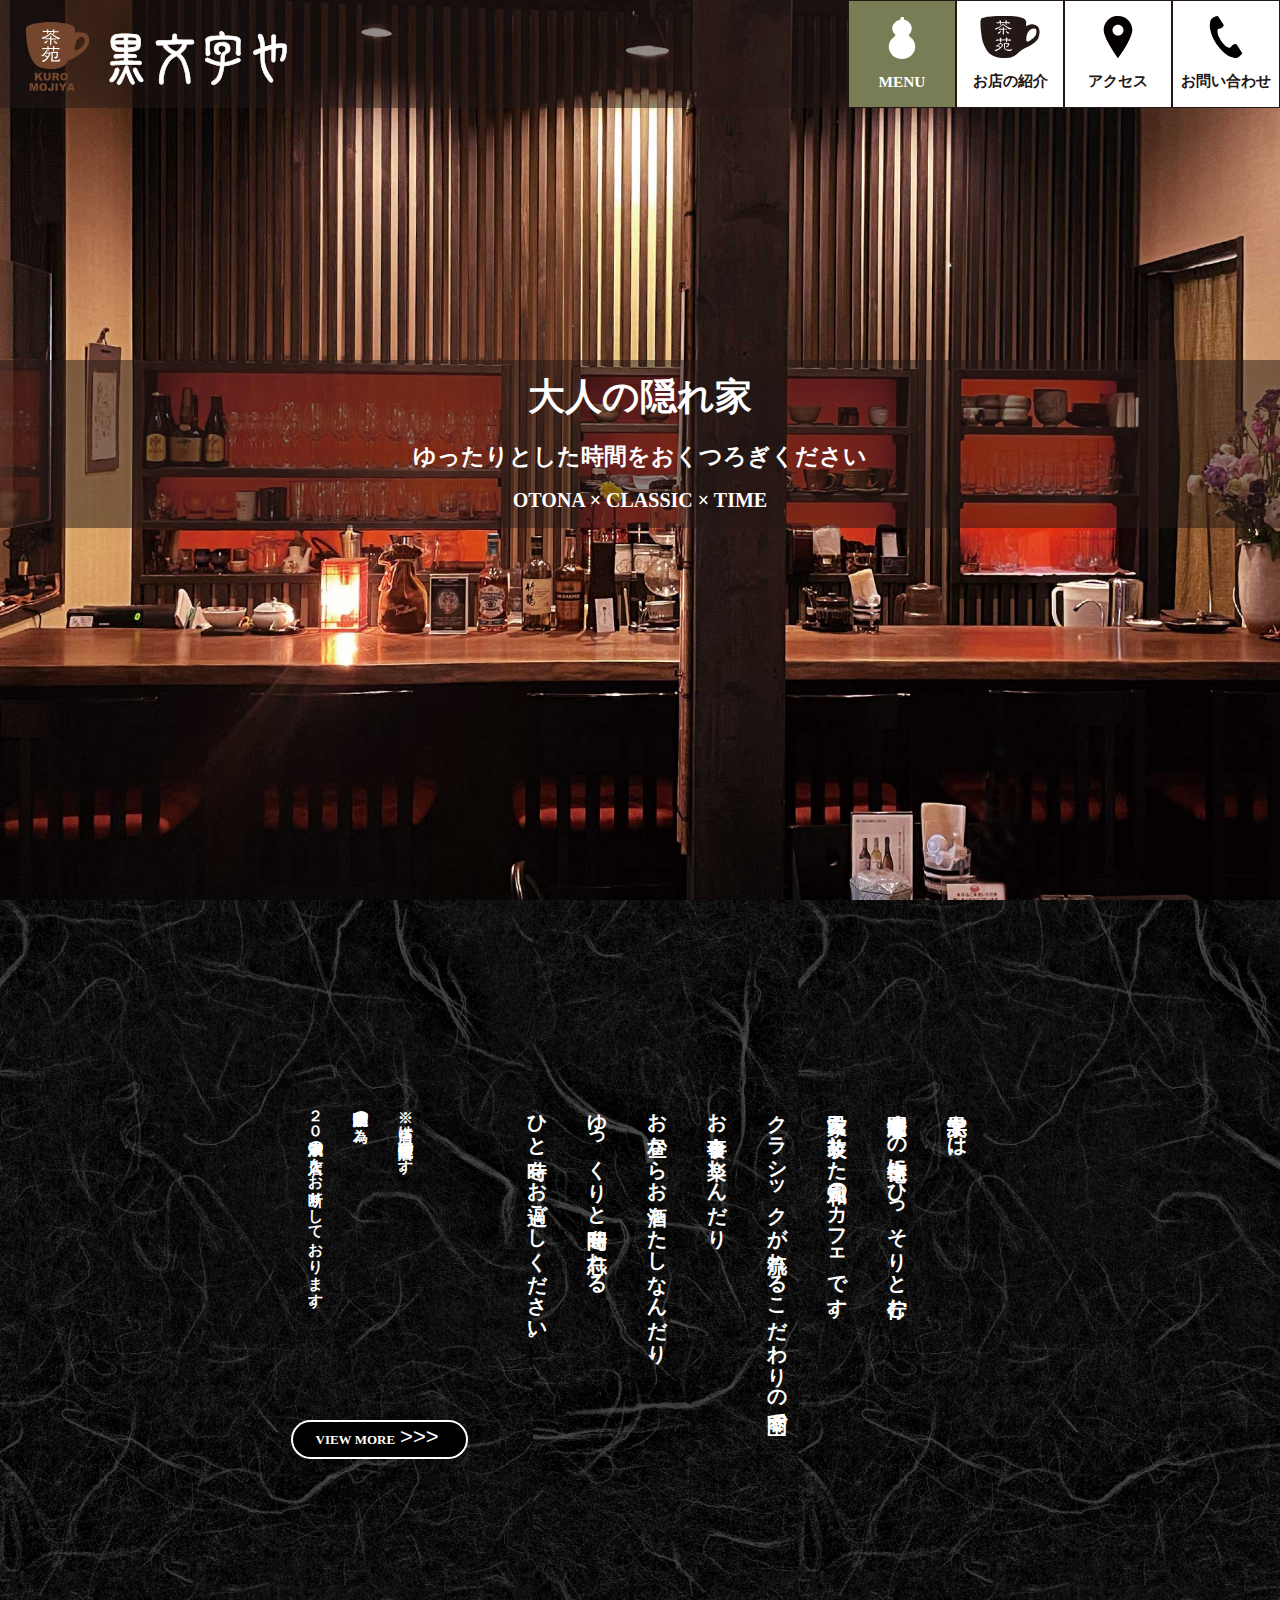
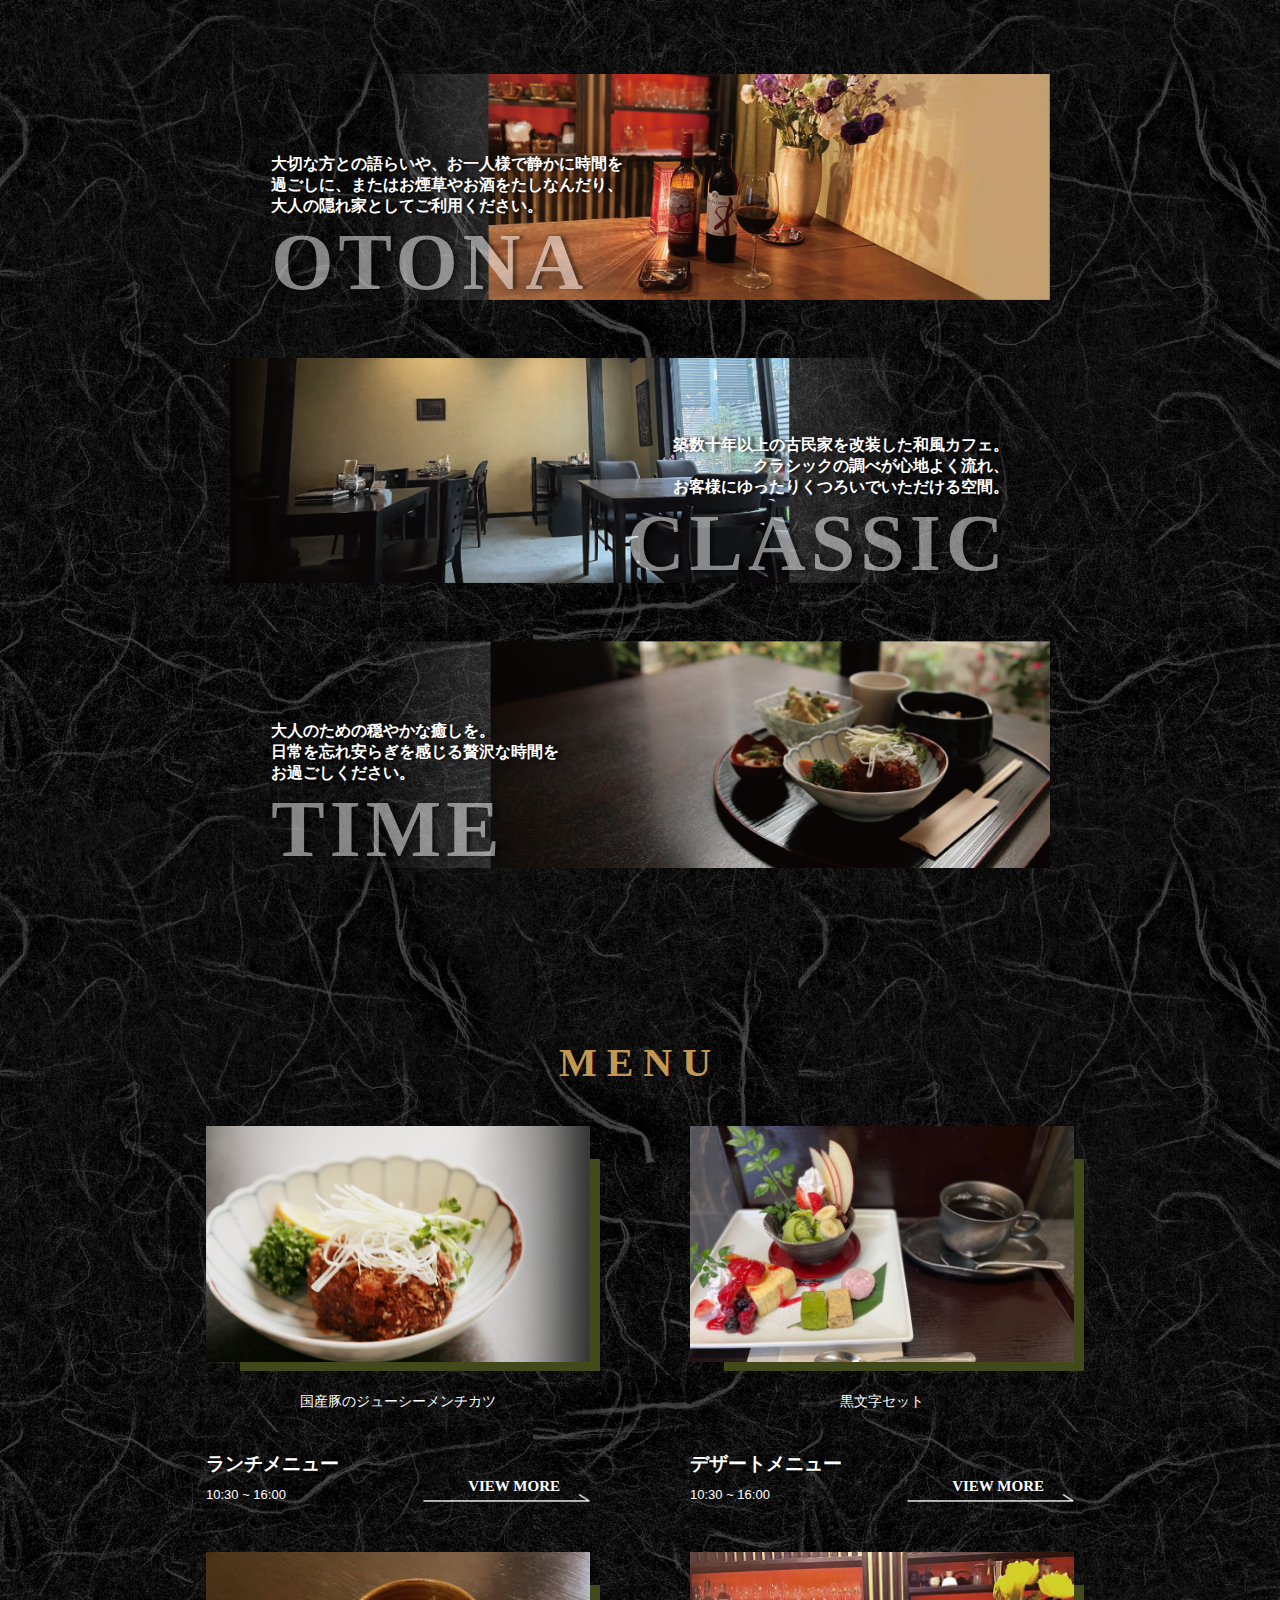
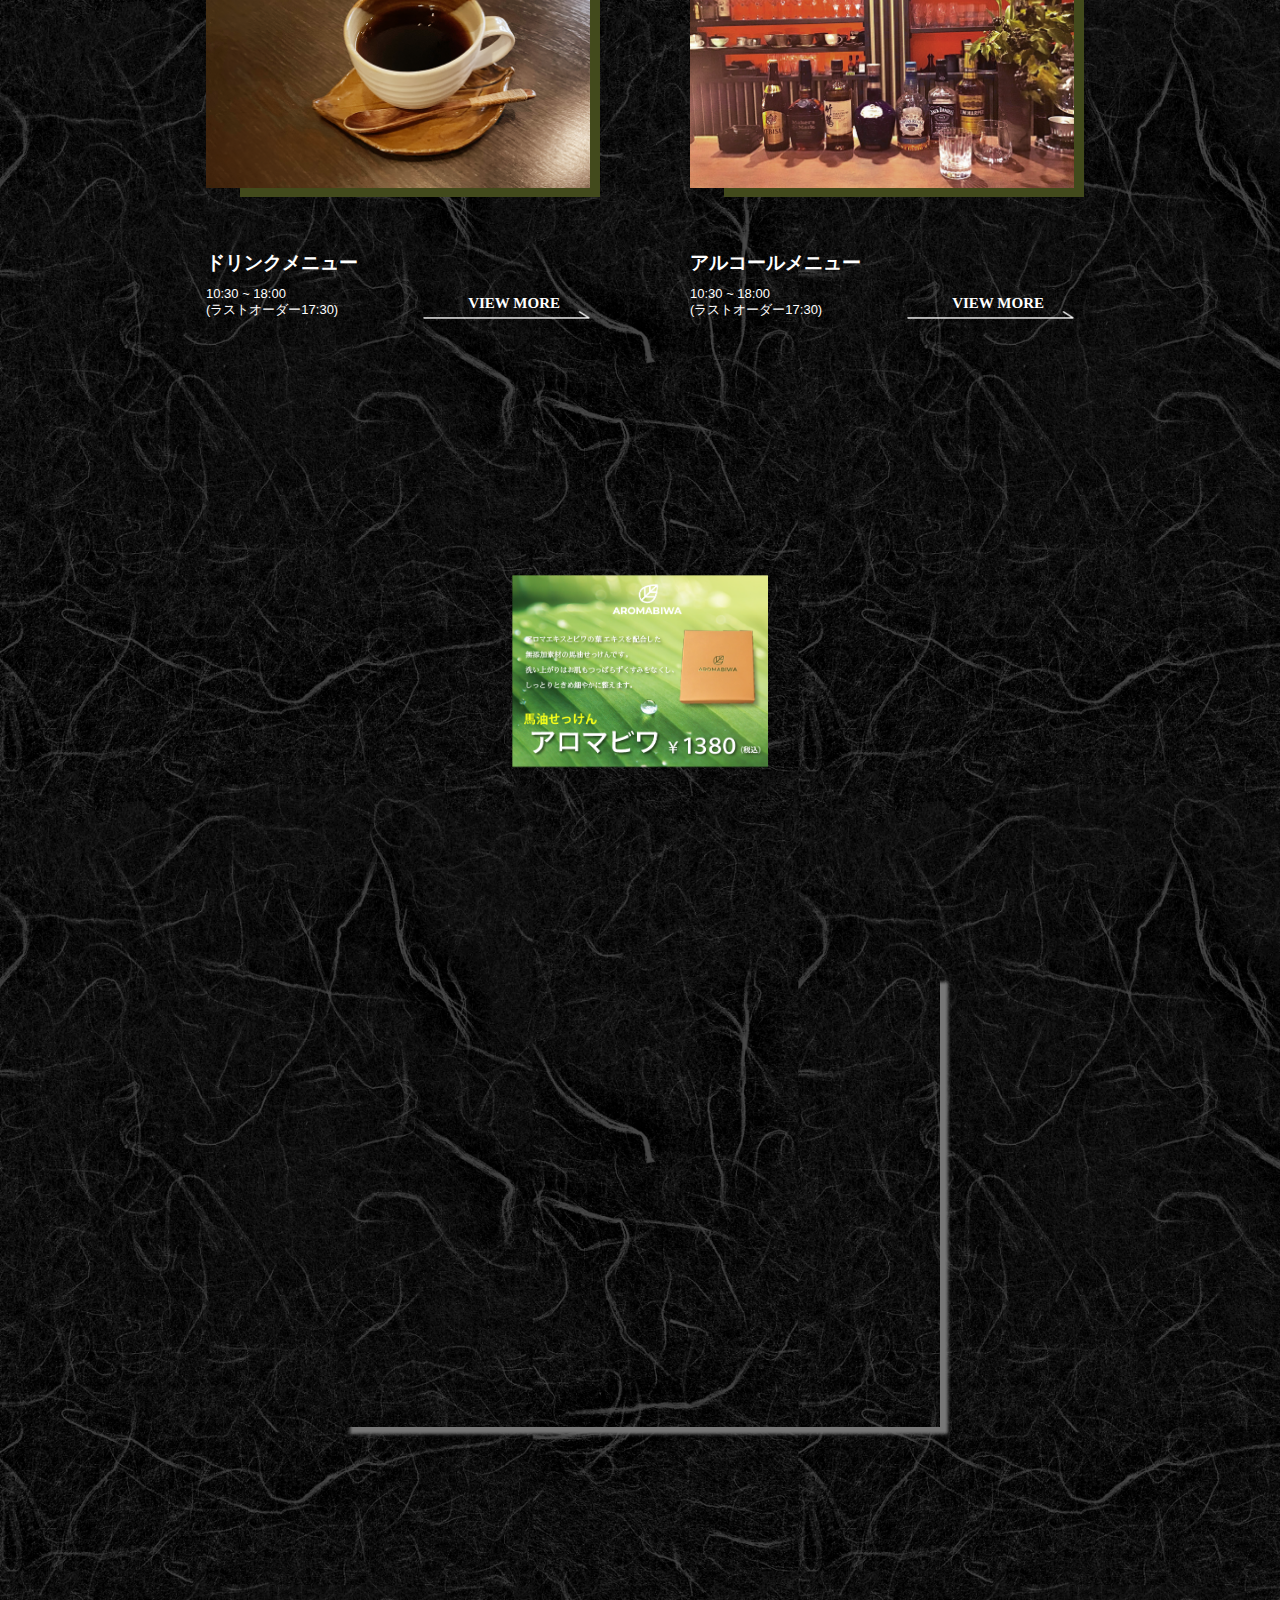
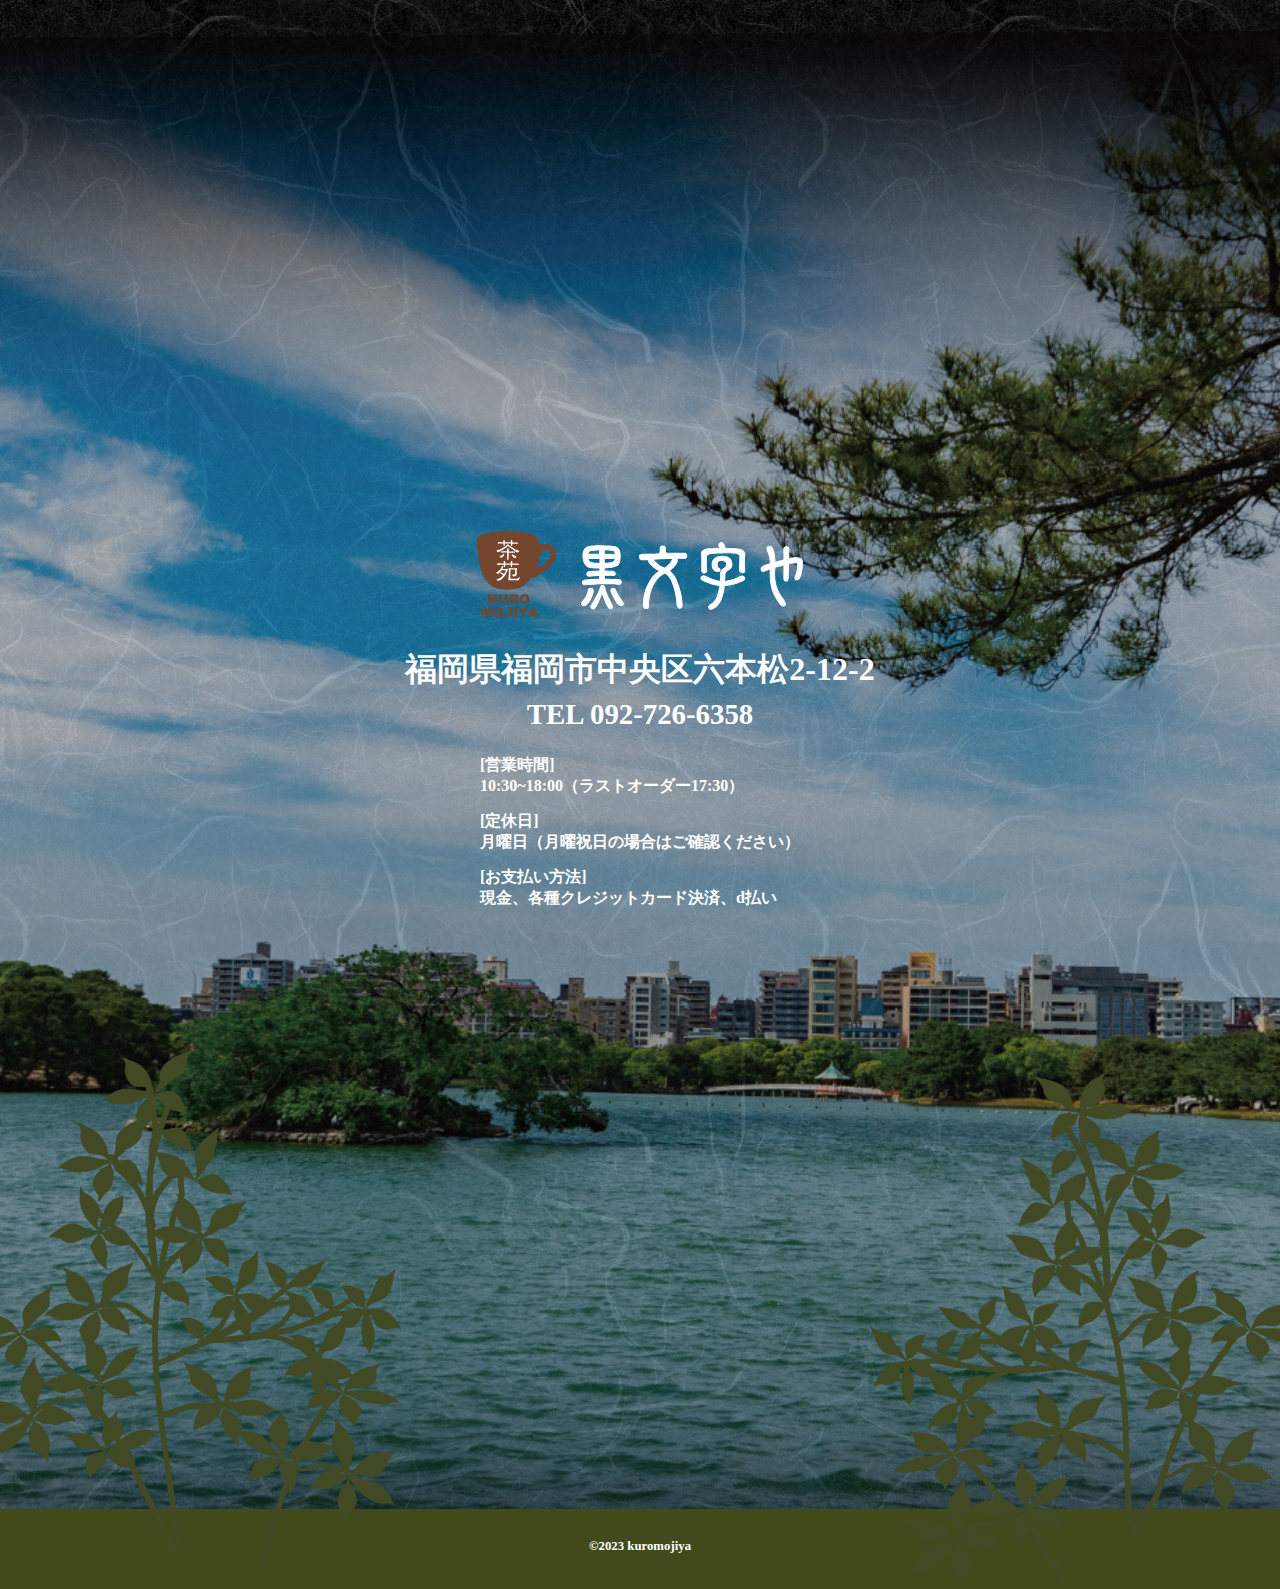
<file: html/index.html>
<!DOCTYPE html>
<html lang="ja">
<head>
    <meta charset="UTF-8">
    <meta name="robots" content="noindex">
    <meta name="viewport" content="width=device-width, initial-scale=1.0">
    <title>黒文字や</title>
    <meta name="description" content="黒文字やは大濠公園近くの住宅街にひっそりと佇む古民家を改装した和風のカフェです。クラシックが流れる和モダンなこだわりの空間でお食事を楽しんだりお昼からお酒をたしなんだり、ゆっくりと時間を忘れるひと時をお過ごしください。">
    <meta name="keywords" content="カフェ,古民家,ランチ,和カフェ,喫煙可,昼飲み,福岡,福岡中央,草香江,大濠,六本松,隠れ家">
    <link rel="icon" href="../img/icon.svg">
    <link rel="stylesheet" href="../css/ress.css">
    <link rel="stylesheet" href="../css/item.css">
    <link rel="stylesheet" href="../css/style.css">
    <link rel="stylesheet" href="../css/sp.css" media="screen and (max-width: 750px)">
    <link rel="stylesheet" href="../css/tablet.css" media="screen and (max-width: 960px)">
</head>
<body>
    <div id="splash" class="is-hidden">
    </div>
    <div id="splash_logo" class="is-hidden">
        <img src="../img/loading.svg" alt="" class="fade">
    </div>
    <header class="header_pc">
        <div class="flex">
            <h1 class="logo"><a href="index.html"><img src="../img/logo.svg" width="309" height="107" alt="黒文字や"></a></h1>
            <nav class="pc-menu">
                <ul class="flex main-nav">
                    <li><a href="menu.html"><div class="icon home"><img src="../img/home.svg" width="56" height="90" alt="HOME"><p class="header-menu">MENU</p></div></a></li>
                    <li><a href="about.html"><div class="icon"><img src="../img/about.svg" width="104" height="82" alt="お店の紹介"><p class="header-menu">お店の紹介</p></div></a></li>
                    <li><a href="access.html"><div class="icon"><img src="../img/access.svg" width="48" height="72" alt="アクセス"><p class="header-menu">アクセス</p></div></a></li>
                    <li><a href="contact.html"><div class="icon"><img src="../img/contact.svg" width="63" height="82" alt="お問い合わせ"><p class="header-menu">お問い合わせ</p></div></a></li>
                </ul>
            </nav>
        </div>
    </header>
    <header class="header_sp">
        <nav class="sp-menu flex">
            <ul class="sub-nav">
                <li><a href="about.html"><div class="icon"><img src="../img/about.svg" width="104" height="82" alt="お店の紹介"><p class="header-menu">お店の紹介</p></div></a></li>
                <li><a href="access.html"><div class="icon"><img src="../img/access.svg" width="48" height="72" alt="アクセス"><p class="header-menu">アクセス</p></div></a></li>
                <li><a href="contact.html"><div class="icon"><img src="../img/contact.svg" width="63" height="82" alt="お問い合わせ"><p class="header-menu">お問い合わせ</p></div></a></li>
                <li>
                    <button class="hamburger header_hamburger" id="js-hamburger">
                        <span></span>
                        <span></span>
                        <span></span>
                        <span>MENU</span>
                    </button>
                </li>
            </ul>
            <div class="sp-menu_content" id="js-nav">
                <ul class="sp-menu_list">
                    <li class="sp-menu_item"><a href="menu.html#lunch" class="sp-menu_link">ランチ</a></li>
                    <li class="sp-menu_item"><a href="menu.html#dessert" class="sp-menu_link">デザート</a></li>
                    <li class="sp-menu_item"><a href="menu.html#drink" class="sp-menu_link">ドリンク</a></li>
                    <li class="sp-menu_item"><a href="menu.html#alcohol" class="sp-menu_link">アルコール</a></li>
                </ul>
            </div>
        </nav>
    </header>

    <div class="slide-wrapper">
        <div id="slider">
            <div class="fv slide"></div>
            <div class="fv2 slide"></div>
            <div class="fv3 slide"></div>
        </div>
        <div class="wrapper">
            <p class="top">大人の隠れ家</p>
            <p class="center">ゆったりとした時間をおくつろぎください</p>
            <p class="bottom">OTONA &times; CLASSIC &times; TIME</p>
        </div>
    </div>

    <div class="concept">
        <div class="concept_flex">
            <p class="attention">
                ※当店は喫煙可能店です。<br>
                受動喫煙防止の為、<br>
                ２０歳未満の入店をお断りしております。
            </p>
            <p class="concept_text">黒文字やは、<br>
            大濠公園近くの住宅街にひっそりと佇む<br>
            古民家を改装した和風のカフェです。<br>
            クラシックが流れるこだわりの空間で<br>
            お食事を楽しんだり <br>
            お昼からお酒をたしなんだり、<br>
            ゆっくりと時間を忘れる <br>
            ひと時をお過ごしください。
            </p>
        </div>
        <a href="about.html">
        <div class="viewmore_flex">
            <p class="viewmore">VIEW MORE</p>
            <p class="viewmore_kozuka">>>></p>
        </div>
        </a>    
    </div>

    <div class="concept">
        
    </div>
    <div class="about_wrapper otona">
        <div class="about_img">
            <img src="../img/OTONA.png" class="pc-img" alt="">
            <img src="../img/OTONA-S.jpg" alt="" class="sp-img">
        </div>
        <div class="box">
            <p class="box_font">大切な方との語らいや、お一人様で静かに時間を<br>
                過ごしに、またはお煙草やお酒をたしなんだり、<br>
                大人の隠れ家としてご利用ください。
            </p>
            <p class="box_title">OTONA</p>   
        </div>
    </div>

    <div class="about_wrapper classic">
        <div class="about_img">
            <img src="../img/CLASSIC.png" class="pc-img" alt="">
            <img src="../img/CLASSIC-S.jpg" alt="" class="sp-img">
        </div>
        <div class="right_box">
            <p class="box_font">築数十年以上の古民家を改装した和風カフェ。<br>
                クラシックの調べが心地よく流れ、<br>
                お客様にゆったりくつろいでいただける空間。
            </p>
            <p class="box_title">CLASSIC</p>   
        </div>
    </div>

    <div class="about_wrapper otona">
        <div class="about_img">
            <img src="../img/time.png" class="pc-img" alt="">
            <img src="../img/TIME-S.jpg" alt="" class="sp-img">
        </div>
        <div class="box">
            <p class="box_font">大人のための穏やかな癒しを。<br>
                日常を忘れ安らぎを感じる贅沢な時間を<br>
                お過ごしください。
            </p>
            <p class="box_title">TIME</p>    
        </div>
    </div>

    <div class="menu">
        <h2>MENU</h2>

        <div class="menu_flex">
            <div class="lunch">
                <img class="menu_img" src="../img/mentikatu2-2.png" alt="">
                <p class="kozuka">国産豚のジューシーメンチカツ</p>
                <div class="menu_title">
                    <div class="center_font">
                        <p class="menu_font">ランチメニュー</p>
                        <p class="time_font">10:30 ~ 16:00</p>
                    </div>
                    <a class="view" href="menu.html#lunch"><p>VIEW MORE</p></a>
                </div>
            </div>
            <div class="desert">
                <img class="menu_img" src="../img/sweet.jpg" alt="">
                <p class="kozuka">黒文字セット</p>
                <div class="menu_title">
                    <div class="center_font">
                        <p class="menu_font">デザートメニュー</p>
                        <p class="time_font">10:30 ~ 16:00</p>
                    </div>
                    <a class="view" href="menu.html#dessert"><p>VIEW MORE</p></a>
                </div>
            </div>
        </div>

        <div class="menu_flex">
            <div class="lunch">
                <img class="menu_img" src="../img/coffee.png" alt="">

                <div class="menu_title under">
                    <div class="center_font">
                        <p class="menu_font">ドリンクメニュー</p>
                        <p class="time_font">10:30 ~ 18:00 <span>(ラストオーダー17:30)</span></p>
                    </div>
                    <a class="view" href="menu.html#drink"><p>VIEW MORE</p></a>
                </div>
            </div>
            <div class="desert">
                <img class="menu_img" src="../img/alcohol.jpg" alt="">

                <div class="menu_title under">
                    <div class="center_font">
                        <p class="menu_font">アルコールメニュー</p>
                        <p class="time_font">10:30 ~ 18:00 <span>(ラストオーダー17:30)</span></p>
                    </div>
                    <a class="view" href="menu.html#alcohol"><p>VIEW MORE</p></a>
                </div>
            </div>
        </div>

        <div class="banner">
            <img src="../img/AROMABIWA.png" alt="">
        </div>

        <div class="map">
            <iframe src="https://www.google.com/maps/embed?pb=!1m18!1m12!1m3!1d3323.9634485112792!2d130.37251117569636!3d33.5802982733383!2m3!1f0!2f0!3f0!3m2!1i1024!2i768!4f13.1!3m3!1m2!1s0x354193c8ccaa7dd9%3A0x2e4cedb5c267fc0!2z6buS5paH5a2X44KE!5e0!3m2!1sja!2sjp!4v1702352279576!5m2!1sja!2sjp" width="600" height="450" style="border:0;" allowfullscreen="" loading="lazy" referrerpolicy="no-referrer-when-downgrade"></iframe>
        </div>

    </div>

    <footer>
        <div class="relative">
            <div class="absolute">
                <img src="../img/logo.svg" alt="" class="footer_logo">
                <div class="address">福岡県福岡市中央区六本松2-12-2</div>
                <div class="tel">TEL   092-726-6358</div>
                <div class="info">
                    <div class="footer_item">
                        <p>[営業時間]<br>
                        10:30~18:00（ラストオーダー17:30）</p>
                    </div>
                    <div class="footer_item">
                        <p>[定休日]<br>
                        月曜日（月曜祝日の場合はご確認ください）</p>
                    </div>
                    <div class="footer_item">
                        <p>[お支払い方法]<br>
                        現金、各種クレジットカード決済、d払い</p>
                    </div>
                </div>
            </div>
        </div>
        <div class="footer_bottom">
            <div class="footer_tree">
               <img src="../img/footer_tree.png" alt="">
            </div>
            <small>&copy;2023 kuromojiya</small>
        </div>
    </footer>

    <script src="https://code.jquery.com/jquery-3.4.1.min.js" integrity="sha256-CSXorXvZcTkaix6Yvo6HppcZGetbYMGWSFlBw8HfCJo="  crossorigin="anonymous"></script>
    <script src="../js/main.js"></script>
    <script src="../js/item.js"></script>
</body>
</html>
</file>
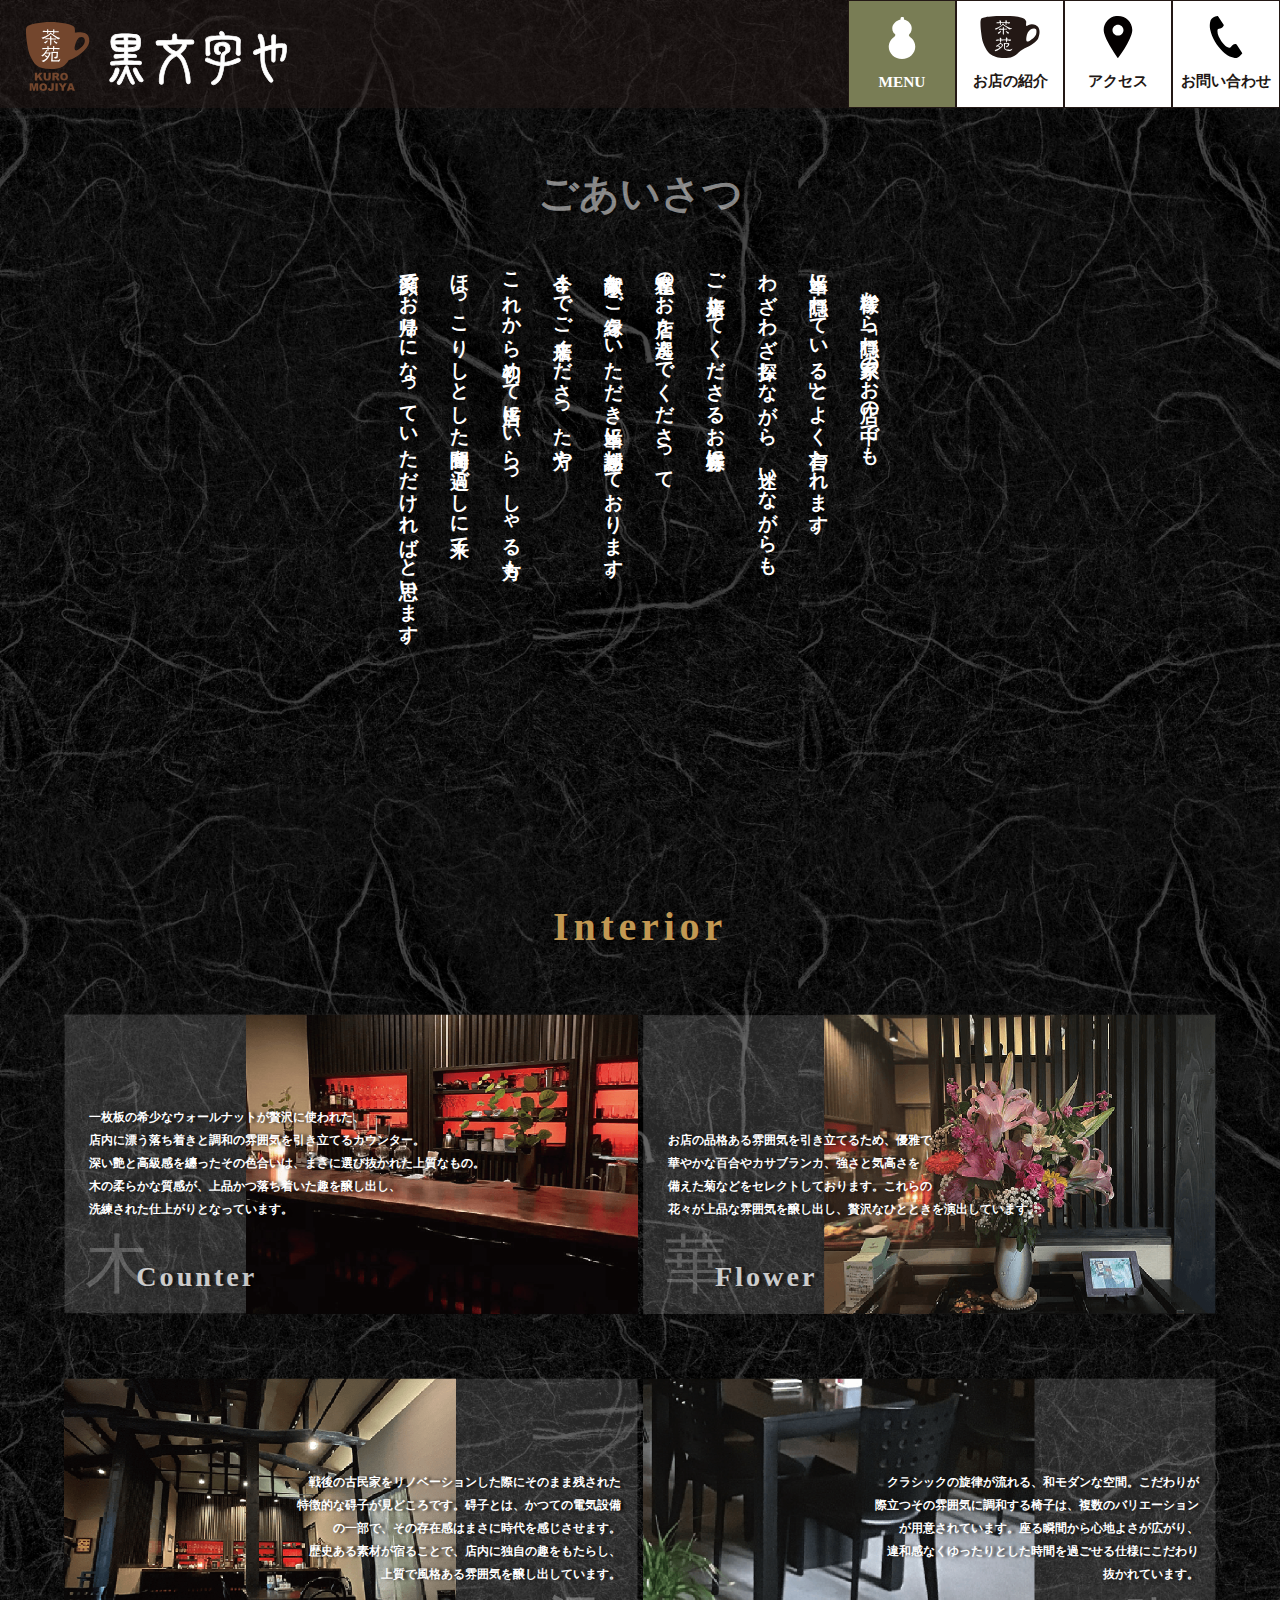
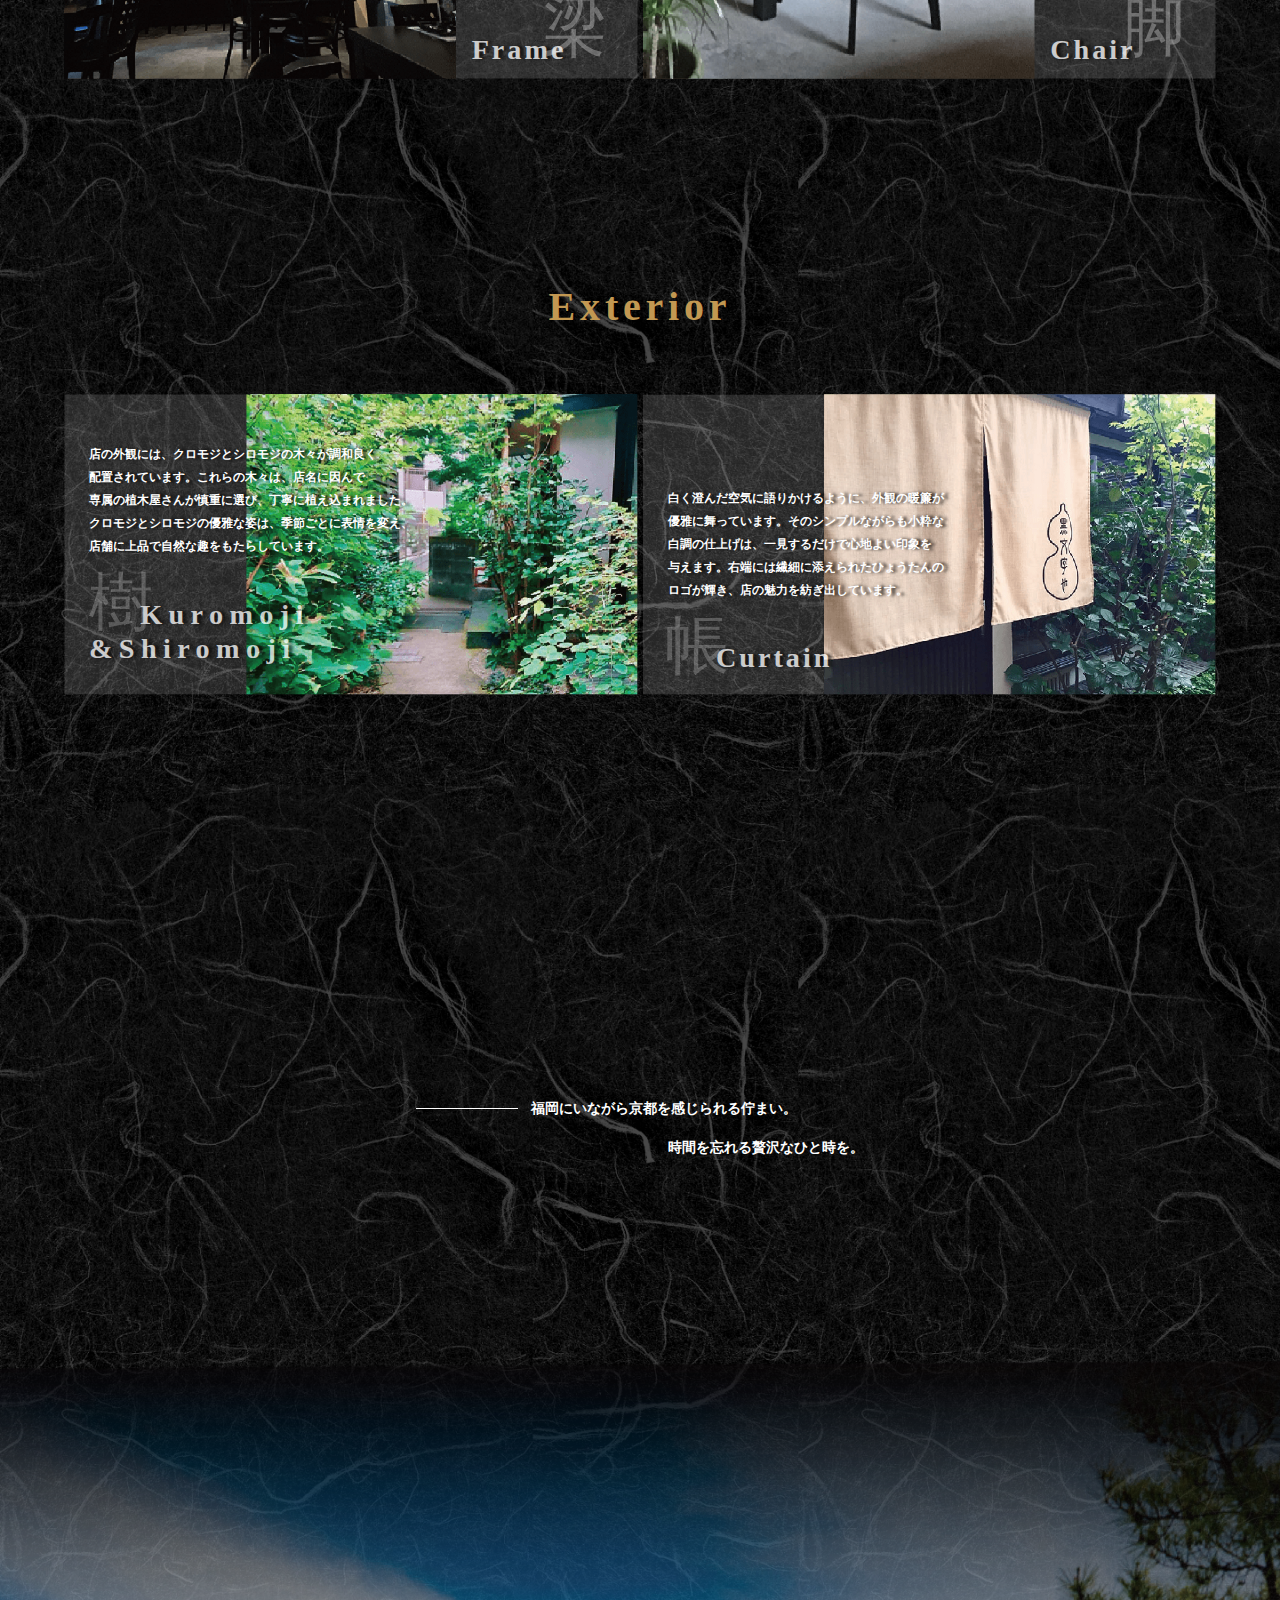
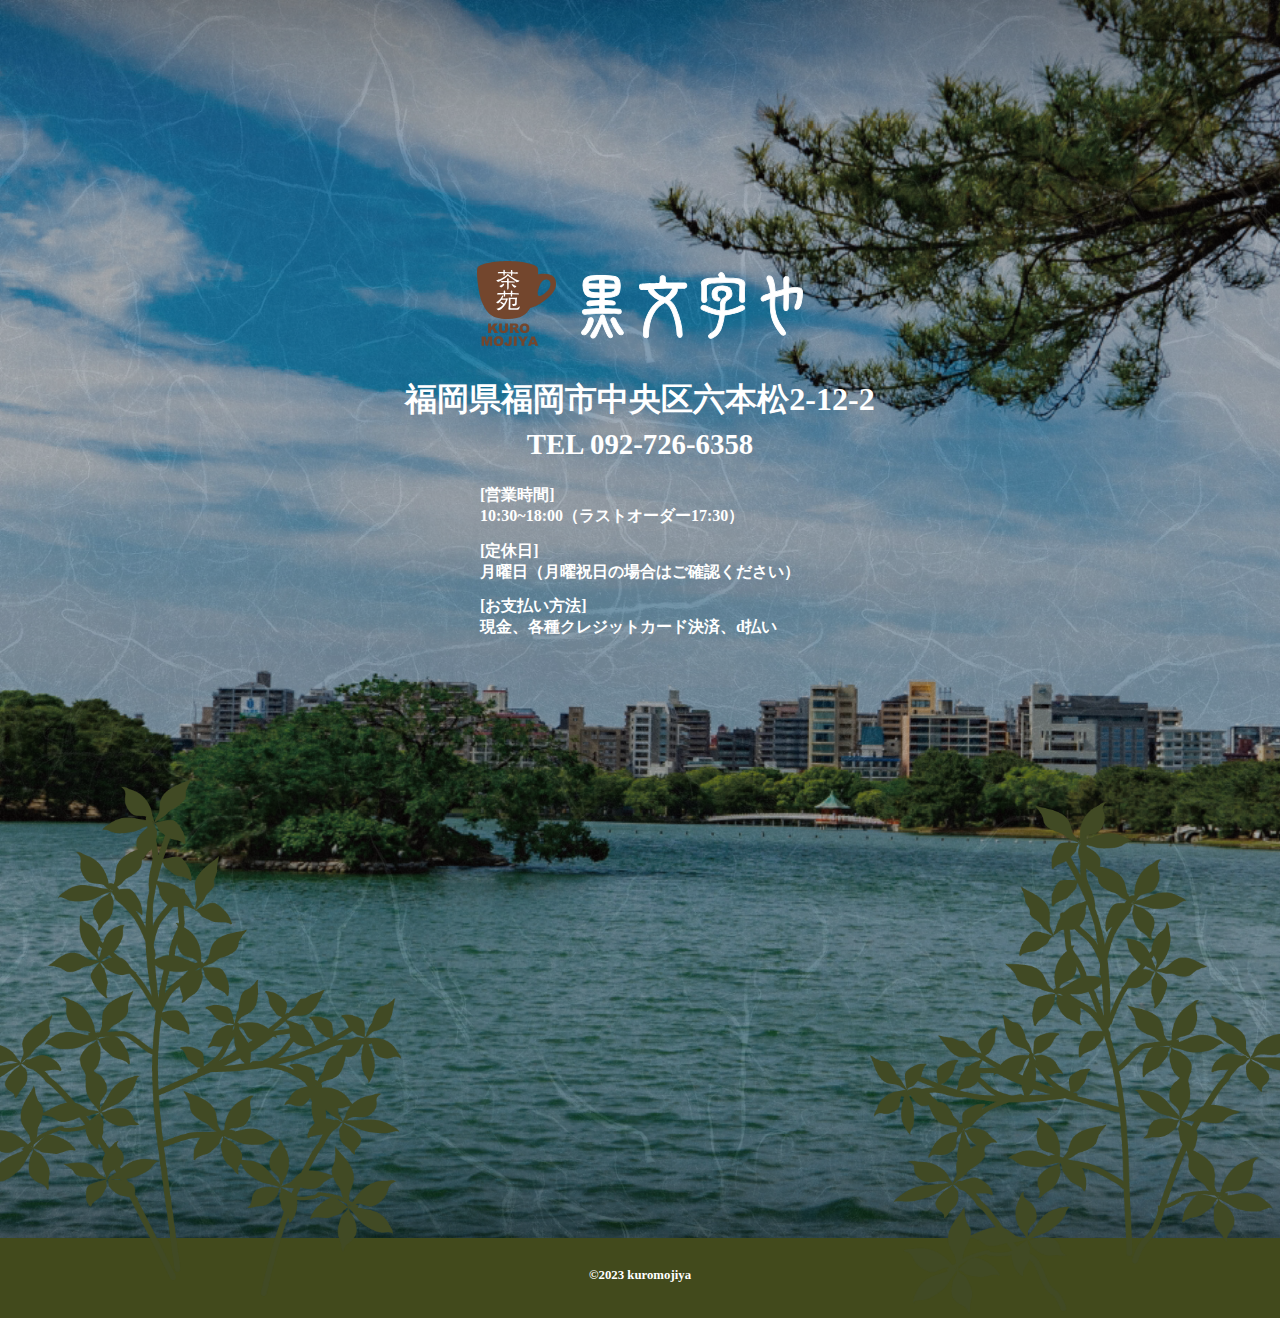
<file: html/about.html>
<!DOCTYPE html>
<html lang="ja">
<head>
    <meta charset="UTF-8">
    <meta name="robots" content="noindex">
    <meta name="viewport" content="width=device-width, initial-scale=1.0">
    <title>黒文字や</title>
    <link rel="icon" href="../img/icon.svg">
    <link rel="stylesheet" href="../css/ress.css">
    <link rel="stylesheet" href="../css/sp.css" media="screen and (max-width: 750px)">
    <link rel="stylesheet" href="../css/about.css">
    <link rel="stylesheet" href="../css/item.css">
    
</head>

<body>
    <header class="header_pc">
        <div class="flex">
            <h1 class="logo"><a href="index.html"><img src="../img/logo.svg" width="309" height="107" alt="黒文字や"></a></h1>
            <nav class="pc-menu">
                <ul class="flex main-nav">
                    <li><a href="menu.html"><div class="icon home"><img src="../img/home.svg" width="56" height="90" alt="HOME"><p class="header-menu">MENU</p></div></a></li>
                    <li><a href="about.html"><div class="icon"><img src="../img/about.svg" width="104" height="82" alt="お店の紹介"><p class="header-menu">お店の紹介</p></div></a></li>
                    <li><a href="access.html"><div class="icon"><img src="../img/access.svg" width="48" height="72" alt="アクセス"><p class="header-menu">アクセス</p></div></a></li>
                    <li><a href="contact.html"><div class="icon"><img src="../img/contact.svg" width="63" height="82" alt="お問い合わせ"><p class="header-menu">お問い合わせ</p></div></a></li>
                </ul>
            </nav>
        </div>
    </header>
    <header class="header_sp">
        <nav class="sp-menu flex">
            <ul class="sub-nav">
                <li><a href="about.html"><div class="icon"><img src="../img/about.svg" width="104" height="82" alt="お店の紹介"><p class="header-menu">お店の紹介</p></div></a></li>
                <li><a href="access.html"><div class="icon"><img src="../img/access.svg" width="48" height="72" alt="アクセス"><p class="header-menu">アクセス</p></div></a></li>
                <li><a href="contact.html"><div class="icon"><img src="../img/contact.svg" width="63" height="82" alt="お問い合わせ"><p class="header-menu">お問い合わせ</p></div></a></li>
                <li>
                    <button class="hamburger header_hamburger" id="js-hamburger">
                        <span></span>
                        <span></span>
                        <span></span>
                        <span>MENU</span>
                    </button>
                </li>
            </ul>
        </nav>
    </header>

    <div class="main">
        <div class="first_message">
            <p class="message">ごあいさつ</p>
            <p class="message_text">
                　皆様から「隠れ家系のお店の中でも<br>
                本当に隠れている」とよく言われます。<br>
                わざわざ探しながら、迷いながらも<br>
                ご来店してくださるお客様方に、<br>
                私達のお店を選んでくださって<br>
                素敵なご縁をいただき本当に感謝しております。<br>
                今までご来店くださった方や<br>
                これから初めて当店にいらっしゃる方も、<br>
                ほっこりしとした時間を過ごしに来て、<br>
                笑顔でお帰りになっていただければと思います。
            </p>
        </div>

        <h2>Interior</h2>

        <div class="interior_flex">
            <div class="interior_box">
                <div class="interior_img">
                    <img src="../img/counter.png" alt="">
                </div>

                <div class="interior_txt">
                    <p class="shadow_font">
                        一枚板の希少なウォールナットが贅沢に使われた、<br>
                        店内に漂う落ち着きと調和の雰囲気を引き立てるカウンター。<br>
                        深い艶と高級感を纏ったその色合いは、まさに選び抜かれた上質なもの。<br>
                        木の柔らかな質感が、上品かつ落ち着いた趣を醸し出し、 <br>
                        洗練された仕上がりとなっています。
                    </p>
                    <p class="interior_title"><span class="shadow">木</span>Counter</p>
                </div>
            </div>
            

            <div class="interior_box">
                <div class="interior_img">
                    <img src="../img/flower.png" alt="">
                </div>

                <div class="interior_txt">
                    <p class="shadow_font">
                        お店の品格ある雰囲気を引き立てるため、優雅で<br>
                        華やかな百合やカサブランカ、強さと気高さを<br>
                        備えた菊などをセレクトしております。これらの<br>
                        花々が上品な雰囲気を醸し出し、贅沢なひとときを演出しています。
                    </p>
                    <p class="interior_title"><span class="shadow">華</span>Flower</p>
                </div>
            </div>
        </div>

        <div class="interior_flex bottombox">
            <div class="interior_box">
                <div class="interior_img">
                    <img src="../img/frame.png" alt="">
                </div>

                <div class="interior_txt right_box">
                    <p class="shadow_font">
                        戦後の古民家をリノベーションした際にそのまま残された<br>
                        特徴的な碍子が見どころです。碍子とは、かつての電気設備<br>
                        の一部で、その存在感はまさに時代を感じさせます。<br>
                        歴史ある素材が宿ることで、店内に独自の趣をもたらし、<br>
                        上質で風格ある雰囲気を醸し出しています。
                    </p>
                    <div class="rightbox_under">
                        <p class="interior_title under_title">Frame</p>
                        <p class="shadow under_shadow">梁</p>
                    </div>
                </div>
            </div>
            

            <div class="interior_box">
                <div class="interior_img">
                    <img src="../img/seat.png" alt="">
                </div>

                <div class="interior_txt right_box">
                    <p class="shadow_font">
                        クラシックの旋律が流れる、和モダンな空間。こだわりが<br>
                        際立つその雰囲気に調和する椅子は、複数のバリエーション<br>
                        が用意されています。座る瞬間から心地よさが広がり、<br>
                        違和感なくゆったりとした時間を過ごせる仕様にこだわり<br>
                        抜かれています。
                    </p>
                    <div class="rightbox_under">
                        <p class="interior_title under_title">Chair</p>
                        <p class="shadow under_shadow">脚</p>
                    </div>
                </div>
            </div>
        </div>

        <h2>Exterior</h2>

        <div class="interior_flex">
            <div class="interior_box">
                <div class="interior_img">
                    <img src="../img/tree_moji.png" alt="">
                </div>

                <div class="interior_txt">
                    <p class="shadow_font">
                        店の外観には、クロモジとシロモジの木々が調和良く<br>
                        配置されています。これらの木々は、店名に因んで<br>
                        専属の植木屋さんが慎重に選び、丁寧に植え込まれました。<br>
                        クロモジとシロモジの優雅な姿は、季節ごとに表情を変え、<br>
                        店舗に上品で自然な趣をもたらしています。
                    </p>
                    <p class="interior_title kuromoji"><span class="shadow">樹</span>Kuromoji<br>
                        &Shiromoji</p>
                </div>
            </div>
            

            <div class="interior_box">
                <div class="interior_img">
                    <img src="../img/curtain.png" alt="">
                </div>

                <div class="interior_txt">
                    <p class="shadow_font">
                        白く澄んだ空気に語りかけるように、外観の暖簾が<br>
                        優雅に舞っています。そのシンプルながらも小粋な<br>
                        白調の仕上げは、一見するだけで心地よい印象を<br>
                        与えます。右端には繊細に添えられたひょうたんの<br>
                        ロゴが輝き、店の魅力を紡ぎ出しています。
                    </p>
                    <p class="interior_title"><span class="shadow">帳</span>Curtain</p>
                </div>
            </div>
        </div>

        <div class="txt_bottom">
            <p class="text_line_left">福岡にいながら京都を感じられる佇まい。</p>
            <p class="text_line_right">時間を忘れる贅沢なひと時を。</p>
        </div>
    </div>
    
    <footer>
        <div class="relative">
            <div class="absolute">
                <img src="../img/logo.svg" alt="" class="footer_logo">
                <div class="address">福岡県福岡市中央区六本松2-12-2</div>
                <div class="tel">TEL   092-726-6358</div>
                <div class="info">
                    <div class="footer_item">
                        <p>[営業時間]<br>
                        10:30~18:00（ラストオーダー17:30）</p>
                    </div>
                    <div class="footer_item">
                        <p>[定休日]<br>
                        月曜日（月曜祝日の場合はご確認ください）</p>
                    </div>
                    <div class="footer_item">
                        <p>[お支払い方法]<br>
                        現金、各種クレジットカード決済、d払い</p>
                    </div>
                </div>
            </div>
        </div>
        <div class="footer_bottom">
            <div class="footer_tree">
                <img src="../img/footer_tree.png" alt="">
            </div>
            <small>&copy;2023 kuromojiya</small>
        </div>
    </footer>

    <script src="https://code.jquery.com/jquery-3.4.1.min.js" integrity="sha256-CSXorXvZcTkaix6Yvo6HppcZGetbYMGWSFlBw8HfCJo="  crossorigin="anonymous"></script>
    <script src="../js/item.js"></script>

</body>
</html>
</file>
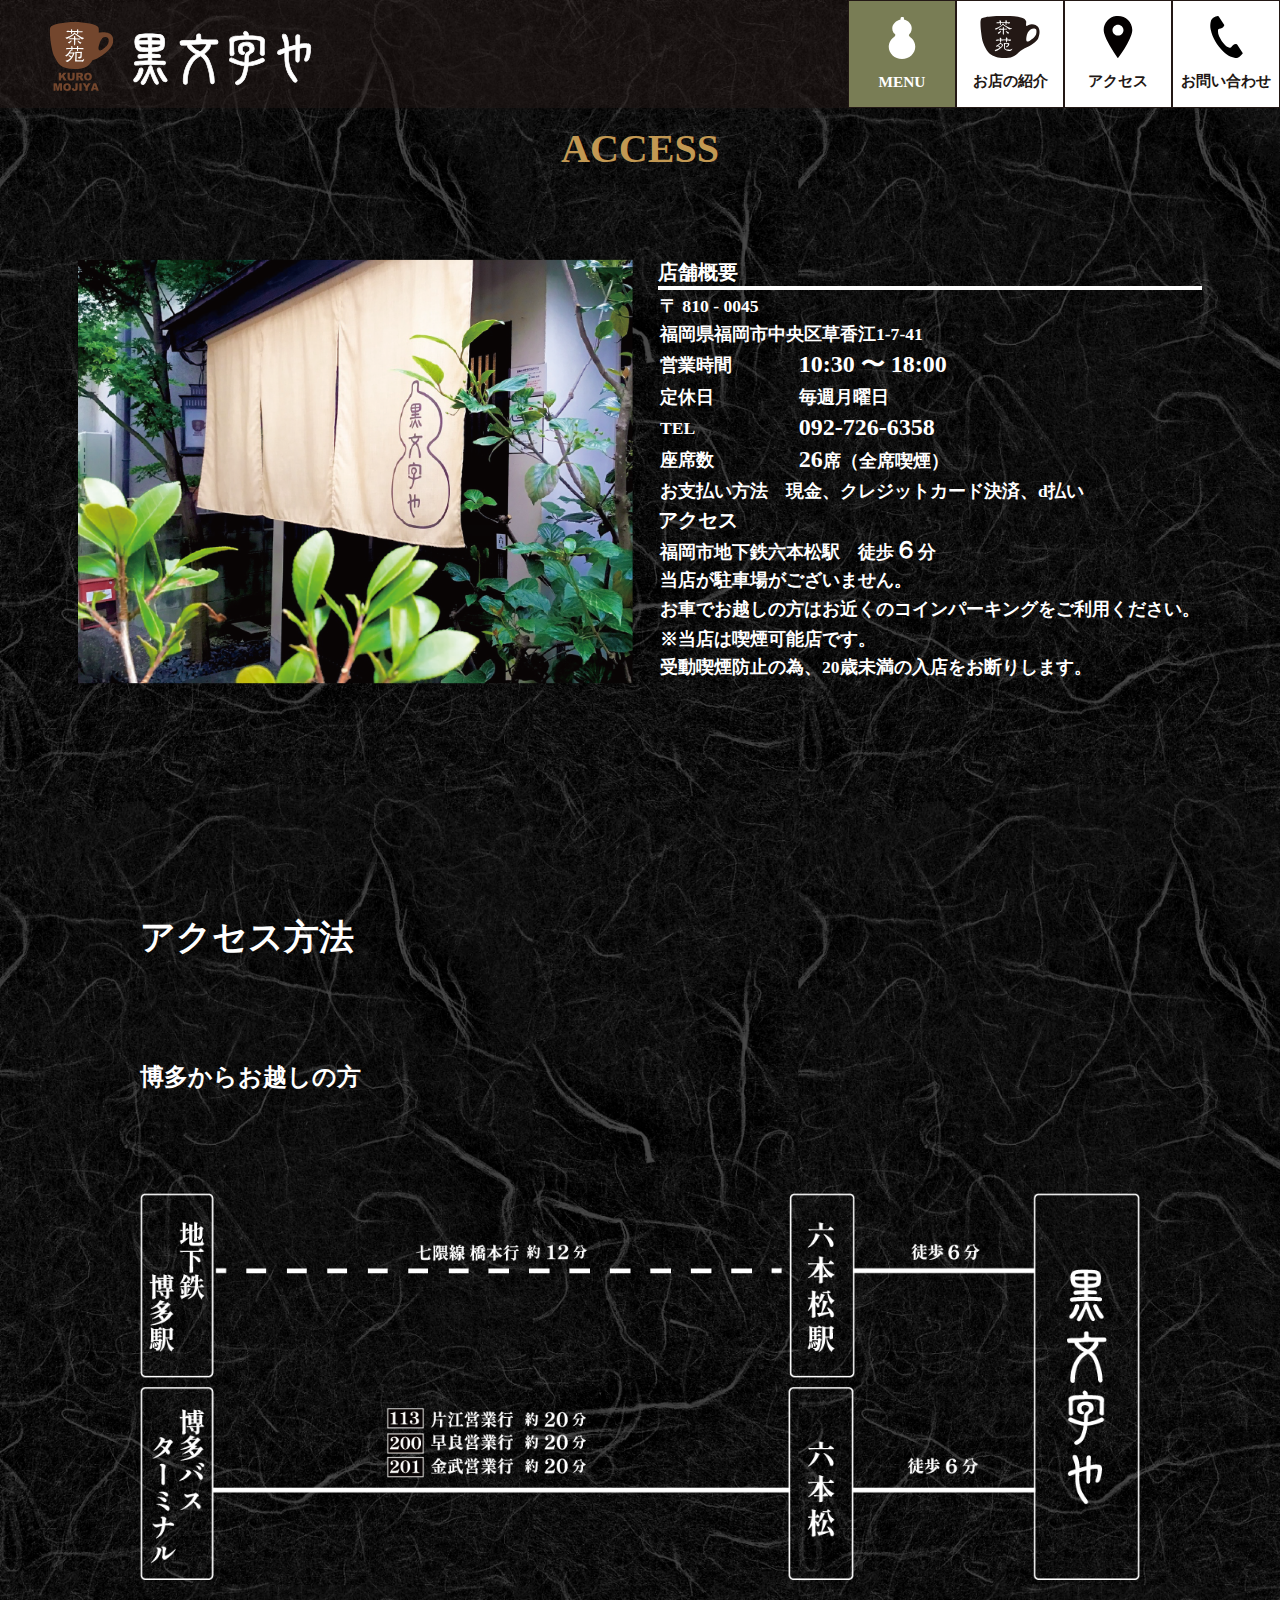
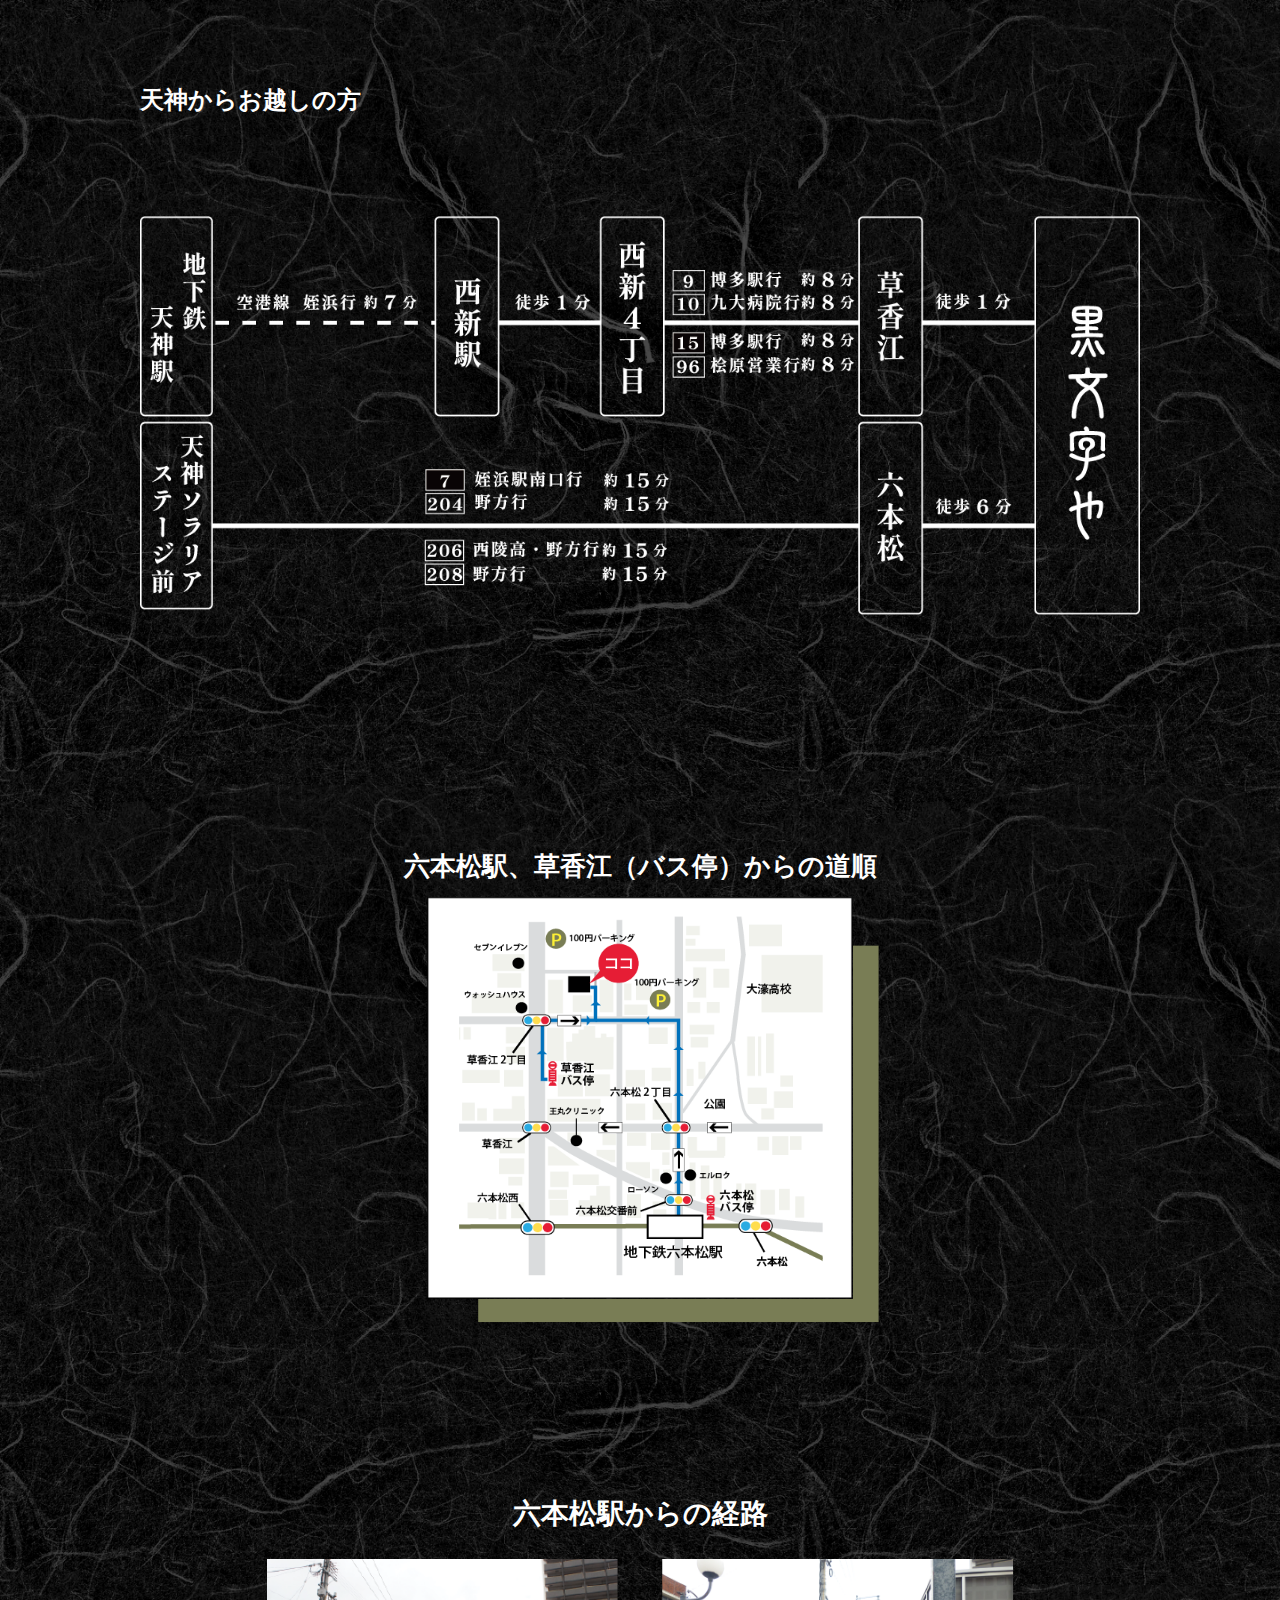
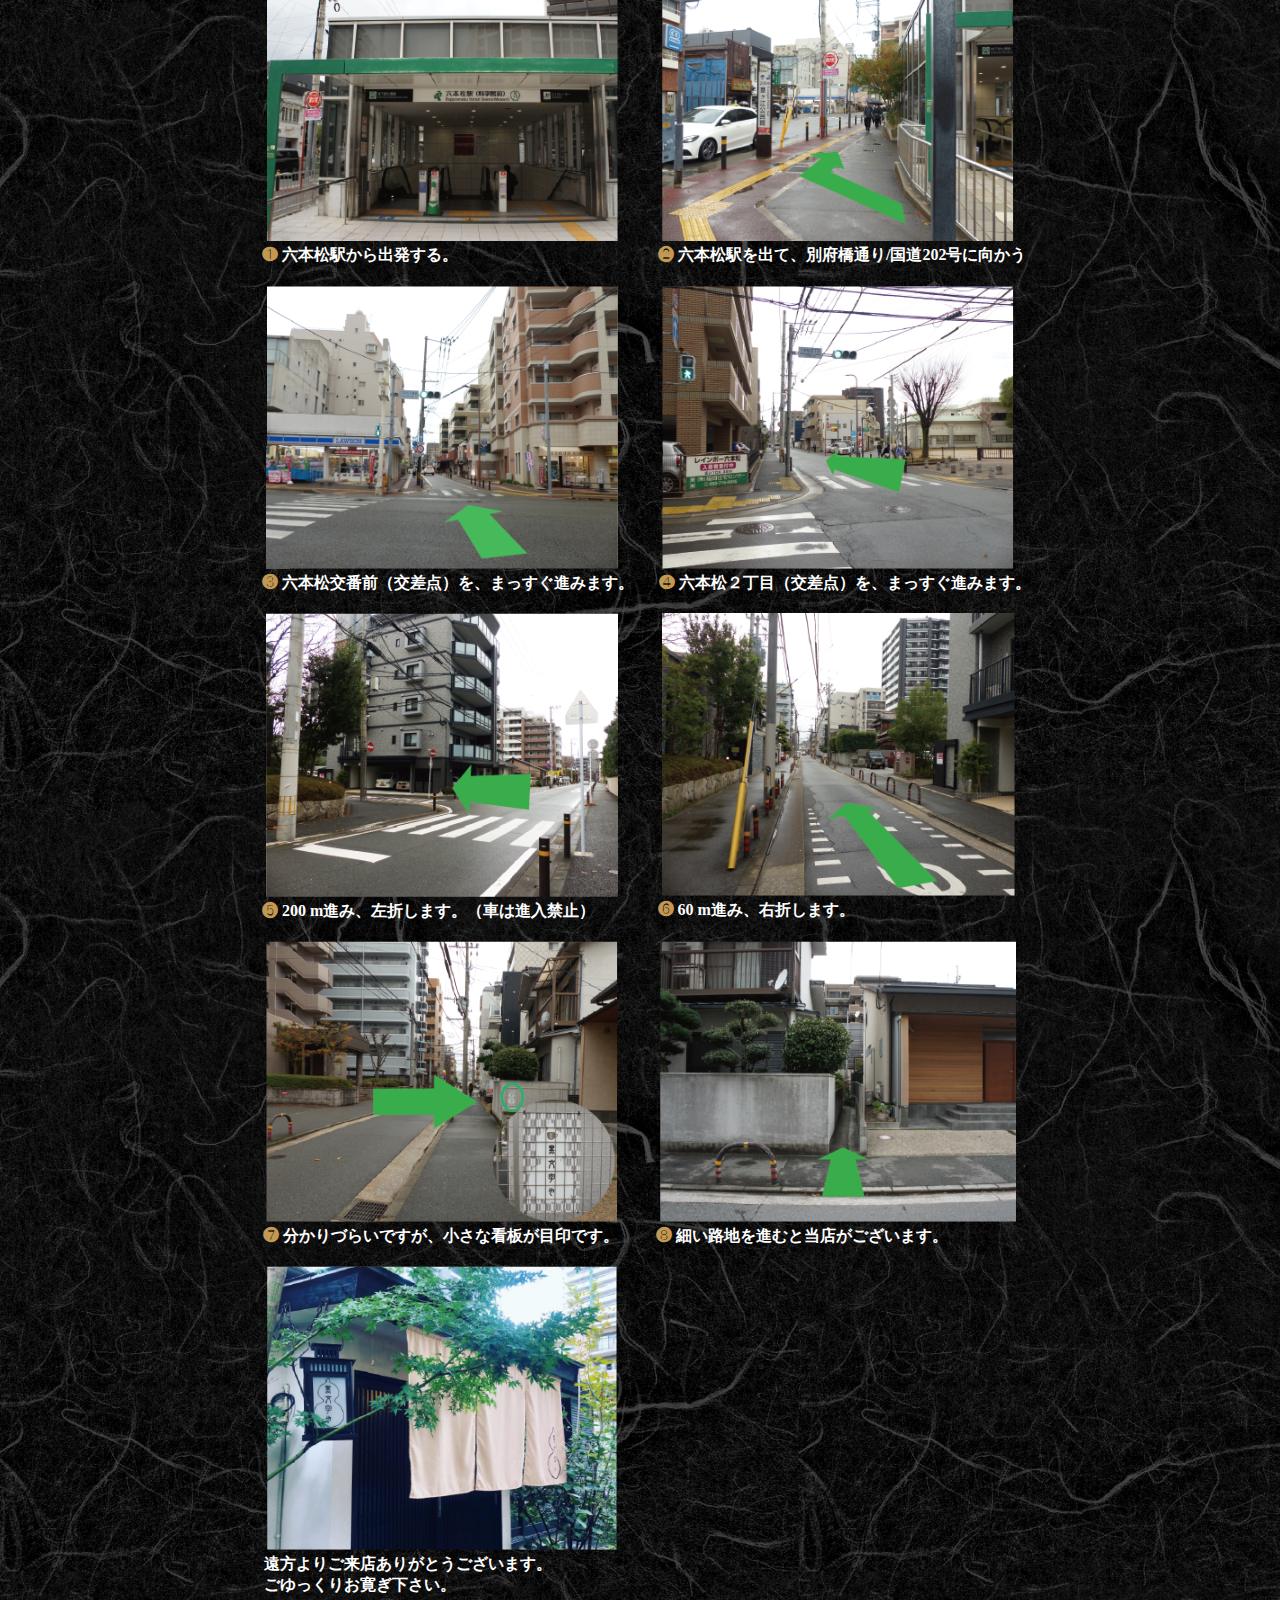
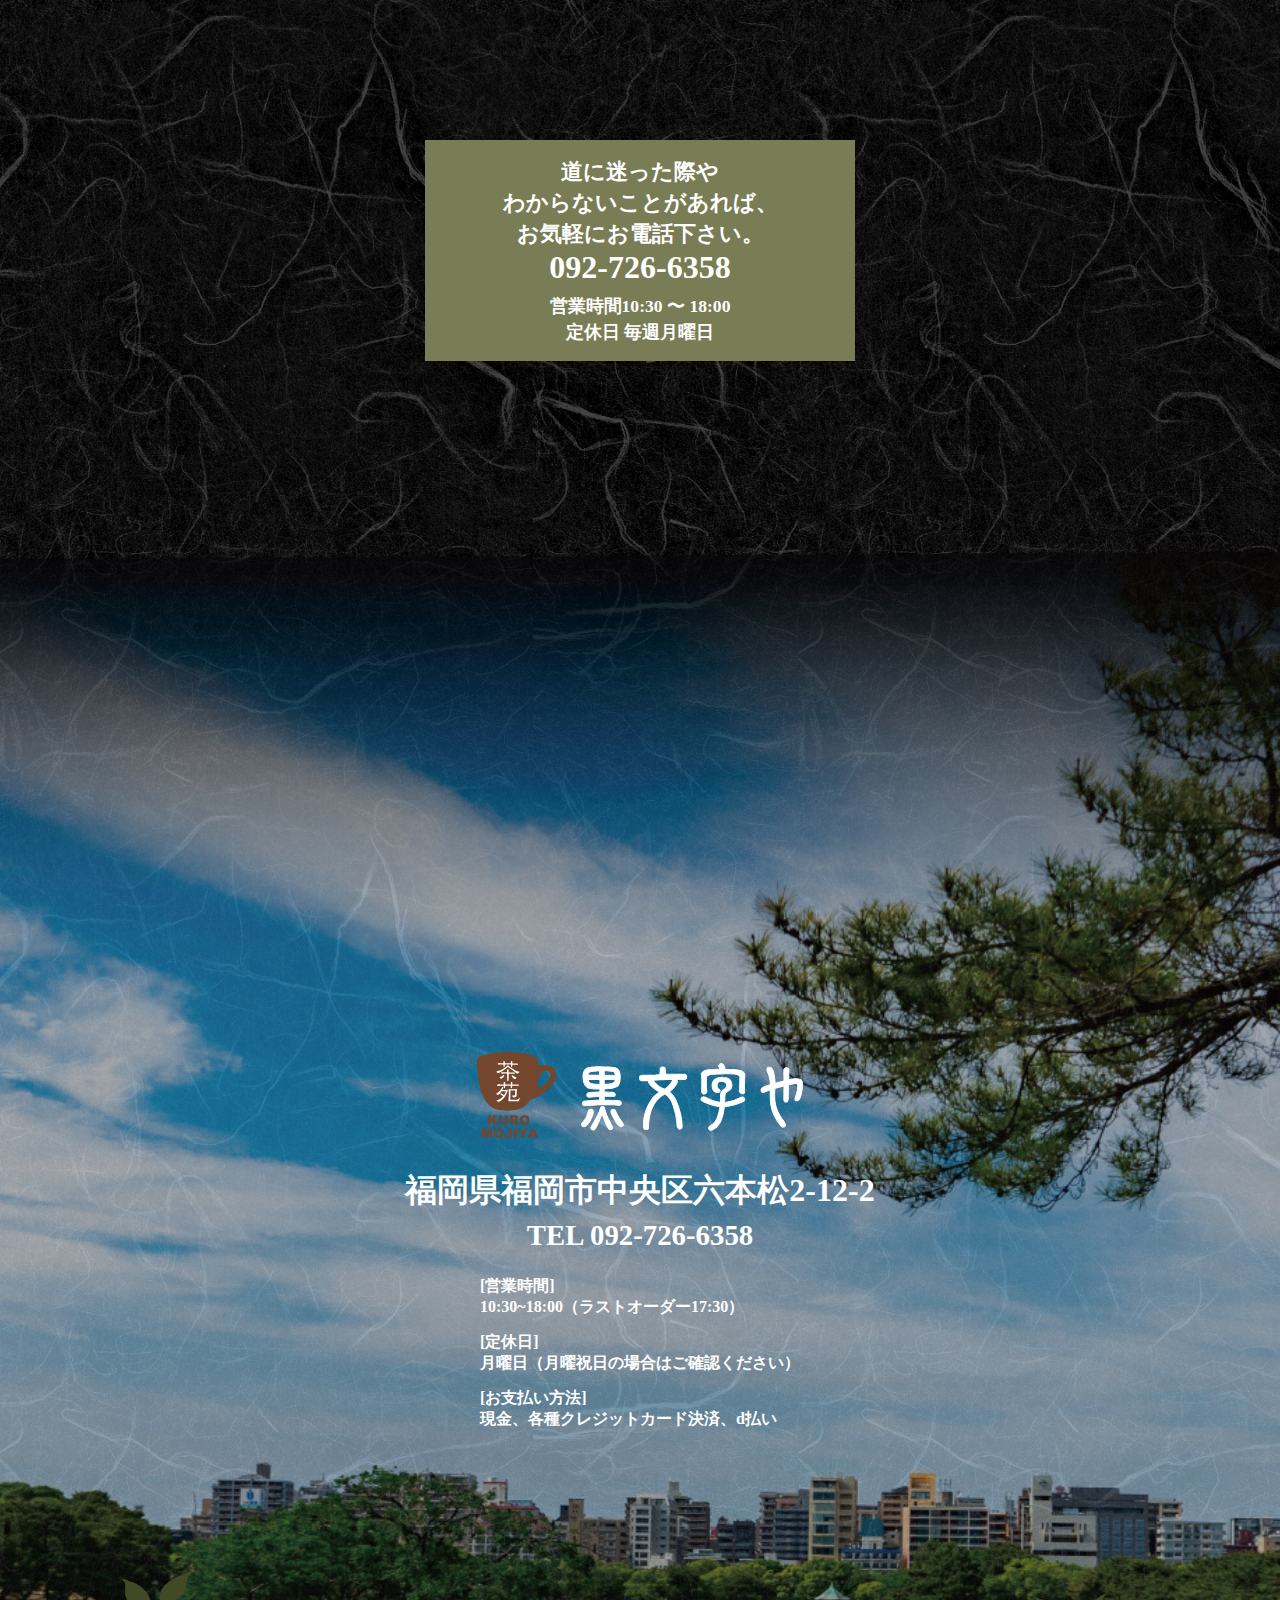
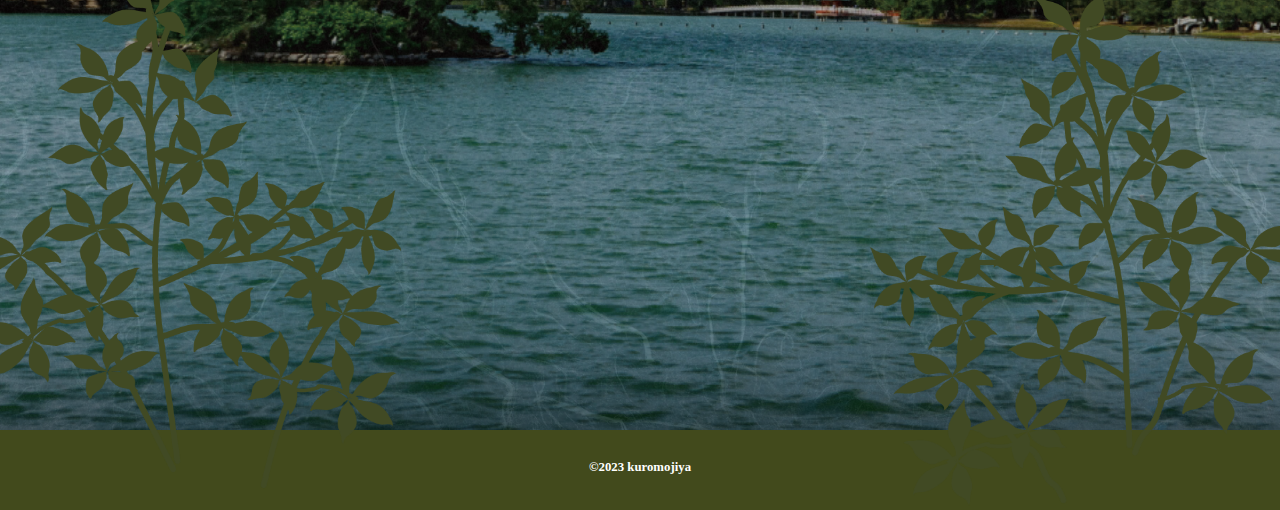
<file: html/access.html>
<!DOCTYPE html>
<html lang="ja">
<head>
    <meta charset="UTF-8">
    <meta name="robots" content="noindex">
    <meta name="viewport" content="width=device-width, initial-scale=1.0">
    <title>黒文字や</title>
    <link rel="stylesheet" href="../css/ress.css">
    <link rel="stylesheet" href="../css/access.css">
    <link rel="stylesheet" href="../css/item.css">
    <link rel="stylesheet" href="../css/sp.css" media="screen and (max-width: 750px)">
    <link rel="stylesheet" href="../css/tablet.css" media="screen and (max-width: 960px)">
</head>

<body>
    <header class="header_pc">
        <div class="flex">
            <h1 class="logo"><a href="index.html"><img src="../img/logo.svg" width="309" height="107" alt="黒文字や"></a></h1>
            <nav class="pc-menu">
                <ul class="flex main-nav">
                    <li><a href="menu.html"><div class="icon home"><img src="../img/home.svg" width="56" height="90" alt="HOME"><p class="header-menu">MENU</p></div></a></li>
                    <li><a href="about.html"><div class="icon"><img src="../img/about.svg" width="104" height="82" alt="お店の紹介"><p class="header-menu">お店の紹介</p></div></a></li>
                    <li><a href="access.html"><div class="icon"><img src="../img/access.svg" width="48" height="72" alt="アクセス"><p class="header-menu">アクセス</p></div></a></li>
                    <li><a href="contact.html"><div class="icon"><img src="../img/contact.svg" width="63" height="82" alt="お問い合わせ"><p class="header-menu">お問い合わせ</p></div></a></li>
                </ul>
            </nav>
        </div>
    </header>
    <header class="header_sp">
        <nav class="sp-menu flex">
            <ul class="sub-nav">
                <li><a href="about.html"><div class="icon"><img src="../img/about.svg" width="104" height="82" alt="お店の紹介"><p class="header-menu">お店の紹介</p></div></a></li>
                <li><a href="access.html"><div class="icon"><img src="../img/access.svg" width="48" height="72" alt="アクセス"><p class="header-menu">アクセス</p></div></a></li>
                <li><a href="contact.html"><div class="icon"><img src="../img/contact.svg" width="63" height="82" alt="お問い合わせ"><p class="header-menu">お問い合わせ</p></div></a></li>
                <li>
                    <button class="hamburger header_hamburger" id="js-hamburger">
                        <span></span>
                        <span></span>
                        <span></span>
                        <span>MENU</span>
                    </button>
                </li>
            </ul>
            <div class="sp-menu_content" id="js-nav">
                <ul class="sp-menu_list">
                    <li class="sp-menu_item"><a href="./menu.html#lunch" class="sp-menu_link">ランチ</a></li>
                    <li class="sp-menu_item"><a href="./menu.html#desert" class="sp-menu_link">デザート</a></li>
                    <li class="sp-menu_item"><a href="./menu.html#drink" class="sp-menu_link">ドリンク</a></li>
                    <li class="sp-menu_item"><a href="./menu.html#alcohol" class="sp-menu_link">アルコール</a></li>
                </ul>
            </div>
        </nav>
    </header>

    <div class="main">
        <h2>ACCESS</h2>
        <div class="main_flex">
            <img src="../img/access.png" alt="" class="access_img">
            <div class="wrapper_access">
                <p class="access_title">店舗概要</p>
                <hr class="access_border">
                <table class="access_item">
                    <tr>
                        <td colspan="2">
                            〒 810 - 0045<br>
                            福岡県福岡市中央区草香江1-7-41
                        </td>
                    </tr>
                    <tr>
                        <td class="access_item_left">営業時間</td>
                        <td><span>10:30 〜 18:00</span></td>
                    </tr>
                    <tr>
                        <td class="access_item_left">定休日</td>
                        <td>毎週月曜日</td>
                    </tr>
                    <tr>
                        <td class="access_item_left">TEL</td>
                        <td><span>092-726-6358</span></td>
                    </tr>
                    <tr>
                        <td class="access_item_left">座席数</td>
                        <td><span>26</span>席（全席喫煙）</td>
                    </tr>
                    <tr>
                        <td colspan="2">お支払い方法　現金、クレジットカード決済、d払い
                        </td>
                    </tr>
                </table>
                <p class="access_title access">アクセス</p>
                <table class="access_item">
                    <tr>
                        <td>
                            福岡市地下鉄六本松駅　徒歩<span>６</span>分<br>
                            当店が駐車場がございません。<br>
                            お車でお越しの方はお近くのコインパーキングをご利用ください。
                        </td>
                    </tr>
                        
                    <tr>
                        <td>
                            ※当店は喫煙可能店です。<br>
                            受動喫煙防止の為、20歳未満の入店をお断りします。
                        </td>
                    </tr>
                </table>
            </div>
        </div>

        <div class="wrapper_way">
            <p class="access_way">アクセス方法</p>
            <div class="access_map">
                <p class="access_map_title">博多からお越しの方</p>
                <img src="../img/access_hakata.png" alt="博多からお越しの方" class="access_map">
            </div>
            <div class="access_map">
                <p class="access_map_title">天神からお越しの方</p>
                <img src="../img/access_tenjin.png" alt="天神からお越しの方" class="access_map">
            </div>
        </div>

        <div class="flex_map">
            <div class="wrapper_map">
                <p class="map_directions">六本松駅、草香江（バス停）からの道順</p>
                <img src="../img/map.png" alt="六本松駅から黒文字やまでの道順" class="map">
            </div>
        </div>

        <div class="wrapper_route">
            <p class="access_route">六本松駅からの経路</p>
            <div class="grid route">
                <div class="wrap_route">
                    <img src="../img/access1.png" alt="">
                    <p class="route_text"><span class="access_number">&#10102;</span> 六本松駅から出発する。</p>
                </div>
                <div class="wrap_route">
                    <img src="../img/access2.png" alt="">
                    <p class="route_text"><span class="access_number">&#10103;</span> 六本松駅を出て、別府橋通り/国道202号に向かう</p>
                </div>
                <div class="wrap_route">
                    <img src="../img/access3.png" alt="">
                    <p class="route_text"><span class="access_number">&#10104;</span> 六本松交番前（交差点）を、まっすぐ進みます。</p>
                </div>
                <div class="wrap_route">
                    <img src="../img/access4.png" alt="">
                    <p class="route_text"><span class="access_number">&#10105;</span> 六本松２丁目（交差点）を、まっすぐ進みます。</p>
                </div>
                <div class="wrap_route">
                    <img src="../img/access5.png" alt="">
                    <p class="route_text"><span class="access_number">&#10106;</span> 200 m進み、左折します。（車は進入禁止）</p>
                </div>
                <div class="wrap_route">
                    <img src="../img/access6.png" alt="">
                    <p class="route_text"><span class="access_number">&#10107;</span> 60 m進み、右折します。</p>
                </div>
                <div class="wrap_route">
                    <img src="../img/access7.png" alt="">
                    <p class="route_text"><span class="access_number">&#10108;</span> 分かりづらいですが、小さな看板が目印です。</p>
                </div>
                <div class="wrap_route">
                    <img src="../img/access8.png" alt="">
                    <p class="route_text">
                        <span class="access_number">&#10109;</span> 細い路地を進むと当店がございます。</p>
                </div>
                <div class="wrap_route">
                    <img src="../img/access9.png" alt="">
                    <p class="route_text">
                        遠方よりご来店ありがとうございます。<br>
                        ごゆっくりお寛ぎ下さい。
                    </p>
                </div>
            </div>
        </div>

        <div class="access_info">
            <p class="access_text">道に迷った際や<br>
                わからないことがあれば、<br>
                お気軽にお電話下さい。</p>
                <p class="access_tel">092-726-6358</p>
                <p class="access_sales">営業時間10:30 〜 18:00<br>
                    定休日 毎週月曜日</p>
        </div>
    </div>

    <footer>
        <div class="relative">
            <!-- <img src="./image/footer_image.png" alt="" class="footer_image"> -->
            <div class="absolute">
                <img src="../img/logo.svg" alt="" class="footer_logo">
                <div class="address">福岡県福岡市中央区六本松2-12-2</div>
                <div class="tel">TEL   092-726-6358</div>
                <div class="info">
                    <div class="footer_item">
                        <p>[営業時間]<br>
                        10:30~18:00（ラストオーダー17:30）</p>
                    </div>
                    <div class="footer_item">
                        <p>[定休日]<br>
                        月曜日（月曜祝日の場合はご確認ください）</p>
                    </div>
                    <div class="footer_item">
                        <p>[お支払い方法]<br>
                        現金、各種クレジットカード決済、d払い</p>
                    </div>
                </div>
                <!-- <img src="../img/footer_tree.png" alt="" class="footer_image"> -->
            </div>
        </div>
        <div class="footer_bottom">
            <div class="footer_tree">
               <img src="../img/footer_tree.png" alt="">
            </div>
            <small>&copy;2023 kuromojiya</small>
        </div>
    </footer>
    <script src="https://code.jquery.com/jquery-3.4.1.min.js" integrity="sha256-CSXorXvZcTkaix6Yvo6HppcZGetbYMGWSFlBw8HfCJo="  crossorigin="anonymous"></script>
    <script src="../js/item.js"></script>
</body>
</html>
</file>
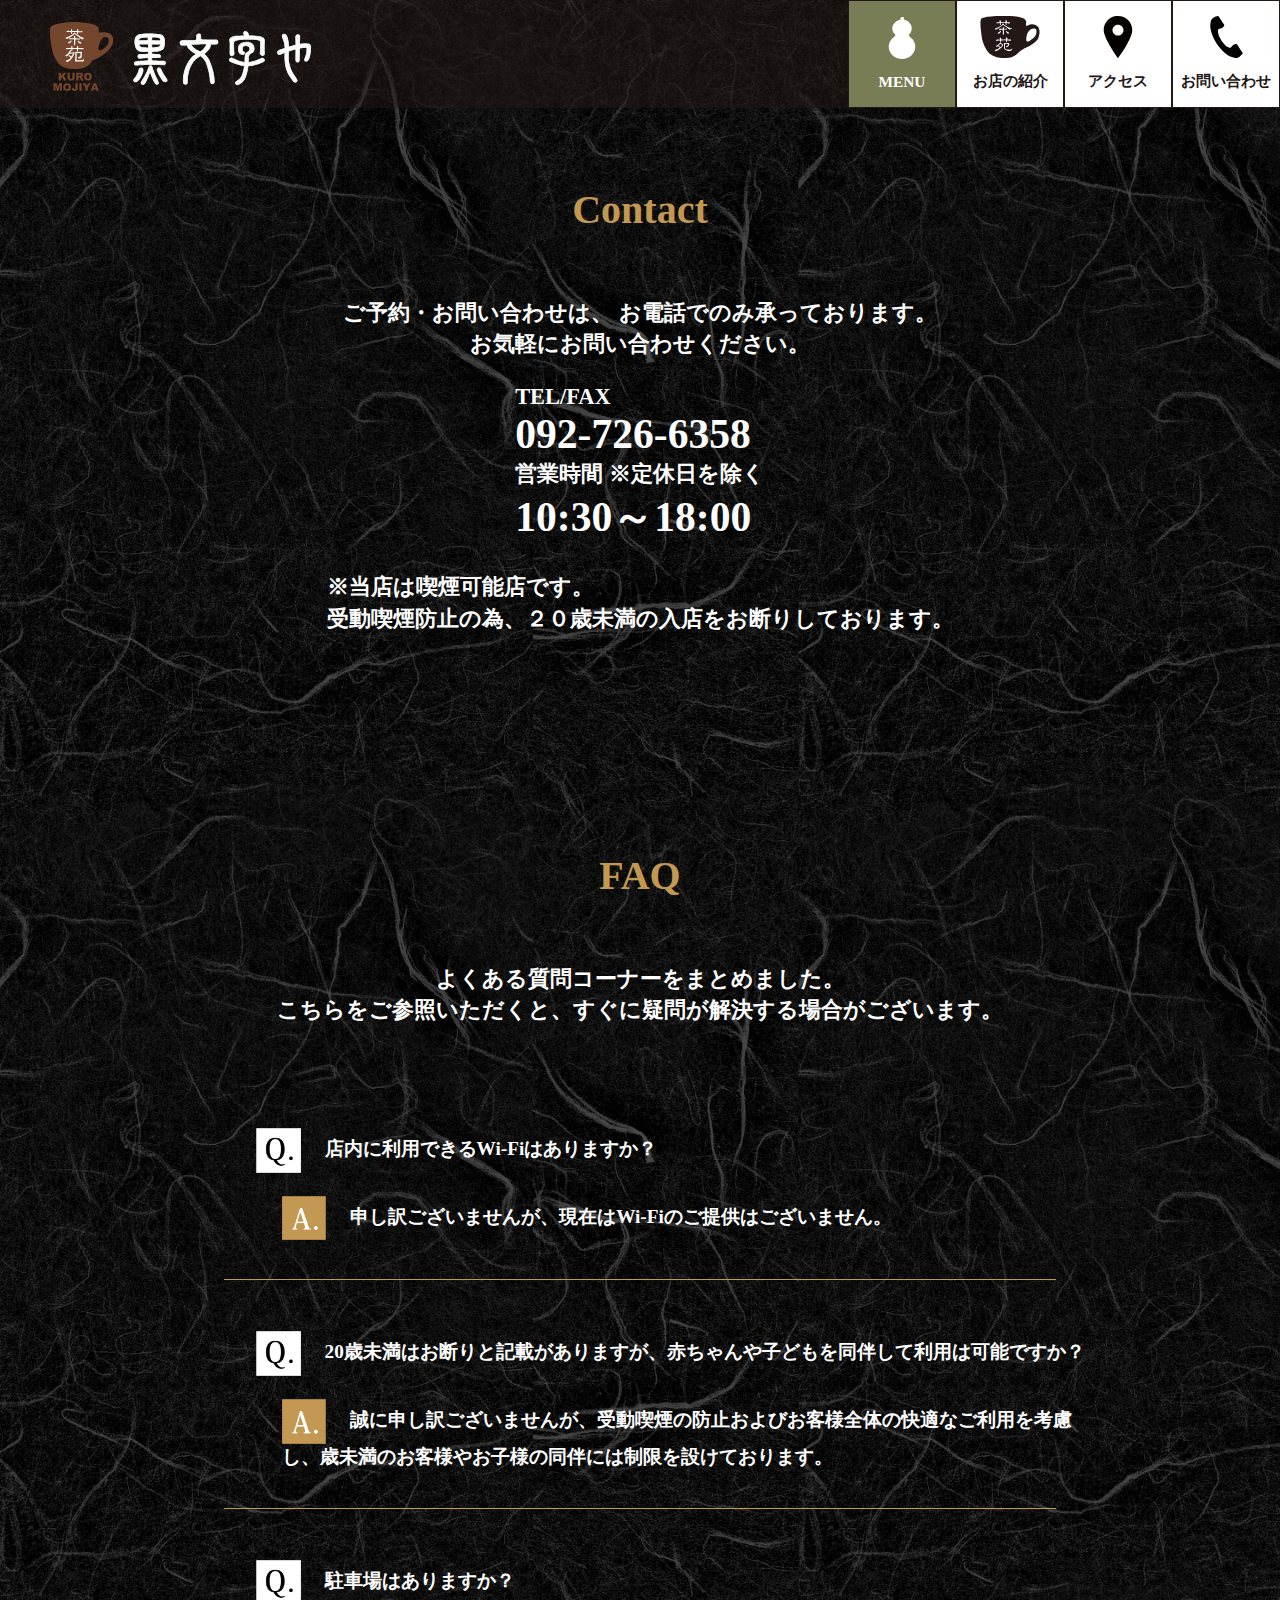
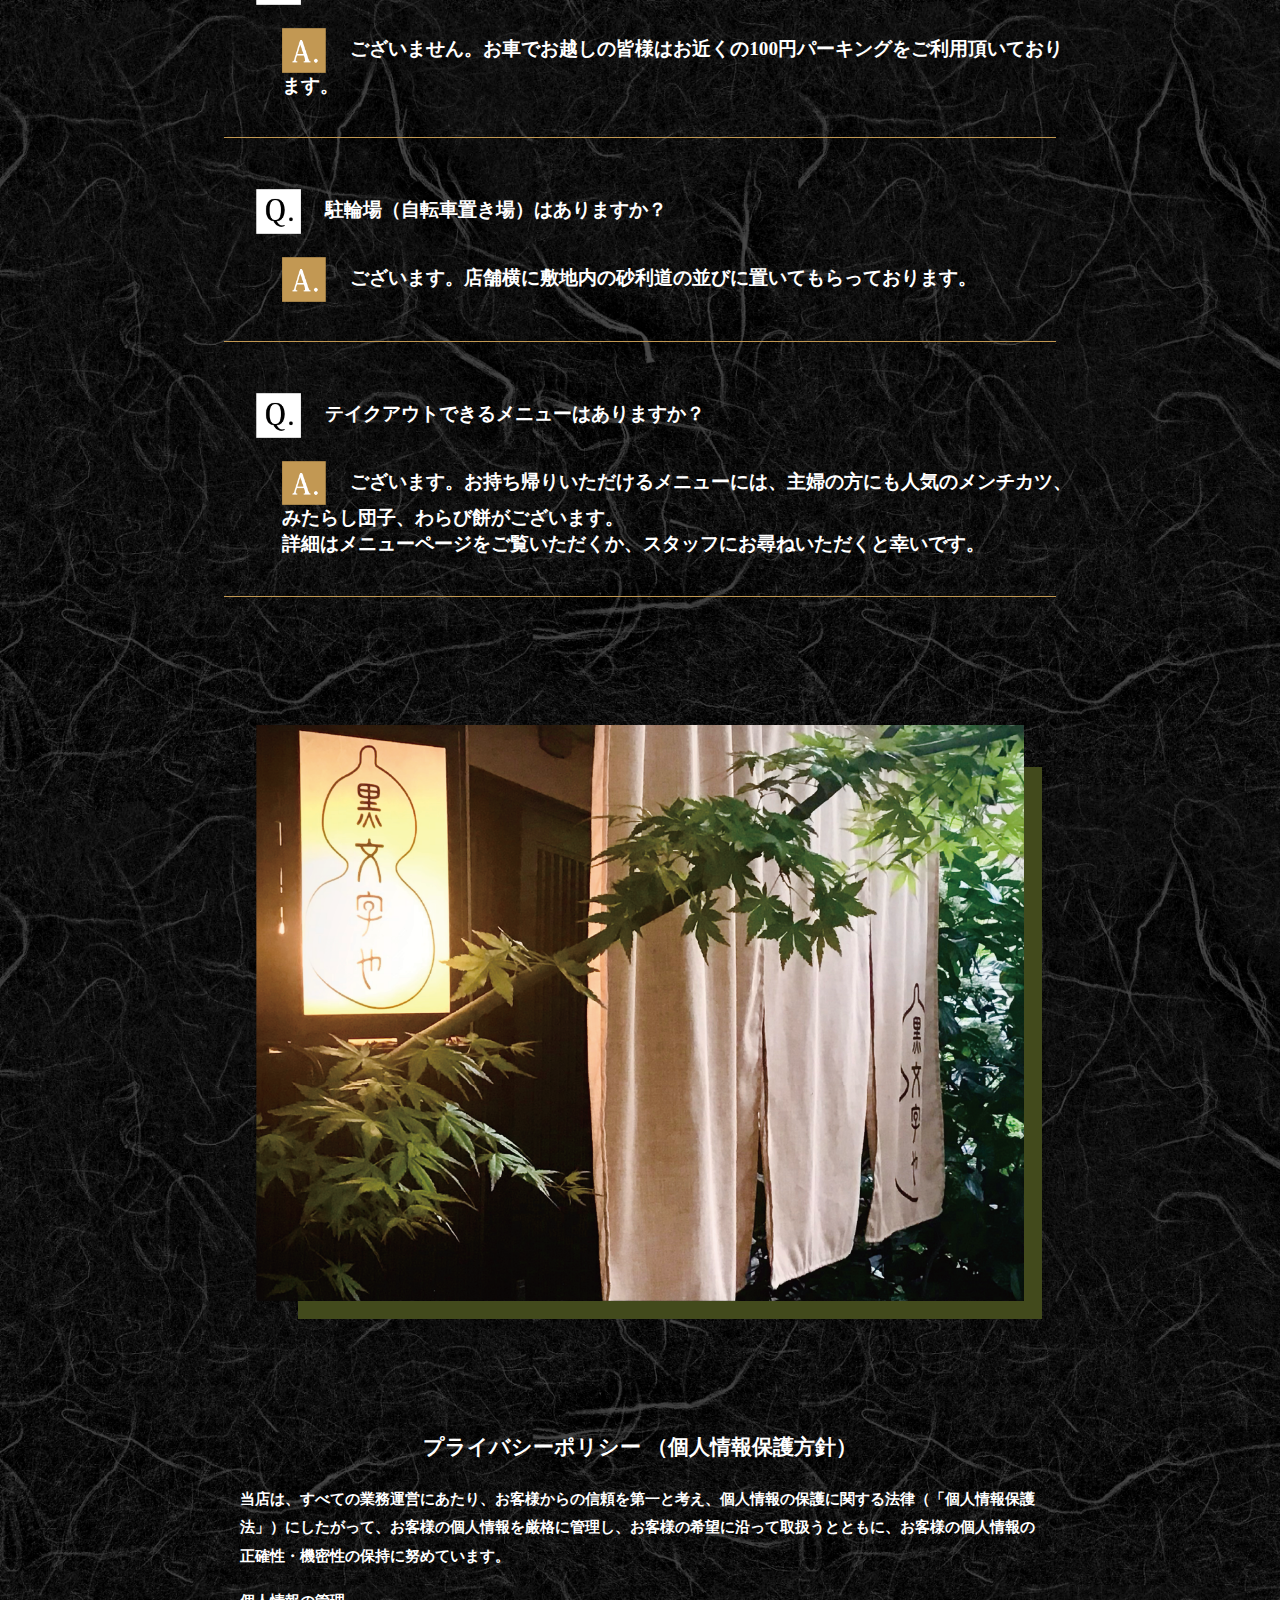
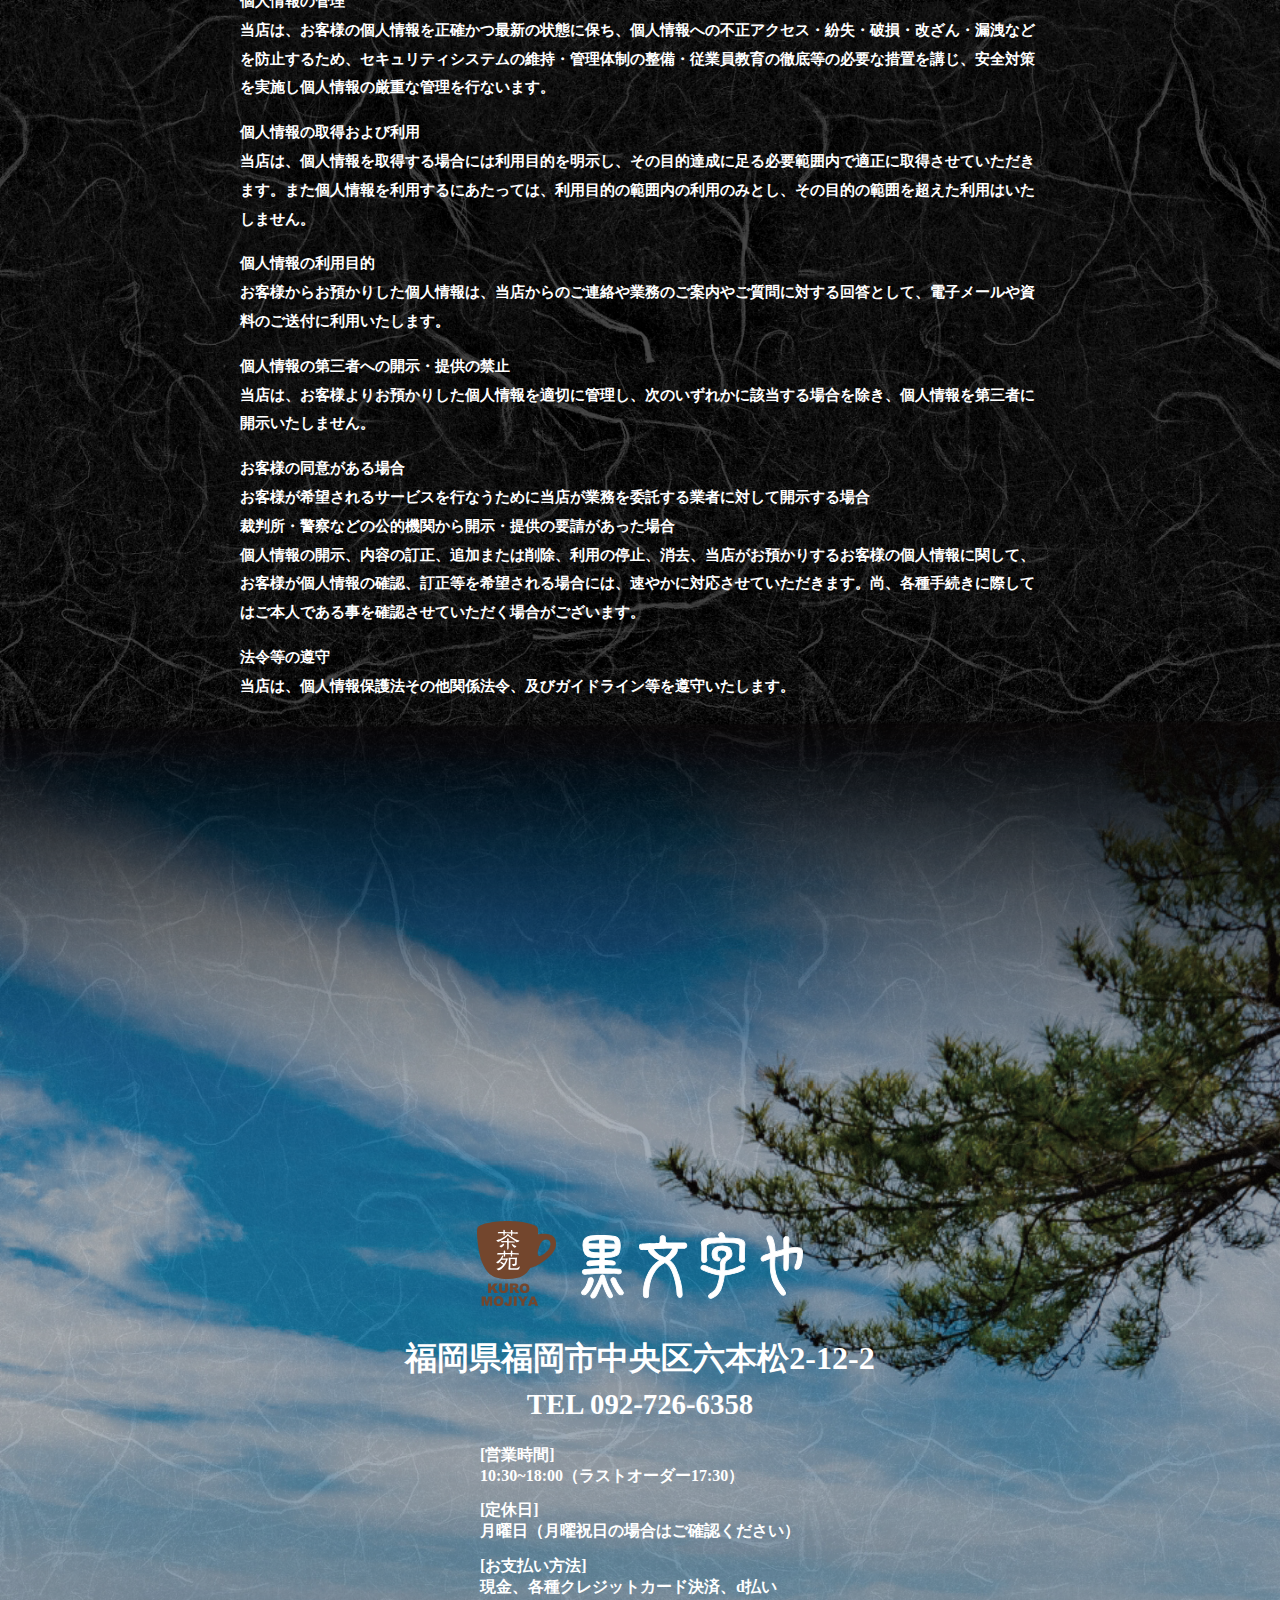
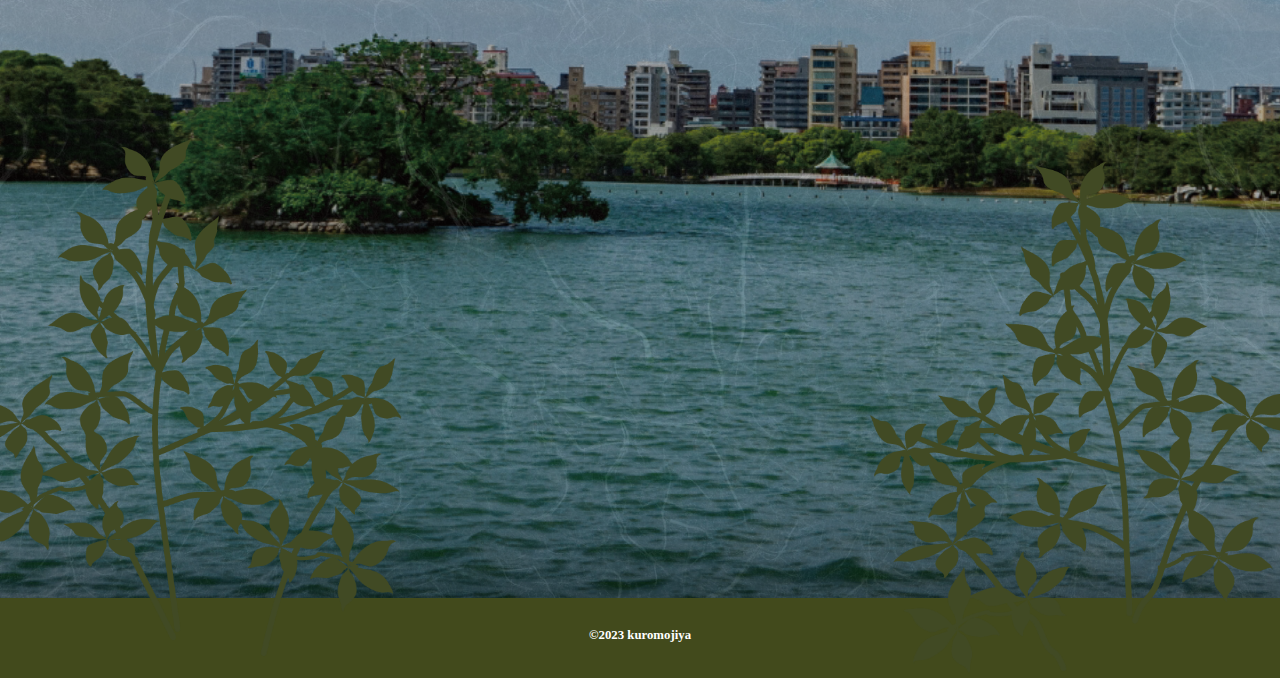
<file: html/contact.html>
<!DOCTYPE html>
<html lang="ja">
<head>
    <meta charset="UTF-8">
    <meta name="robots" content="noindex">
    <meta name="viewport" content="width=device-width, initial-scale=1.0">
    <meta http-equiv="X-UA-Compatible" content="IE=edge">
    <title>黒文字や</title>
    <meta name="description" content="黒文字やは大濠公園近くの住宅街にひっそりと佇む古民家を改装した和風のカフェです。クラシックが流れる和モダンなこだわりの空間でお食事を楽しんだりお昼からお酒をたしなんだり、ゆっくりと時間を忘れるひと時をお過ごしください。">
    <meta name="keywords" content="カフェ,古民家,ランチ,和カフェ,喫煙可,昼飲み,福岡,福岡中央,草香江,大濠,六本松,隠れ家">
    <link rel="icon" href="../img/icon.svg">
    <link rel="stylesheet" href="../css/ress.css">
    <link rel="stylesheet" href="../css/sp.css" media="screen and (max-width: 750px)">
    <link rel="stylesheet" href="../css/contact.css">
    <link rel="stylesheet" href="../css/item.css">
    <link rel="stylesheet" href="../css/tablet.css" media="screen and (max-width: 960px)">

</head>
<body>
    <header class="header_pc">
        <div class="flex">
            <h1 class="logo"><a href="index.html"><img src="../img/logo.svg" width="309" height="107" alt="黒文字や"></a></h1>
            <nav class="pc-menu">
                <ul class="flex main-nav">
                    <li><a href="menu.html"><div class="icon home"><img src="../img/home.svg" width="56" height="90" alt="HOME"><p class="header-menu">MENU</p></div></a></li>
                    <li><a href="about.html"><div class="icon"><img src="../img/about.svg" width="104" height="82" alt="お店の紹介"><p class="header-menu">お店の紹介</p></div></a></li>
                    <li><a href="access.html"><div class="icon"><img src="../img/access.svg" width="48" height="72" alt="アクセス"><p class="header-menu">アクセス</p></div></a></li>
                    <li><a href="contact.html"><div class="icon"><img src="../img/contact.svg" width="63" height="82" alt="お問い合わせ"><p class="header-menu">お問い合わせ</p></div></a></li>
                </ul>
            </nav>
        </div>
    </header>
    <header class="header_sp">
        <nav class="sp-menu flex">
            <ul class="sub-nav">
                <li><a href="about.html"><div class="icon"><img src="../img/about.svg" width="104" height="82" alt="お店の紹介"><p class="header-menu">お店の紹介</p></div></a></li>
                <li><a href="access.html"><div class="icon"><img src="../img/access.svg" width="48" height="72" alt="アクセス"><p class="header-menu">アクセス</p></div></a></li>
                <li><a href="contact.html"><div class="icon"><img src="../img/contact.svg" width="63" height="82" alt="お問い合わせ"><p class="header-menu">お問い合わせ</p></div></a></li>
                <li>
                    <button class="hamburger header_hamburger" id="js-hamburger">
                        <span></span>
                        <span></span>
                        <span></span>
                        <span>MENU</span>
                    </button>
                </li>
            </ul>
            <div class="sp-menu_content" id="js-nav">
                <ul class="sp-menu_list">
                    <li class="sp-menu_item"><a href="./menu.html#lunch" class="sp-menu_link">ランチ</a></li>
                    <li class="sp-menu_item"><a href="./menu.html#desert" class="sp-menu_link">デザート</a></li>
                    <li class="sp-menu_item"><a href="./menu.html#drink" class="sp-menu_link">ドリンク</a></li>
                    <li class="sp-menu_item"><a href="./menu.html#alcohol" class="sp-menu_link">アルコール</a></li>
                </ul>
            </div>
        </nav>
    </header>

    <div class="main">
        <h2 class="contact">Contact</h2>
        <p class="contact_text">ご予約・お問い合わせは、 お電話でのみ承っております。<br>
        お気軽にお問い合わせください。</p>

        <div class="contact_info">
            <p class="contact_item">TEL/FAX</p>
            <p class="contact_time">092-726-6358</p>
            <p class="contact_item">営業時間 ※定休日を除く</p>
            <p class="contact_time">10:30～18:00</p>
        </div>
        <p class="contact_attention">※当店は喫煙可能店です。<br>
            受動喫煙防止の為、２０歳未満の入店をお断りしております。</p>
        
        <h3 class="fad">FAQ</h3>
        <p class="contact_text">よくある質問コーナーをまとめました。<br>
            こちらをご参照いただくと、すぐに疑問が解決する場合がございます。</p>
        
        <div class="fad_wrapper">
            <p class="question">
                <img src="../img/question_icon.png" alt="" class="fad_img">
                　店内に利用できるWi-Fiはありますか？
            </p>
            <p class="answer">
                <img src="../img/answer_icon.png" alt="" class="fad_img">
                　申し訳ございませんが、現在はWi-Fiのご提供はございません。
            </p>
            <hr>
            <p class="question">
                <img src="../img/question_icon.png" alt="" class="fad_img">
                　20歳未満はお断りと記載がありますが、赤ちゃんや子どもを同伴して利用は可能ですか？
            </p>
            <p class="answer">
                <img src="../img/answer_icon.png" alt="" class="fad_img">
                　誠に申し訳ございませんが、受動喫煙の防止およびお客様全体の快適なご利用を考慮し、歳未満のお客様やお子様の同伴には制限を設けております。
            </p>
            <hr>
            <p class="question">
                <img src="../img/question_icon.png" alt="" class="fad_img">
                　駐車場はありますか？
            </p>
            <p class="answer">
                <img src="../img/answer_icon.png" alt="" class="fad_img">
                　ございません。お車でお越しの皆様はお近くの100円パーキングをご利用頂いております。
            </p>
            <hr>
            <p class="question">
                <img src="../img/question_icon.png" alt="" class="fad_img">
                　駐輪場（自転車置き場）はありますか？
            </p>
            <p class="answer">
                <img src="../img/answer_icon.png" alt="" class="fad_img">
                　ございます。店舗横に敷地内の砂利道の並びに置いてもらっております。
            </p>
            <hr>
            <p class="question">
                <img src="../img/question_icon.png" alt="" class="fad_img">
                　テイクアウトできるメニューはありますか？
            </p>
            <p class="answer">
                <img src="../img/answer_icon.png" alt="" class="fad_img">
                　ございます。お持ち帰りいただけるメニューには、主婦の方にも人気のメンチカツ、みたらし団子、わらび餅がございます。<br>
                詳細はメニューページをご覧いただくか、スタッフにお尋ねいただくと幸いです。
            </p>
            <hr>
        </div>

        <img src="../img/contact.png" alt="" class="contact_img">
        
        <p class="about_privacy-policy">プライバシーポリシー （個人情報保護方針）</p>
        <div class="privacy-policy">
            <div class="privacy-policy_item">
                当店は、すべての業務運営にあたり、お客様からの信頼を第一と考え、個人情報の保護に関する法律（「個人情報保護法」）にしたがって、お客様の個人情報を厳格に管理し、お客様の希望に沿って取扱うとともに、お客様の個人情報の正確性・機密性の保持に努めています。
            </div>
            <div class="privacy-policy_item">
                <p class="privacy-policy_item_title">個人情報の管理</p>
                <p class="privacy-policy_item_desc">
                    当店は、お客様の個人情報を正確かつ最新の状態に保ち、個人情報への不正アクセス・紛失・破損・改ざん・漏洩などを防止するため、セキュリティシステムの維持・管理体制の整備・従業員教育の徹底等の必要な措置を講じ、安全対策を実施し個人情報の厳重な管理を行ないます。
                </p>
            </div>
            <div class="privacy-policy_item">
                <p class="privacy-policy_item_title">個人情報の取得および利用</p>
                <p class="privacy-policy_item_desc">
                    当店は、個人情報を取得する場合には利用目的を明示し、その目的達成に足る必要範囲内で適正に取得させていただきます。また個人情報を利用するにあたっては、利用目的の範囲内の利用のみとし、その目的の範囲を超えた利用はいたしません。
                </p>
            </div>
            <div class="privacy-policy_item">
                <p class="privacy-policy_item_title">個人情報の利用目的</p>
                <p class="privacy-policy_item_desc">
                    お客様からお預かりした個人情報は、当店からのご連絡や業務のご案内やご質問に対する回答として、電子メールや資料のご送付に利用いたします。
                </p>
            </div>
            <div class="privacy-policy_item">
                <p class="privacy-policy_item_title">個人情報の第三者への開示・提供の禁止</p>
                <p class="privacy-policy_item_desc">
                    当店は、お客様よりお預かりした個人情報を適切に管理し、次のいずれかに該当する場合を除き、個人情報を第三者に開示いたしません。
                </p>
            </div>
            <div class="privacy-policy_item">
                <p class="privacy-policy_item_title">お客様の同意がある場合</p>
                <p class="privacy-policy_item_desc">
                    お客様が希望されるサービスを行なうために当店が業務を委託する業者に対して開示する場合
                </p>
                <p class="privacy-policy_item_desc">
                    裁判所・警察などの公的機関から開示・提供の要請があった場合
                </p>
                <p class="privacy-policy_item_desc">
                    個人情報の開示、内容の訂正、追加または削除、利用の停止、消去、当店がお預かりするお客様の個人情報に関して、お客様が個人情報の確認、訂正等を希望される場合には、速やかに対応させていただきます。尚、各種手続きに際してはご本人である事を確認させていただく場合がございます。
                </p>

            </div>
            <div class="privacy-policy_item">
                <p class="privacy-policy_item_title">法令等の遵守</p>
                <p class="privacy-policy_item_desc">
                    当店は、個人情報保護法その他関係法令、及びガイドライン等を遵守いたします。
                </p>
            </div>
        </div>
    </div>
    <footer>
        <div class="relative">
            <!-- <img src="./image/footer_image.png" alt="" class="footer_image"> -->
            <div class="absolute">
                <img src="../img/logo.svg" alt="" class="footer_logo">
                <div class="address">福岡県福岡市中央区六本松2-12-2</div>
                <div class="tel">TEL   092-726-6358</div>
                <div class="info">
                    <div class="footer_item">
                        <p>[営業時間]<br>
                        10:30~18:00（ラストオーダー17:30）</p>
                    </div>
                    <div class="footer_item">
                        <p>[定休日]<br>
                        月曜日（月曜祝日の場合はご確認ください）</p>
                    </div>
                    <div class="footer_item">
                        <p>[お支払い方法]<br>
                        現金、各種クレジットカード決済、d払い</p>
                    </div>
                </div>
                <!-- <img src="../img/footer_tree.png" alt="" class="footer_image"> -->
            </div>
        </div>
        <div class="footer_bottom">
            <div class="footer_tree">
               <img src="../img/footer_tree.png" alt="">
            </div>
            <small>&copy;2023 kuromojiya</small>
        </div>
    </footer>
    <script src="https://code.jquery.com/jquery-3.4.1.min.js" integrity="sha256-CSXorXvZcTkaix6Yvo6HppcZGetbYMGWSFlBw8HfCJo="  crossorigin="anonymous"></script>
    <script src="../js/item.js"></script>
</body>
</html>
</file>
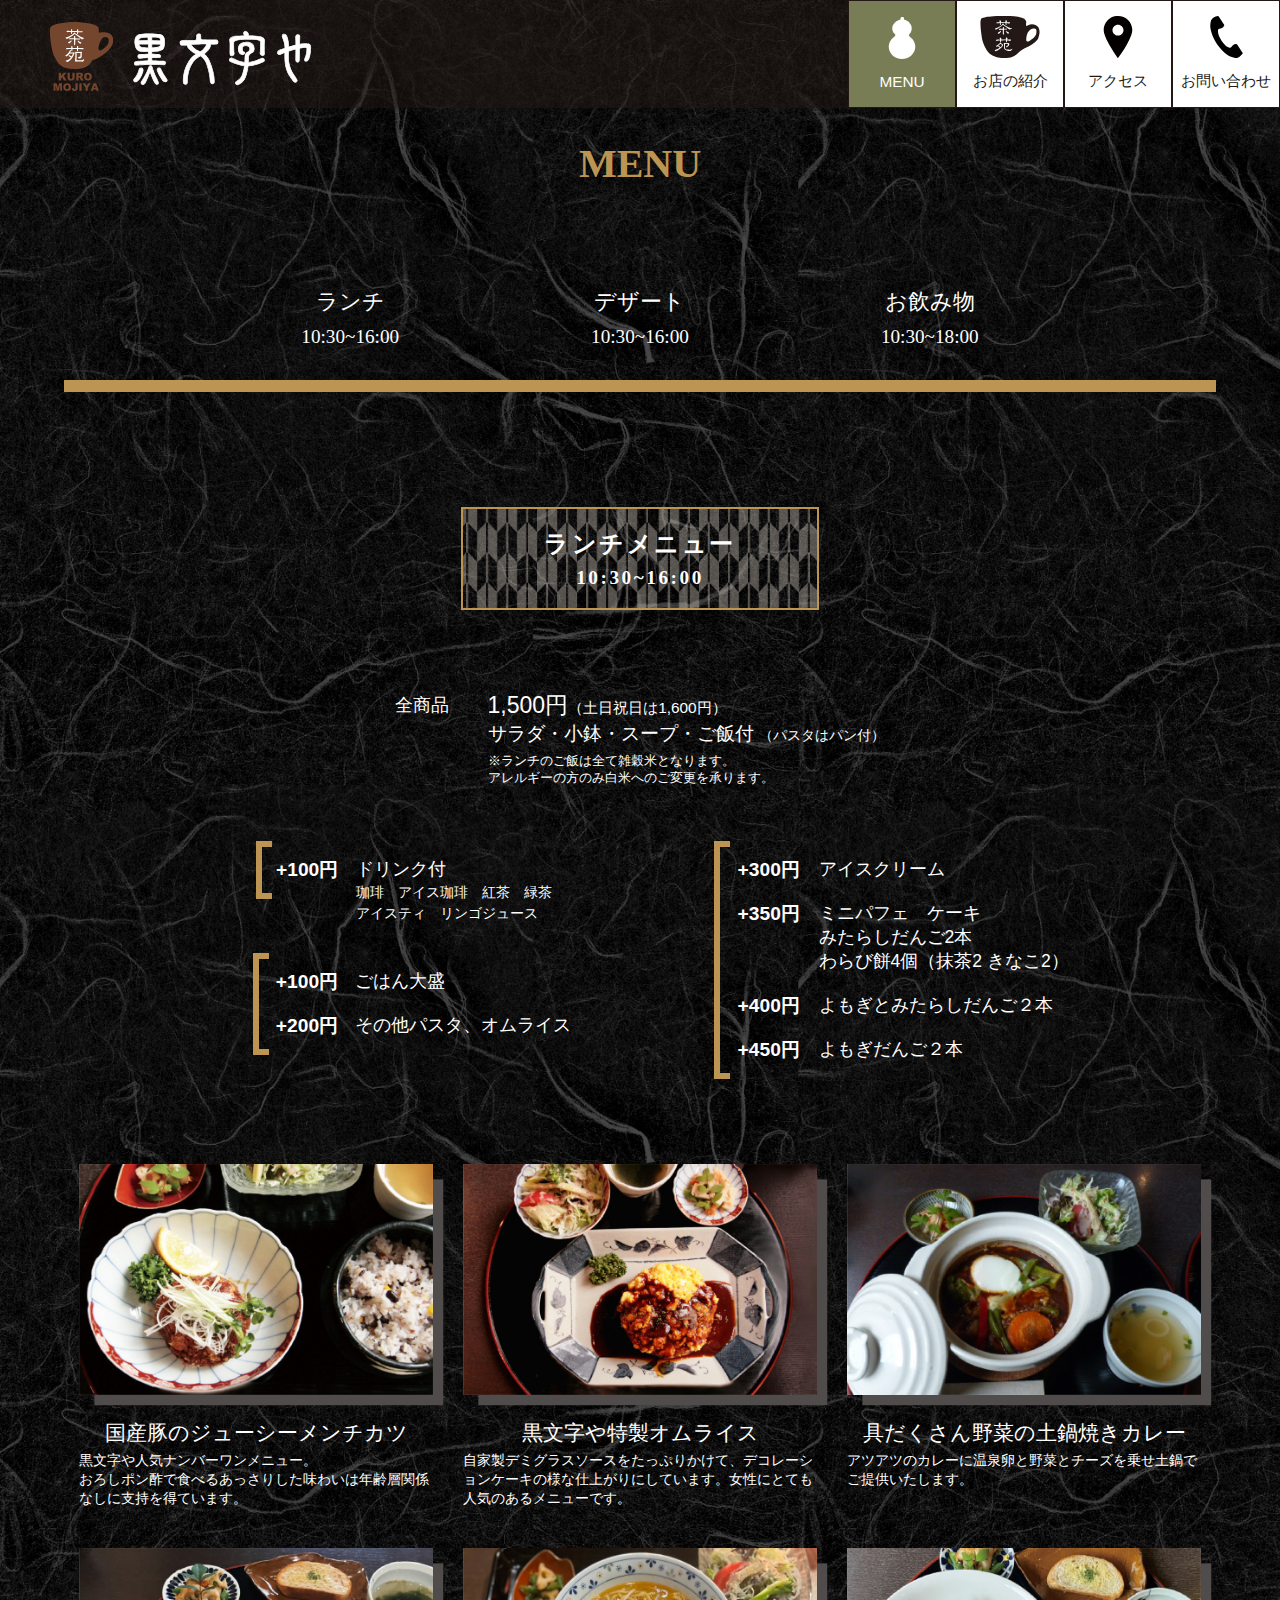
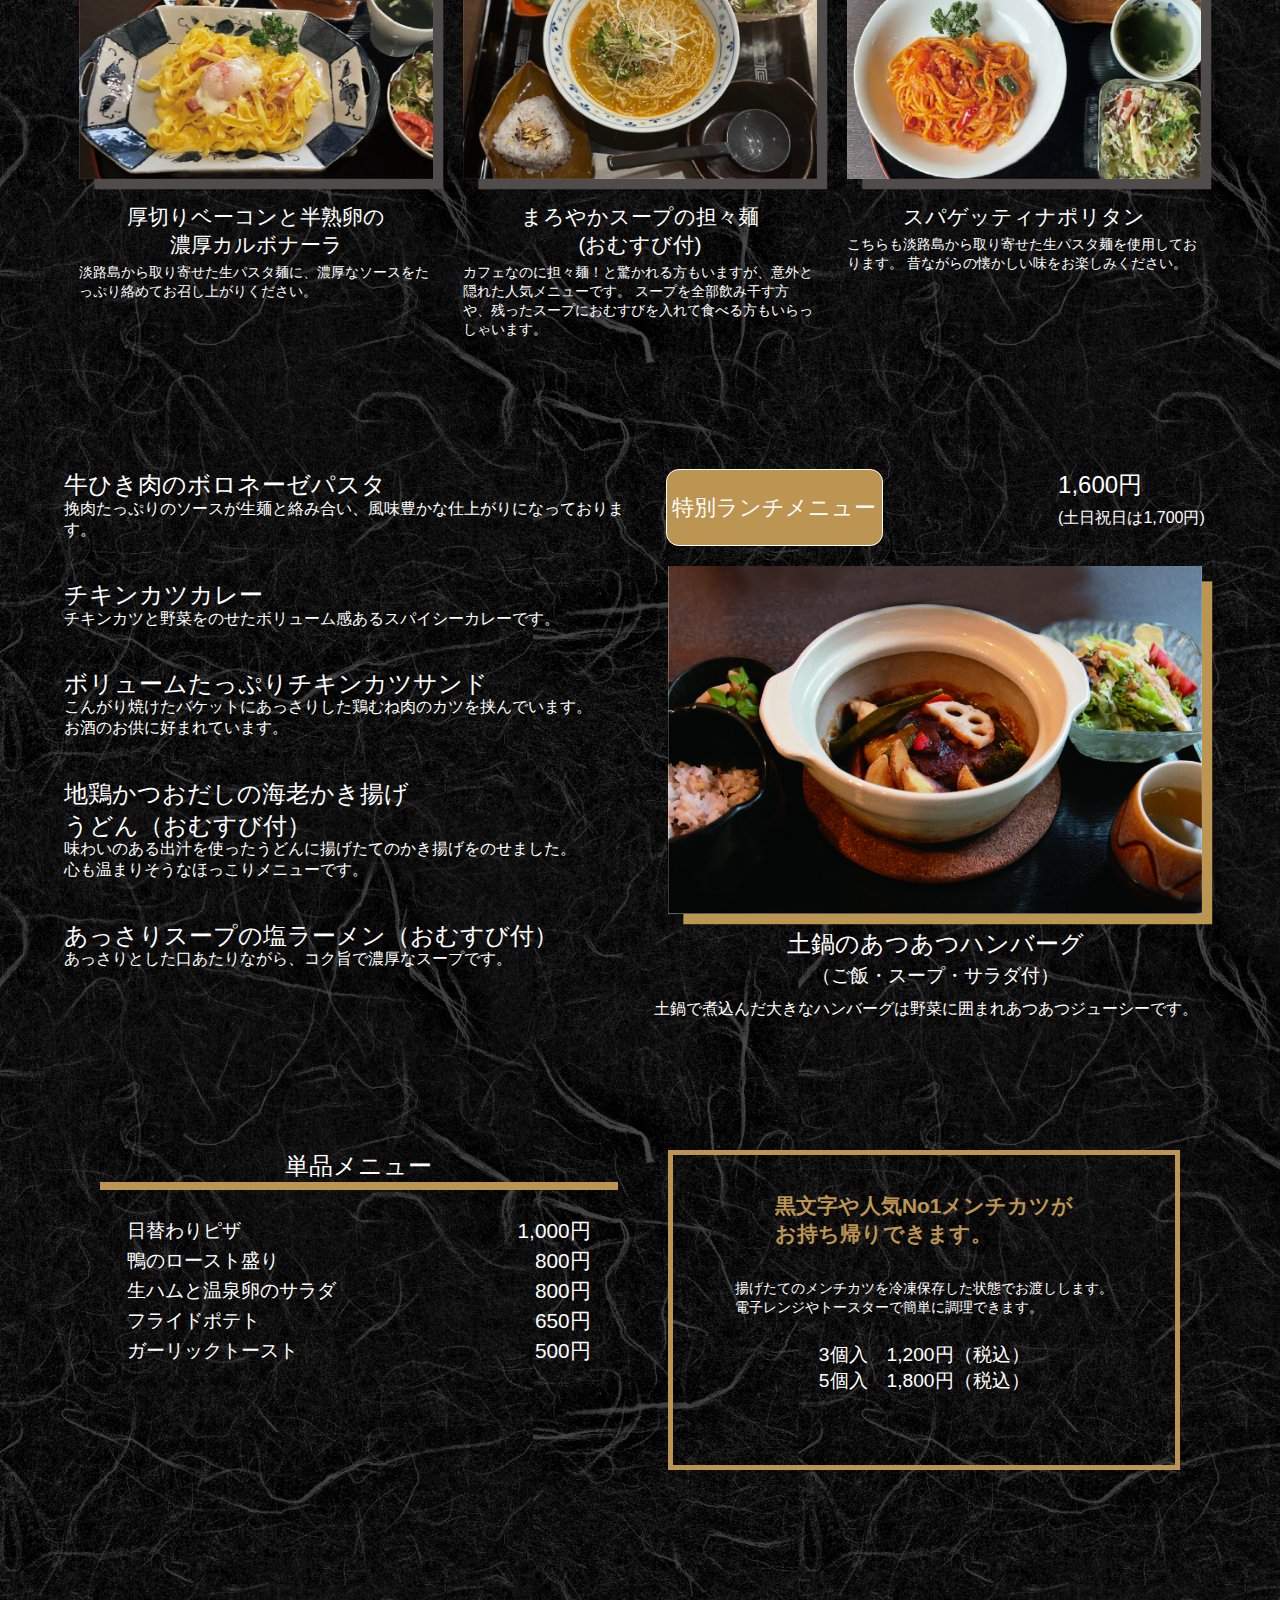
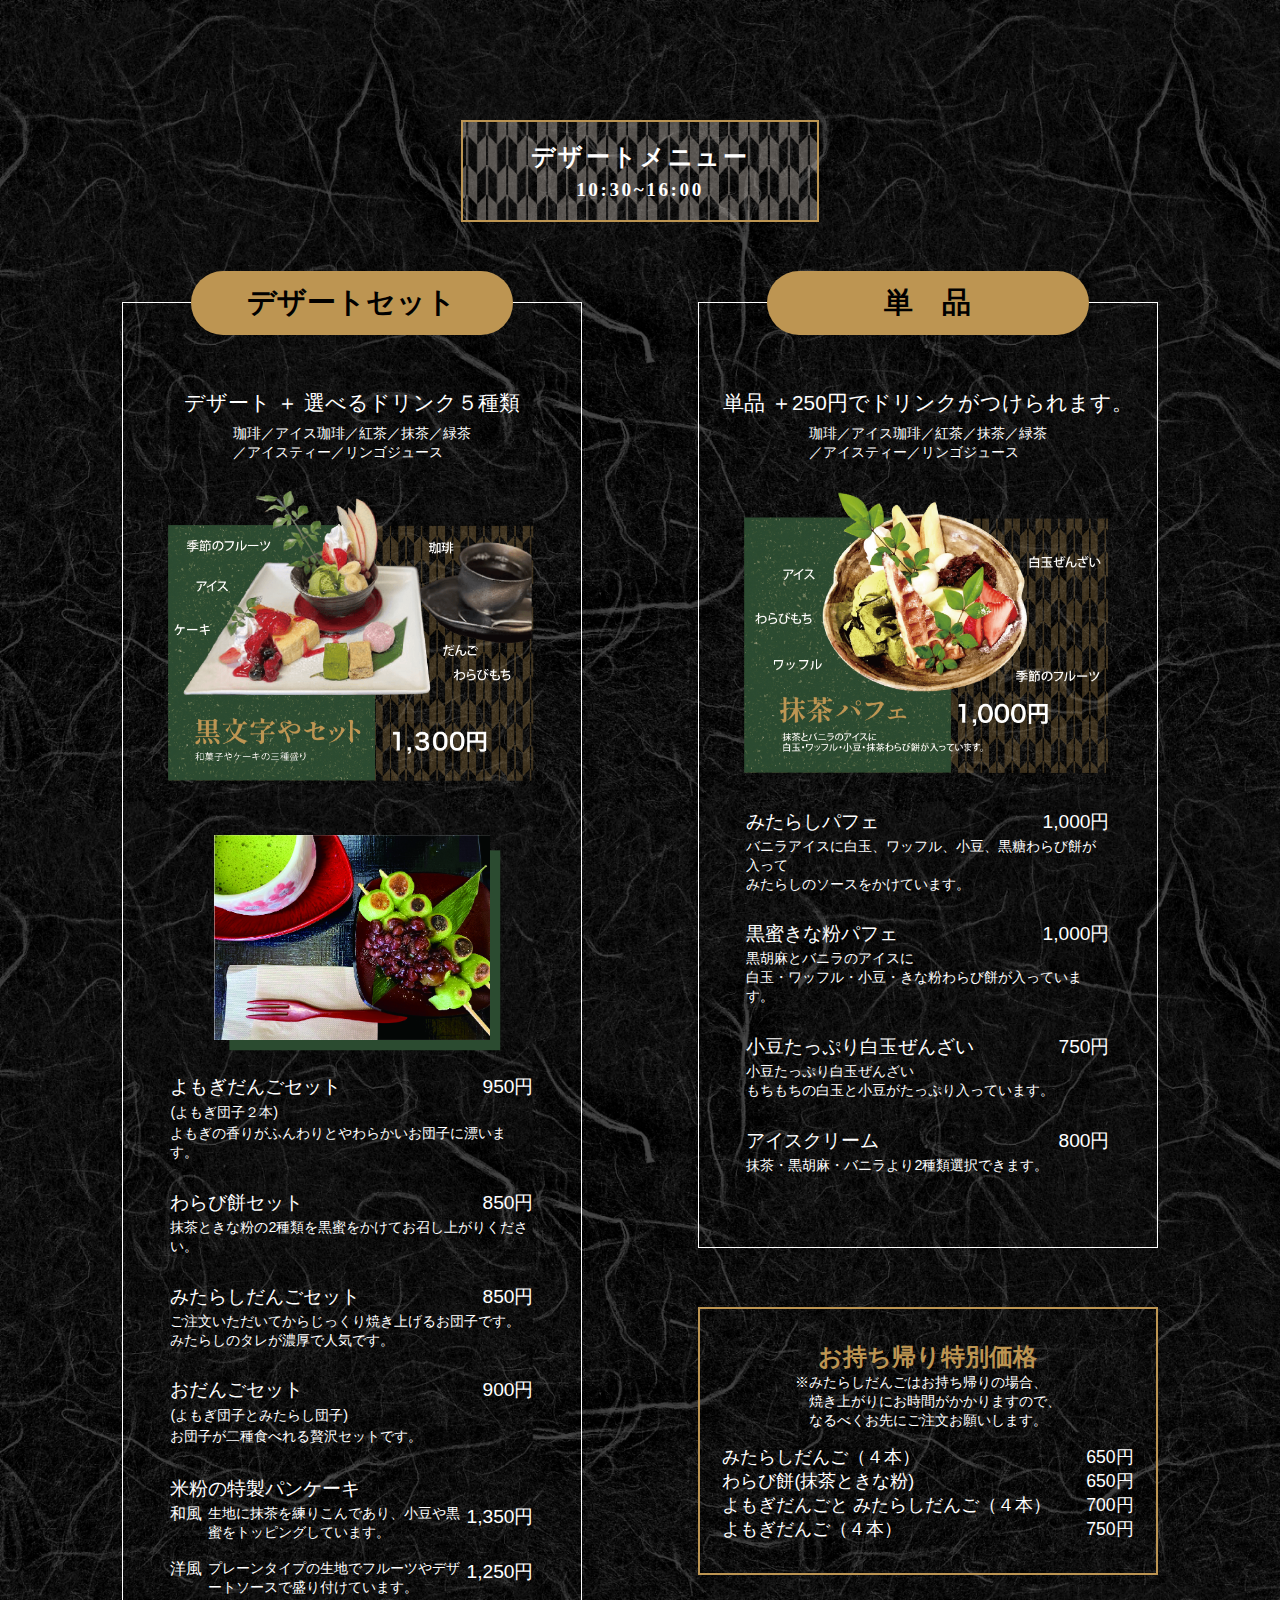
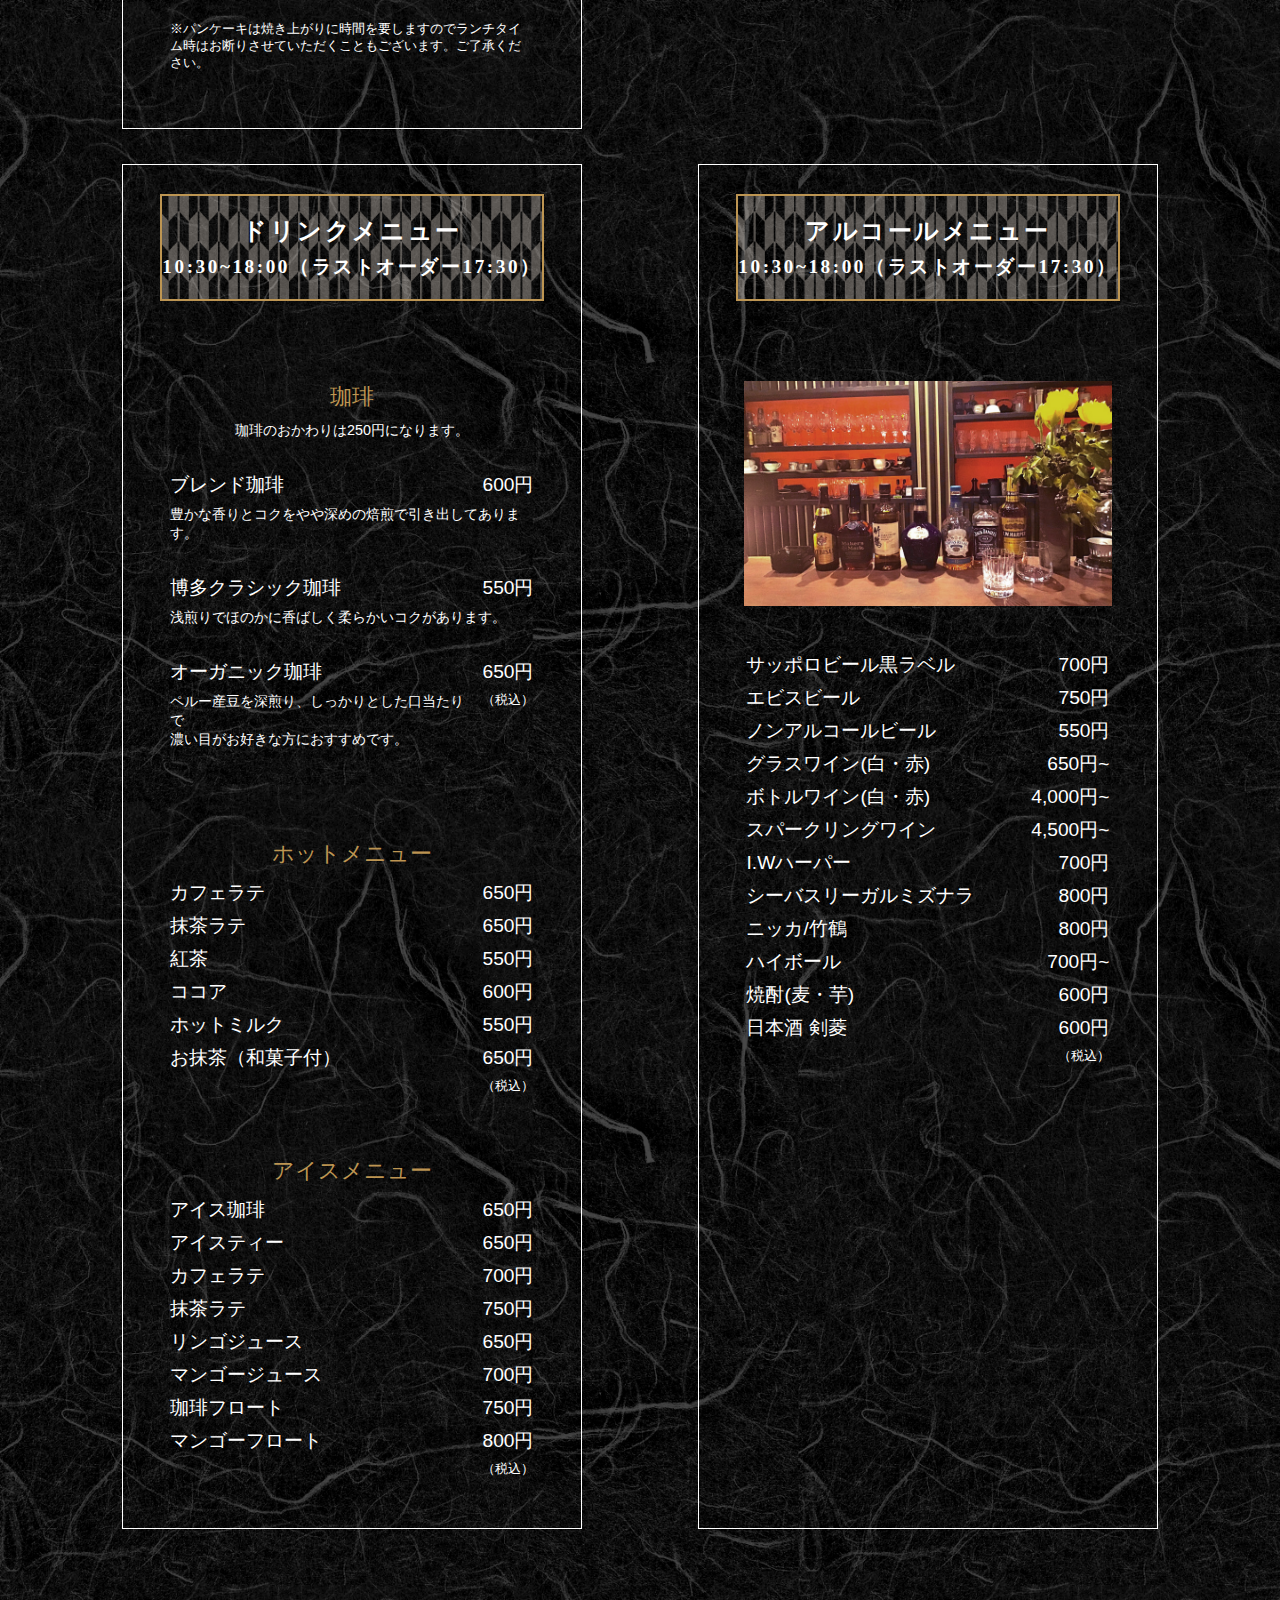
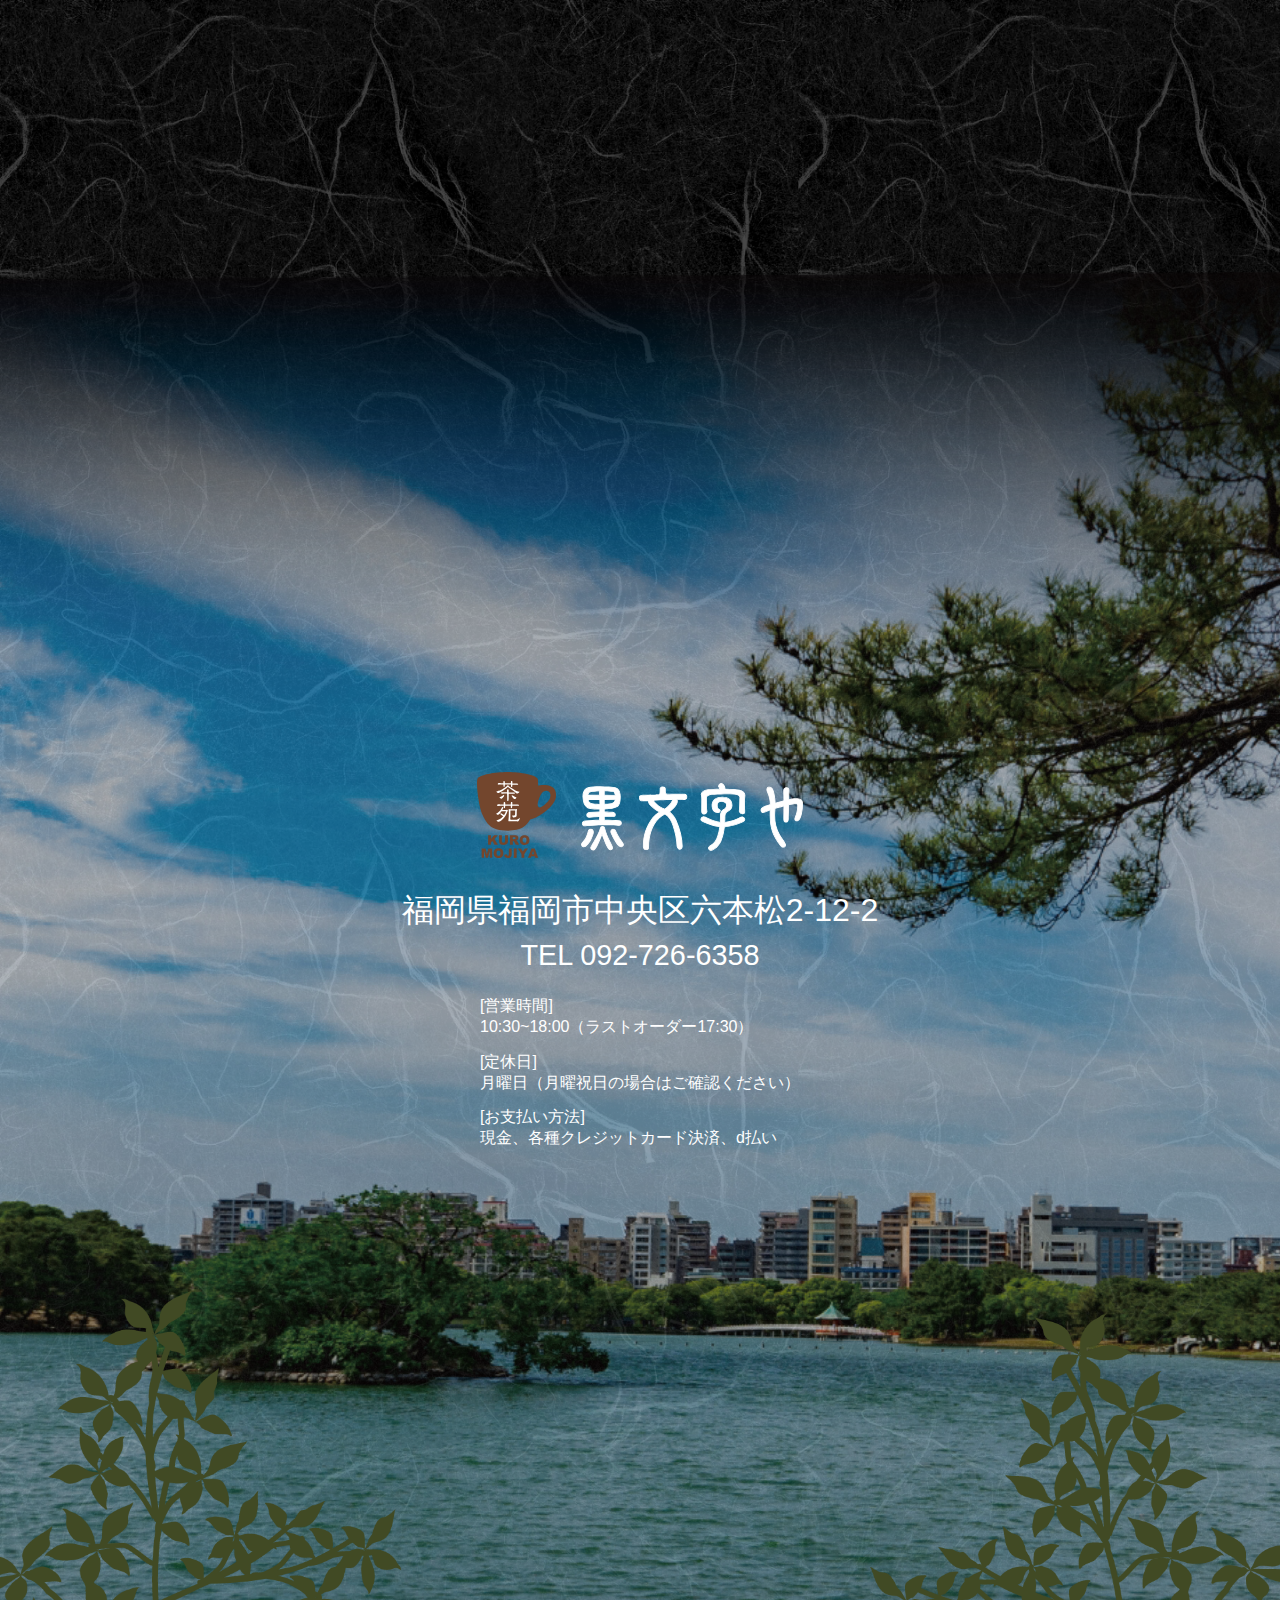
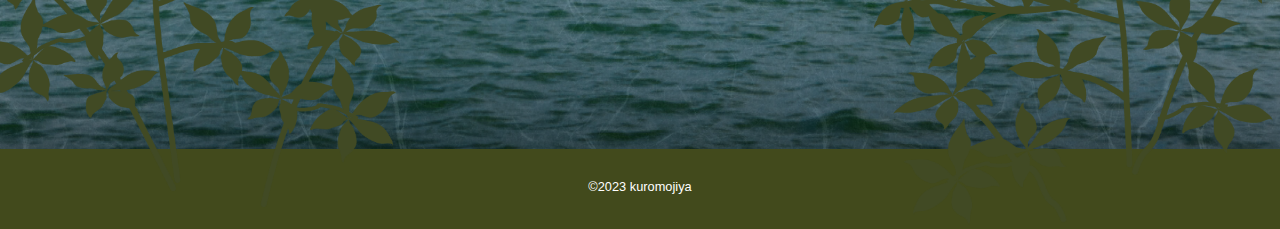
<file: html/menu.html>
<!DOCTYPE html>
<html lang="ja">
<head>
    <meta charset="UTF-8">
    <meta name="robots" content="noindex">
    <meta name="viewport" content="width=device-width, initial-scale=1.0">
    <meta http-equiv="X-UA-Compatible" content="IE=edge">
    <title>黒文字や</title>
    <meta name="description" content="黒文字やは大濠公園近くの住宅街にひっそりと佇む古民家を改装した和風のカフェです。クラシックが流れる和モダンなこだわりの空間でお食事を楽しんだりお昼からお酒をたしなんだり、ゆっくりと時間を忘れるひと時をお過ごしください。">
    <meta name="keywords" content="カフェ,古民家,ランチ,和カフェ,喫煙可,昼飲み,福岡,福岡中央,草香江,大濠,六本松,隠れ家">
    <link rel="icon" href="../img/icon.svg">
    <link rel="stylesheet" href="../css/item.css">
    <link rel="stylesheet" href="../css/menu.css">
    <link rel="stylesheet" href="../css/sp.css" media="screen and (max-width: 750px)">
    <link rel="stylesheet" href="../css/ress.css">
    <link rel="stylesheet" href="../css/tablet.css" media="screen and (max-width: 960px)">

    <style>
        body{
            line-height: normal;
        }
    </style>
</head>
<body>
    <header class="header_pc">
        <div class="flex">
            <h1 class="logo"><a href="index.html"><img src="../img/logo.svg" width="309" height="107" alt="黒文字や"></a></h1>
            <nav class="pc-menu">
                <ul class="flex main-nav">
                    <li><a href="menu.html"><div class="icon home"><img src="../img/home.svg" width="56" height="90" alt="HOME"><p class="header-menu">MENU</p></div></a></li>
                    <li><a href="about.html"><div class="icon"><img src="../img/about.svg" width="104" height="82" alt="お店の紹介"><p class="header-menu">お店の紹介</p></div></a></li>
                    <li><a href="access.html"><div class="icon"><img src="../img/access.svg" width="48" height="72" alt="アクセス"><p class="header-menu">アクセス</p></div></a></li>
                    <li><a href="contact.html"><div class="icon"><img src="../img/contact.svg" width="63" height="82" alt="お問い合わせ"><p class="header-menu">お問い合わせ</p></div></a></li>
                </ul>
            </nav>
        </div>
    </header>
    <header class="header_sp">
        <nav class="sp-menu flex">
            <ul class="sub-nav">
                <li><a href="about.html"><div class="icon"><img src="../img/about.svg" width="104" height="82" alt="お店の紹介"><p class="header-menu">お店の紹介</p></div></a></li>
                <li><a href="access.html"><div class="icon"><img src="../img/access.svg" width="48" height="72" alt="アクセス"><p class="header-menu">アクセス</p></div></a></li>
                <li><a href="contact.html"><div class="icon"><img src="../img/contact.svg" width="63" height="82" alt="お問い合わせ"><p class="header-menu">お問い合わせ</p></div></a></li>
                <li>
                    <button class="hamburger header_hamburger" id="js-hamburger">
                        <span></span>
                        <span></span>
                        <span></span>
                        <span>MENU</span>
                    </button>
                </li>
            </ul>
            <div class="sp-menu_content" id="js-nav">
                <ul class="sp-menu_list">
                    <li class="sp-menu_item"><a href="./menu.html#lunch" class="sp-menu_link">ランチ</a></li>
                    <li class="sp-menu_item"><a href="./menu.html#desert" class="sp-menu_link">デザート</a></li>
                    <li class="sp-menu_item"><a href="./menu.html#drink" class="sp-menu_link">ドリンク</a></li>
                    <li class="sp-menu_item"><a href="./menu.html#alcohol" class="sp-menu_link">アルコール</a></li>
                </ul>
            </div>
        </nav>
    </header>
    <div class="main">
        <h2>MENU</h2>
        <div class="flex menu_top">
            <div class="menu_list">
                <a href="#lunch">
                    <p class="menu_list_item">ランチ</p>
                    <p class="menu_list_time">10:30~16:00</p>
                </a>
            </div>
            <div class="menu_list">
                <a href="#dessert">
                    <p class="menu_list_item">デザート</p>
                    <p class="menu_list_time">10:30~16:00</p>
                </a>
            </div>
            <div class="menu_list">
                <a href="#drink">
                    <p class="menu_list_item">お飲み物</p>
                    <p class="menu_list_time">10:30~18:00</p>
                </a>
            </div>
        </div>
        <hr class="menu_border">

        <h3 id="lunch">
            <span class="menu_title">ランチメニュー</span>
            <span class="menu_time">10:30~16:00</span>
        </h3>

        <div class="flex all">
            <P class="all_menu">全商品</P>
                <div class="wrapper_all_menu">
                    <p class="all_price">1,500円<span>（土日祝日は1,600円）</span></p>
                    <p class="all_menu_item">サラダ・小鉢・スープ・ご飯付
                        <span>（パスタはパン付）</span>
                    </p>
                    <p class="all_menu_text">
                        ※ランチのご飯は全て雑穀米となります。<br>
                        アレルギーの方のみ白米へのご変更を承ります。
                    </p>
                </div>
        </div>

        <div class="flex wrapper_plus g-line-wrap">
            <div class="wrapper_plus_left">
                <div class="flex plus_left">
                    <p class="plus_price g-line-wrap"><span class="g-line"></span>+100円</p>
                    <p class="plus_menu">ドリンク付<br>
                        <span>珈琲　アイス珈琲　紅茶　緑茶<br>
                        アイスティ　リンゴジュース</span>
                    </p>  
                </div>

                <div class="plus_left">
                    <div class="g-line-wrap">
                        <span class="g-line"></span>
                        <div class="flex">
                            <p class="plus_price">+100円</p>
                            <p class="plus_menu">ごはん大盛</p>
                        </div>
                    
                        <div class="flex">
                            <p class="plus_price mb0">+200円</p>
                            <p class="plus_menu mb0">その他パスタ、オムライス</p>
                        </div>
                    </div>
                </div>
            </div>

            <div class="flex g-line-wrap">
                <span class="g-line"></span>
                <div class="wrapper_plus_right">
                    <div class="flex">
                        <p class="plus_price">+300円</p>
                        <p class="plus_menu">アイスクリーム</p>
                    </div>
                    <div class="menu_left_margin">
                        <div class="flex">
                            <p class="plus_price">+350円</p>
                            <p class="plus_menu">ミニパフェ　ケーキ<br>
                                みたらしだんご2本<br>
                                わらび餅4個（抹茶2 きなこ2）</p>
                        </div>
                        <div class="flex">
                            <p class="plus_price">+400円</p>
                            <p class="plus_menu">よもぎとみたらしだんご２本</p>
                        </div>
                        <div class="flex">
                            <p class="plus_price mb0">+450円</p>
                            <p class="plus_menu mb0">よもぎだんご２本</p>
                        </div>
                    </div>
                </div>
            </div>
        </div>

        <div class="flex warpper_lunch">
            <div class="lunch_menu">
                <img src="../img/mentikatsu.jpg" alt="" class="menu_img">
                <p class="menu_item">国産豚のジューシー<span class="wrap_span">メンチカツ</span></p>
                <a class="menu_description">
                    黒文字や人気ナンバーワンメニュー。<br>
                    おろしポン酢で食べるあっさりした味わいは年齢層関係なしに支持を得ています。
                </a>
            </div>
            <div class="lunch_menu">
                <img src="../img/omuraisu.jpg" alt="" class="menu_img">
                <p class="menu_item">黒文字や特製オムライス</p>
                <a class="menu_description">
                    自家製デミグラスソースをたっぷりかけて、デコレーションケーキの様な仕上がりにしています。女性にとても人気のあるメニューです。
                </a>
            </div>
            <div class="lunch_menu">
                <img src="../img/curry.jpg" alt="" class="menu_img">
                <p class="menu_item">具だくさん野菜の<span class="wrap_span">土鍋焼きカレー</span></p>
                <a class="menu_description">
                    アツアツのカレーに温泉卵と野菜とチーズを乗せ土鍋でご提供いたします。
                </a>
            </div>
        </div>

        <div class="flex warpper_lunch">
            <div class="lunch_menu">
                <img src="../img/karubonara.jpg" alt="" class="menu_img">
                <p class="menu_item">厚切りベーコンと半熟卵の<span class="wrap_span">濃厚カルボナーラ</span></p>
                <a class="menu_description">
                    淡路島から取り寄せた生パスタ麺に、濃厚なソースをたっぷり絡めてお召し上がりください。
                </a>
            </div>
            <div class="lunch_menu">
                <img src="../img/tantanmen.jpg" alt="" class="menu_img">
                <p class="menu_item">まろやかスープの担々麺 (おむすび付)</p>
                <a class="menu_description">
                    カフェなのに担々麺！と驚かれる方もいますが、意外と隠れた人気メニューです。
                    スープを全部飲み干す方や、残ったスープにおむすびを入れて食べる方もいらっしゃいます。
                </a>
            </div>
            <div class="lunch_menu">
                <img src="../img/naporitan.jpg" alt="" class="menu_img">
                <p class="menu_item">スパゲッティナポリタン</p>
                <a class="menu_description">
                    こちらも淡路島から取り寄せた生パスタ麺を使用しております。
                    昔ながらの懐かしい味をお楽しみください。
                </a>
            </div>
        </div>

        <div class="flex wrapper_other">
            <div class="other_menu">
                <p class="other_menu_item">牛ひき肉のボロネーゼパスタ</p>
                <a class="other_menu_description">
                    挽肉たっぷりのソースが生麺と絡み合い、風味豊かな仕上がりになっております。
                </a>
                <p class="other_menu_item">チキンカツカレー</p>
                <a class="other_menu_description">
                    チキンカツと野菜をのせたボリューム感あるスパイシーカレーです。
                </a>
                <p class="other_menu_item">ボリュームたっぷりチキン<span class="wrap_span">カツサンド</span></p>
                <a class="other_menu_description">
                    こんがり焼けたバケットにあっさりした鶏むね肉のカツを挟んでいます。<br>
                    お酒のお供に好まれています。
                </a>
                <p class="other_menu_item">地鶏かつおだしの海老かき揚げ<span class="wrap_span">うどん（おむすび付）</span></p>
                <a class="other_menu_description">
                    味わいのある出汁を使ったうどんに揚げたてのかき揚げをのせました。<br>
                    心も温まりそうなほっこりメニューです。
                </a>
                <p class="other_menu_item">あっさりスープの塩ラーメン（おむすび付）</p>
                <a class="other_menu_description">
                    あっさりとした口あたりながら、コク旨で濃厚なスープです。
                </a>
            </div>

            <div class="wrapper_menu">
                <div class="flex special">
                        <p class="flex special_menu">特別ランチメニュー</p>
                    <p class="special_price">
                        1,600円<br>
                        <span>(土日祝日は<span class="wrap_span">1,700円)</span></span>
                    </p>
                </div>
                <img src="../img/humbaerg.jpg" alt="" class="special_img">
                <p class="special_menu_item">土鍋のあつあつハンバーグ<br>
                    <span>（ご飯・スープ・サラダ付）</span></p>
                <p class="special_description">土鍋で煮込んだ大きなハンバーグは野菜に囲まれあつあつジューシーです。
            </div>
        </div>

        <div class="flex wrapper_other_bottom">
            <div class="single">
                <p class="single_title">単品メニュー</p>
                <hr class="single_border">
                <table>
                    <tr>
                        <td class="single_menu">日替わりピザ</td>
                        <td class="single_price">1,000円</td>
                    </tr>
                    <tr>
                        <td class="single_menu">鴨のロースト盛り</td>
                        <td class="single_price">800円</td>
                    </tr>
                    <tr>
                        <td class="single_menu">生ハムと温泉卵のサラダ</td>
                        <td class="single_price">800円</td>
                    </tr>
                    <tr>
                        <td class="single_menu">フライドポテト</td>
                        <td class="single_price">650円</td>
                    </tr>
                    <tr>
                        <td class="single_menu">ガーリックトースト</td>
                        <td class="single_price">500円</td>
                    </tr>
                </table>
            </div>    

            <div class="wrapper_take_out">
                <div class="take_out">
                    <p class="take_out_text">
                        黒文字や人気No1メンチカツが<br>
                        お持ち帰りできます。
                    </p>
                    <p class="take_out_description">
                        揚げたてのメンチカツを冷凍保存した状態でお渡しします。<br>
                        電子レンジやトースターで簡単に調理できます。
                    </p>
                    <p class="take_out_price">3個入　1,200円（税込）</p>
                    <p class="take_out_price">5個入　1,800円（税込）</p>
                </div>
            </div>
        </div>



        <!-- デザートメニュー -->
        <h3 id="dessert">
            <span class="menu_title">デザートメニュー</span>
            <span class="menu_time">10:30~16:00</span>
        </h3>
        <div class="flex dessert-flex">
            <div class="dessert-left"> <!-- デザート左 -->
                <div class="wrapper_dessert">
                    <p class="dessert_title">デザートセット</p>
                    <p class="dessert_item">デザート  ＋   選べるドリンク５種類</p>
                    <div class="wrap_dessert">
                        <p class="dessert_description set_drink">
                            珈琲／アイス珈琲／紅茶／抹茶／緑茶<br>
                            ／アイスティー／リンゴジュース
                        </p>
                    </div>
                </div>
                <img src="../img/kuromojiset.png" alt="黒文字やセット" class="dessert_top">
                <img src="../img/yomogidango.jpg" alt="" class="dessert_bottom">
                <table class="dessert-table">
                    <tr>
                        <td class="dessert_menu">
                            よもぎだんごセット<br>
                            <span>(よもぎ団子２本)</span>
                        </td>
                        <td class="dessert_price">950円</td>
                    </tr>
                    <tr>
                        <td colspan="2" class="dessert_description">よもぎの香りがふんわりとやわらかいお団子に漂います。</td>
                    </tr>
                    <tr>
                        <td class="dessert_menu">わらび餅セット</td>
                        <td class="dessert_price">850円</td>
                    </tr>
                    <tr>
                        <td colspan="2" class="dessert_description">抹茶ときな粉の2種類を黒蜜をかけてお召し上がりください。</td>
                    </tr>
                    <tr>
                        <td class="dessert_menu">みたらしだんごセット</td>
                        <td class="dessert_price">850円</td>
                    </tr>
                    <tr>
                        <td colspan="2" class="dessert_description">
                            ご注文いただいてからじっくり焼き上げるお団子です。<br>
                            みたらしのタレが濃厚で人気です。
                        </td>
                    </tr>
                    <tr>
                        <td class="dessert_menu">
                            おだんごセット<br>
                            <span>(よもぎ団子とみたらし団子)</span>
                        </td>
                        <td class="dessert_price">900円</td>
                    </tr>
                    <tr>
                        <td colspan="2" class="dessert_description">お団子が二種食べれる贅沢セットです。</td>
                    </tr>
                </table>
                <table class="pancake-table">
                    <tr>
                        <td class="dessert_menu" colspan="3">米粉の特製パンケーキ</td>
                    </tr>
                    <tr>
                        <td class="dessert_menu_pancake">和風</td>
                        <td class="dessert_menu_pancake_description">
                            生地に抹茶を練りこんであり、小豆や黒蜜をトッピングしています。
                        </td>
                        <td class="dessert_price">1,350円</td>
                    </tr>

                    <tr>
                        <td class="dessert_menu_pancake">洋風</td>
                        <td class="dessert_menu_pancake_description">
                            プレーンタイプの生地でフルーツやデザートソースで盛り付けています。
                        </td>
                        <td class="dessert_price">1,250円</td>
                    </tr>
                    <tr>
                        <td colspan="3" class="dessert_menu_pancake_annotation">
                            ※パンケーキは焼き上がりに時間を要しますのでランチタイム時はお断りさせていただくこともございます。ご了承ください。
                        </td>
                    </tr>
                </table>
            </div>
            <div class="dessert-right"> <!-- デザート右 -->
                <div class="dessert-single">
                    <div class="wrapper_dessert">
                        <p class="dessert_title">単　品</p>
                        <p class="dessert_item">単品  ＋250円でドリンクがつけられます。</p>
                        <div class="wrap_dessert">
                            <p class="dessert_description set_drink">
                                珈琲／アイス珈琲／紅茶／抹茶／緑茶<br>
                                ／アイスティー／リンゴジュース
                            </p>
                        </div>
                    </div>
                    <img src="../img/parfait.png" alt="抹茶セット" class="dessert_top">
                    <table class="dessert-table">
                        <tr>
                            <td class="dessert_menu">みたらしパフェ</td>
                            <td class="dessert_price">1,000円</td>
                        </tr>
                        <tr>
                            <td colspan="2" class="dessert_description">
                                バニラアイスに白玉、ワッフル、小豆、黒糖わらび餅が入って<br>
                                みたらしのソースをかけています。</td>
                        </tr>
                        <tr>
                            <td class="dessert_menu">黒蜜きな粉パフェ</td>
                            <td class="dessert_price">1,000円</td>
                        </tr>
                        <tr>
                            <td colspan="2" class="dessert_description">
                                黒胡麻とバニラのアイスに<br>
                                白玉・ワッフル・小豆・きな粉わらび餅が入っています。</td>
                        </tr>
                        <tr>
                            <td class="dessert_menu">小豆たっぷり白玉ぜんざい</td>
                            <td class="dessert_price">750円</td>
                        </tr>
                        <tr>
                            <td colspan="2" class="dessert_description">
                                小豆たっぷり白玉ぜんざい<br>
                                もちもちの白玉と小豆がたっぷり入っています。
                            </td>
                        </tr>
                        <tr>
                            <td class="dessert_menu">アイスクリーム</td>
                            <td class="dessert_price">800円</td>
                        </tr>
                        <tr>
                            <td colspan="2" class="dessert_description">
                                抹茶・黒胡麻・バニラより2種類選択できます。
                            </td>
                        </tr>
                    </table>
                </div>
    
                <div class="wrapper_take_out_menu">
                    <p class="take_out_menu_text">お持ち帰り特別価格</p>
                    <p class="take_out_menu_description">
                        ※みたらしだんごはお持ち帰りの場合、<br>
                        　焼き上がりにお時間がかかりますので、<br>
                        　なるべくお先にご注文お願いします。
                    </p>
                    <div class="flex take_out_flex">
                        <p class="take_out_menu">みたらしだんご（４本）</p>
                        <p class="take_out_menu_price">650円</p>
                    </div>
                    <div class="flex take_out_flex">
                        <p class="take_out_menu">わらび餅(抹茶ときな粉)</p>
                        <p class="take_out_menu_price">650円</p>
                    </div>
                    <div class="flex take_out_flex">
                        <p class="take_out_menu">よもぎだんごと <span class="wrap_span">みたらしだんご（４本）</span></p>
                        <p class="take_out_menu_price">700円</p>
                    </div>
                    <div class="flex take_out_flex">
                        <p class="take_out_menu">よもぎだんご（４本）</p>
                        <p class="take_out_menu_price">750円</p>
                    </div>
                </div>
            </div>
        </div>
        <!-- ドリンクメニュー -->
        <div class="flex flex-drink">
            <div class="wrapper_drink">
                <h3 id="drink">
                    <span class="menu_title drink_title">ドリンクメニュー</span>
                    <span class="menu_time drink_time">10:30~18:00<span class="wrap_span">（ラストオーダー17:30）</span></span>
                </h3>
                <p class="drink_menu_title">珈琲</p>
                <p class="drink_menu_text">珈琲のおかわりは250円になります。</p>
                <table class="drink_table">
                    <tr>
                        <td class="drink_menu">ブレンド珈琲</td>
                        <td class="drink_menu_price">600円</td>
                    </tr>
                    <tr>
                        <td colspan="2" class="drink_menu_description">
                            豊かな香りとコクをやや深めの焙煎で引き出してあります。
                        </td>
                    </tr>
                    <tr>
                        <td class="drink_menu">博多クラシック珈琲</td>
                        <td class="drink_menu_price">550円</td>
                    </tr>
                    <tr>
                        <td colspan="2" class="drink_menu_description">
                            浅煎りでほのかに香ばしく柔らかいコクがあります。
                        </td>
                    </tr>
                    <tr>
                        <td class="drink_menu">オーガニック珈琲</td>
                        <td class="drink_menu_price">650円</td>
                    </tr>
                    <tr>
                        <td class="drink_menu_description">
                            ペルー産豆を深煎り、しっかりとした口当たりで<br>
                            濃い目がお好きな方におすすめです。
                        </td>
                        <td class="drink_menu_tax"><span>（税込）</span></td>
                    </tr>
                </table>

                <p class="drink_menu_title">ホットメニュー</p>
                <table class="drink_table">
                    <tr>
                        <td class="drink_menu">カフェラテ</td>
                        <td class="drink_menu_price">650円</td>
                    </tr>
                    <tr>
                        <td class="drink_menu">抹茶ラテ</td>
                        <td class="drink_menu_price">650円</td>
                    </tr>
                    <tr>
                        <td class="drink_menu">紅茶</td>
                        <td class="drink_menu_price">550円</td>
                    </tr>
                    <tr>
                        <td class="drink_menu">ココア</td>
                        <td class="drink_menu_price">600円</td>
                    </tr>
                    <tr>
                        <td class="drink_menu">ホットミルク</td>
                        <td class="drink_menu_price">550円</td>
                    </tr>
                    <tr>
                        <td class="drink_menu">お抹茶（和菓子付）</td>
                        <td class="drink_menu_price">650円<br></td>
                    </tr>
                    <tr>
                        <td class="drink_menu"></td>
                        <td class="drink_menu_tax"><span>（税込）</span></td>
                    </tr>
                </table>

                <p class="drink_menu_title">アイスメニュー</p>
                <table class="drink_table">
                    <tr>
                        <td class="drink_menu">アイス珈琲</td>
                        <td class="drink_menu_price">650円</td>
                    </tr>
                    <tr>
                        <td class="drink_menu">アイスティー</td>
                        <td class="drink_menu_price">650円</td>
                    </tr>
                    <tr>
                        <td class="drink_menu">カフェラテ</td>
                        <td class="drink_menu_price">700円</td>
                    </tr>
                    <tr>
                        <td class="drink_menu">抹茶ラテ</td>
                        <td class="drink_menu_price">750円</td>
                    </tr>
                    <tr>
                        <td class="drink_menu">リンゴジュース</td>
                        <td class="drink_menu_price">650円</td>
                    </tr>
                    <tr>
                        <td class="drink_menu">マンゴージュース</td>
                        <td class="drink_menu_price">700円</td>
                    </tr>
                    <tr>
                        <td class="drink_menu">珈琲フロート</td>
                        <td class="drink_menu_price">750円</td>
                    </tr>
                    <tr>
                        <td class="drink_menu">マンゴーフロート</td>
                        <td class="drink_menu_price">800円</td>
                    </tr>
                    <tr>
                        <td class="drink_menu"></td>
                        <td class="drink_menu_tax"><span>（税込）</span></td>
                    </tr>
                </table>
            </div>

            <div class="wrapper_drink">
                <h3 id="alcohol">
                    <span class="menu_title drink_title">アルコールメニュー</span>
                    <span class="menu_time drink_time">10:30~18:00<span class="wrap_span">（ラストオーダー17:30）</span></span>
                </h3>
                <img src="../img/alcohol.jpg" alt="">
                <table class="drink_table">
                    <tr>
                        <td class="drink_menu">サッポロビール黒ラベル</td>
                        <td class="drink_menu_price">700円</td>
                    </tr>
                    <tr>
                        <td class="drink_menu">エビスビール</td>
                        <td class="drink_menu_price"><span class="wrap_span">750円</span></td>
                    </tr>
                    <tr>
                        <td class="drink_menu">ノンアルコールビール</td>
                        <td class="drink_menu_price">550円</td>
                    </tr>
                    <tr>
                        <td class="drink_menu">グラスワイン(白・赤)</td>
                        <td class="drink_menu_price">650円~</td>
                    </tr>
                    <tr>
                        <td class="drink_menu">ボトルワイン(白・赤)</td>
                        <td class="drink_menu_price">4,000円~</td>
                    </tr>
                    <tr>
                        <td class="drink_menu">スパークリングワイン</td>
                        <td class="drink_menu_price">4,500円~</td>
                    </tr>
                    <tr>
                        <td class="drink_menu">I.Wハーパー</td>
                        <td class="drink_menu_price">700円
                        </td>
                    </tr>
                    <tr>
                        <td class="drink_menu">シーバスリーガルミズナラ</td>
                        <td class="drink_menu_price">800円
                        </td>
                    </tr>
                    <tr>
                        <td class="drink_menu">ニッカ/竹鶴</td>
                        <td class="drink_menu_price">800円
                        </td>
                    </tr>
                    <tr>
                        <td class="drink_menu">ハイボール</td>
                        <td class="drink_menu_price">700円~</td>
                    </tr>
                    <tr>
                        <td class="drink_menu">焼酎(麦・芋)</td>
                        <td class="drink_menu_price">600円
                        </td>
                    </tr>
                    <tr>
                        <td class="drink_menu">日本酒 剣菱</td>
                        <td class="drink_menu_price">600円</td>
                    </tr>
                    <tr>
                        <td></td>
                        <td class="drink_menu_tax"><span>（税込）</span></td>
                    </tr>
                </table>
            </div>
        </div>

    </div>

    <footer>
        <div class="relative">
            <div class="absolute">
                <img src="../img/logo.svg" alt="" class="footer_logo">
                <div class="address">福岡県福岡市中央区六本松2-12-2</div>
                <div class="tel">TEL   092-726-6358</div>
                <div class="info">
                    <div class="footer_item">
                        <p>[営業時間]<br>
                        10:30~18:00（ラストオーダー17:30）</p>
                    </div>
                    <div class="footer_item">
                        <p>[定休日]<br>
                        月曜日（月曜祝日の場合はご確認ください）</p>
                    </div>
                    <div class="footer_item">
                        <p>[お支払い方法]<br>
                        現金、各種クレジットカード決済、d払い</p>
                    </div>
                </div>
            </div>
        </div>
        <div class="footer_bottom">
            <div class="footer_tree">
               <img src="../img/footer_tree.png" alt="">
            </div>
            <small>&copy;2023 kuromojiya</small>
        </div>
    </footer>
    <script src="https://code.jquery.com/jquery-3.4.1.min.js" integrity="sha256-CSXorXvZcTkaix6Yvo6HppcZGetbYMGWSFlBw8HfCJo="  crossorigin="anonymous"></script>
    <script src="../js/main.js"></script>
    <script src="../js/item.js"></script>
</body>
</html>
</file>
<file: css/ress.css>
/* resset.dev • v5.0.2 */

/* # =================================================================
   # Global selectors
   # ================================================================= */

   html {
    box-sizing: border-box;
    -webkit-text-size-adjust: 100%; /* Prevent adjustments of font size after orientation changes in iOS */
    word-break: normal;
    -moz-tab-size: 4;
    tab-size: 4;
  }
  
  *,
  ::before,
  ::after {
    background-repeat: no-repeat; /* Set `background-repeat: no-repeat` to all elements and pseudo elements */
    box-sizing: inherit;
  }
  
  ::before,
  ::after {
    text-decoration: inherit; /* Inherit text-decoration and vertical align to ::before and ::after pseudo elements */
    vertical-align: inherit;
  }
  
  * {
    padding: 0; /* Reset `padding` and `margin` of all elements */
    margin: 0;
  }
  
  /* # =================================================================
     # General elements
     # ================================================================= */
  
  hr {
    overflow: visible; /* Show the overflow in Edge and IE */
    height: 0; /* Add the correct box sizing in Firefox */
    color: inherit; /* Correct border color in Firefox. */
  }
  
  details,
  main {
    display: block; /* Render the `main` element consistently in IE. */
  }
  
  summary {
    display: list-item; /* Add the correct display in all browsers */
  }
  
  small {
    font-size: 80%; /* Set font-size to 80% in `small` elements */
  }
  
  [hidden] {
    display: none; /* Add the correct display in IE */
  }
  
  abbr[title] {
    border-bottom: none; /* Remove the bottom border in Chrome 57 */
    /* Add the correct text decoration in Chrome, Edge, IE, Opera, and Safari */
    text-decoration: underline;
    text-decoration: underline dotted;
  }
  
  a {
    background-color: transparent; /* Remove the gray background on active links in IE 10 */
  }
  
  a:active,
  a:hover {
    outline-width: 0; /* Remove the outline when hovering in all browsers */
  }
  
  code,
  kbd,
  pre,
  samp {
    font-family: monospace, monospace; /* Specify the font family of code elements */
  }
  
  pre {
    font-size: 1em; /* Correct the odd `em` font sizing in all browsers */
  }
  
  b,
  strong {
    font-weight: bolder; /* Add the correct font weight in Chrome, Edge, and Safari */
  }
  
  /* https://gist.github.com/unruthless/413930 */
  sub,
  sup {
    font-size: 75%;
    line-height: 0;
    position: relative;
    vertical-align: baseline;
  }
  
  sub {
    bottom: -0.25em;
  }
  
  sup {
    top: -0.5em;
  }
  
  table {
    border-color: inherit; /* Correct border color in all Chrome, Edge, and Safari. */
    text-indent: 0; /* Remove text indentation in Chrome, Edge, and Safari */
  }
  
  iframe {
    border-style: none;
  }
  
  /* # =================================================================
     # Forms
     # ================================================================= */
  
  input {
    border-radius: 0;
  }
  
  [type='number']::-webkit-inner-spin-button,
  [type='number']::-webkit-outer-spin-button {
    height: auto; /* Correct the cursor style of increment and decrement buttons in Chrome */
  }
  
  [type='search'] {
    -webkit-appearance: textfield; /* Correct the odd appearance in Chrome and Safari */
    outline-offset: -2px; /* Correct the outline style in Safari */
  }
  
  [type='search']::-webkit-search-decoration {
    -webkit-appearance: none; /* Remove the inner padding in Chrome and Safari on macOS */
  }
  
  textarea {
    overflow: auto; /* Internet Explorer 11+ */
    resize: vertical; /* Specify textarea resizability */
  }
  
  button,
  input,
  optgroup,
  select,
  textarea {
    font: inherit; /* Specify font inheritance of form elements */
  }
  
  optgroup {
    font-weight: bold; /* Restore the font weight unset by the previous rule */
  }
  
  button {
    overflow: visible; /* Address `overflow` set to `hidden` in IE 8/9/10/11 */
  }
  
  button,
  select {
    text-transform: none; /* Firefox 40+, Internet Explorer 11- */
  }
  
  /* Apply cursor pointer to button elements */
  button,
  [type='button'],
  [type='reset'],
  [type='submit'],
  [role='button'] {
    cursor: pointer;
  }
  
  /* Remove inner padding and border in Firefox 4+ */
  button::-moz-focus-inner,
  [type='button']::-moz-focus-inner,
  [type='reset']::-moz-focus-inner,
  [type='submit']::-moz-focus-inner {
    border-style: none;
    padding: 0;
  }
  
  /* Replace focus style removed in the border reset above */
  button:-moz-focusring,
  [type='button']::-moz-focus-inner,
  [type='reset']::-moz-focus-inner,
  [type='submit']::-moz-focus-inner {
    outline: 1px dotted ButtonText;
  }
  
  button,
  html [type='button'], /* Prevent a WebKit bug where (2) destroys native `audio` and `video`controls in Android 4 */
  [type='reset'],
  [type='submit'] {
    -webkit-appearance: button; /* Correct the inability to style clickable types in iOS */
  }
  
  /* Remove the default button styling in all browsers */
  button,
  input,
  select,
  textarea {
    background-color: transparent;
    border-style: none;
  }
  
  a:focus,
  button:focus,
  input:focus,
  select:focus,
  textarea:focus {
    outline-width: 0;
  }
  
  /* Style select like a standard input */
  select {
    -moz-appearance: none; /* Firefox 36+ */
    -webkit-appearance: none; /* Chrome 41+ */
  }
  
  select::-ms-expand {
    display: none; /* Internet Explorer 11+ */
  }
  
  select::-ms-value {
    color: currentColor; /* Internet Explorer 11+ */
  }
  
  legend {
    border: 0; /* Correct `color` not being inherited in IE 8/9/10/11 */
    color: inherit; /* Correct the color inheritance from `fieldset` elements in IE */
    display: table; /* Correct the text wrapping in Edge and IE */
    max-width: 100%; /* Correct the text wrapping in Edge and IE */
    white-space: normal; /* Correct the text wrapping in Edge and IE */
    max-width: 100%; /* Correct the text wrapping in Edge 18- and IE */
  }
  
  ::-webkit-file-upload-button {
    /* Correct the inability to style clickable types in iOS and Safari */
    -webkit-appearance: button;
    color: inherit;
    font: inherit; /* Change font properties to `inherit` in Chrome and Safari */
  }
  
  /* Replace pointer cursor in disabled elements */
  [disabled] {
    cursor: default;
  }
  
  /* # =================================================================
     # Specify media element style
     # ================================================================= */
  
  img {
    border-style: none; /* Remove border when inside `a` element in IE 8/9/10 */
  }
  
  /* Add the correct vertical alignment in Chrome, Firefox, and Opera */
  progress {
    vertical-align: baseline;
  }
  
  /* # =================================================================
     # Accessibility
     # ================================================================= */
  
  /* Specify the progress cursor of updating elements */
  [aria-busy='true'] {
    cursor: progress;
  }
  
  /* Specify the pointer cursor of trigger elements */
  [aria-controls] {
    cursor: pointer;
  }
  
  /* Specify the unstyled cursor of disabled, not-editable, or otherwise inoperable elements */
  [aria-disabled='true'] {
    cursor: default;
  }
</file>
<file: css/item.css>
@charset "utf-8";

/* ヘッダーここから */

/* ヘッダーここから */
header a {
    text-decoration: none;
    color: #fff;
}

.header_pc {
    position: fixed;
    height: 12%;
    width: 100%;
    top: 0;
    left: 0;
    min-width: 751px;
    color: #231815;
    background-color: rgba(35, 24, 21, 0.5);
    z-index: 800;
}

ul li {
    list-style: none;
    height: 100%;
}

.flex {
    display: flex;
}

.header_pc .flex {
    justify-content: space-between;
    height: 100%;
}

.logo {
    margin-top: 0.7em;
    margin-left: 2%;
}

.logo img {
    height: 80%;
}

.icon {
    height: 100%;
    aspect-ratio: 1 / 1;
    display: flex;
    flex-flow: column;
    background-color: #fff;
    text-align: center;
    align-items: center;
    justify-content: center;
    border: 1px solid #231815;
    font-size: 1.2em;
}

.home {
    background-color: #797D55;
    color: #fff;
}

.icon img{
    height: 40%;
    aspect-ratio: 1 / 1;
    margin-bottom: 0.7em;
}

li a {
    color: #231815;
}

.icon:hover {
    background-color: #B9B9A2;
}

.header-menu{
    font-size: 0.8em;
}

/* 751px以上の時は非表示 */
@media screen and (min-width: 751px) {
    .header_sp {
      display: none;
    }
}

.is-hidden {
    display: none;
}

@media screen and (max-width: 960px) {
    .header_pc {
        height: 10%;
    }
    
    .header-menu{
        font-size: 0.6em;
    }
}

/* footerここから */

footer{
    background-image: url(../img/footer_img.png);
    background-size: cover;
    background-position: center;
    padding-top: 17.5rem;
    text-align: center;
}

.relative {
    margin-top: 224px;
    position: relative;
    /* width: 100vw; */
}

.footer_image {
    width: 100%;
}


.absolute {
    width: fit-content;
    margin: 0 auto 600px;
    top: 38%;
}

.footer_logo {
    height: 9.5vh;
    width: auto;
    margin-bottom: 1.7rem;
}

.address{
    font-size: 2rem;
    margin-bottom: 0.4rem;
}

.tel {
    font-size: 1.8rem;
    margin-bottom: 1.5rem;
}

.info{
    font-size: 0.85rem;
}

.footer_item {
    margin: 0.85rem auto;
}

.footer_item p{
    display: inline-block;
    width: 20rem;
    text-align: left;
    margin: 0 auto;
    font-size: 1rem;
}

.footer_bottom {
    position: relative;
}

.footer_tree{
    position: absolute;
    bottom: 0;
    left: 0;
}

.footer_tree img{
    width: 100%;
}

small {
    display: inline-block;
    background-color: #424a1c;
    height: 80px;
    width: 100%;
    padding-top: 30px;
}

/* フッターレスポンシブ */
@media (max-width:750px){


    footer {
        background-size: cover;
        height: 100vh;
        background-position: center center;
        padding-top: 17.5rem;

    }

    .address{
        font-size: 1.3rem;
    }
    
    .tel {
        font-size: 1.3rem;
        margin: 1rem auto 1.5rem auto;
    }

    .info {
        line-height: 25px;
    }

    .absolute{
        margin: 0 auto 84%;
    }

    .relative{
        margin: 0;
    }

}
</file>
<file: css/style.css>
@charset "utf-8";

html {
    font-size: 100%;
    scroll-behavior: smooth;
}

body{
    /* background-color: black; */
    background-image: url(../img/washi.png);
    background-repeat: repeat;
    background-size: 800px;
    width: 100%;
    font-family: 'しっぽり明朝','Shippori Mincho',serif;
    font-weight: 800;
    overflow-x: hidden;
    color: #fff;
}

span{
    display: block;
}

/* ファーストビューここから */
/* ローディング画面 */
.is-hidden {
    display: none;
}

#splash {
    position: fixed;
    width: 100%;
    height: 100%;
    z-index: 900;
    background-color: #333333;
    text-align: center;
    color: #ffffff;
}

.fade-bg {
    transition-property: opacity;
    transition-delay: 1.5s;
    transition-duration: 1.5s;
    opacity: 0;
    pointer-events: none;
}

#splash_logo {
    width: 15%;
    position: absolute;
    z-index: 999;
    top: 50%;
    left: 50%;
    transform: translate(-50%,-50%);
}

.fade-logo {
    transition-property: opacity;
    transition-delay: 1.8s;
    transition-duration: 1.8s;
    opacity: 0;
    pointer-events: none;
}

#splash_logo img {
    width: 100%;
}

/* ファーストビュー */
/* スライド */
#slider{ /* 外枠 */
    width: 100%;
    height: 100vh;
    position: relative;
    overflow: hidden;
}

#slider div {
    position: absolute;
    top: 0;
    left: 0;
    opacity: 0;
    transition: 3s;
}

#slider .slide { /* スライド */
    width: 100%;
    height: 100vh;
    text-align: center;
    justify-content: center;
    align-items: center;
}

#slider .slide.show {
    opacity: 1;
}

#slider .fv{ /* 1枚目 */
    background-image: url(../img/fv1.jpg);
    background-size: cover;
    background-position: center;
}

#slider .fv2{ /* 2枚目 */
    background-image: url(../img/fv2.jpg);
    background-size: cover;
    background-position: center;
}

#slider .fv3{ /* 3枚目 */
    background-image: url(../img/fv3.jpg);
    background-size: cover;
    background-position: center right;
}

.slide-wrapper .wrapper{
    height: 168px;
    width: 100vw;
    position: absolute;
    top: 40%;
    left: 0;
    color: #ffffff;
    background-color: rgba(35, 24, 21, 0.5);
    opacity: 1;
}

/* .wrapper{
    height: 168px;
    background-color: rgba(35, 24, 21, 0.5);
} */

.slide-wrapper .wrapper p{
    text-align: center;
    line-height: 2em;
}

.top{
    font-size: 37px;
}

.center{
    font-size: 23px;
}

.bottom{
    font-size: 20px;
}

/* コンセプトここから */

.concept{
    width: fit-content;
    margin: 200px auto;
}

.concept p{
    color: #ffffff;
    line-height: 3;
}

.attention{
    writing-mode: vertical-rl;
    font-size: 15px;
}

.concept_text{
    writing-mode: vertical-rl;
    font-size: 20px;
}

.concept_flex{
    display: flex;
    gap: 80px;
}

.concept a{
    text-decoration: none;
}

.viewmore_flex{
    display: flex;
    align-items: baseline;
    gap: 5px;
    width: 173px;
    height: 35px;
    background-color: black;
    box-shadow: 0px 0px 0px 2px #ffffff;
    border-radius: 100px;
}

.viewmore_flex p{
    line-height: 0;
    padding: 15px 0;
}

.viewmore{
    margin-left: 23px;
    font-size: 13px;
}


.viewmore_kozuka{
    font-family: '小塚ゴシック Pro','Kozuka Gothic Pro',sans-serif;
    font-size: 22px;
    font-weight: 200;
}

@media screen and (max-width: 960px) {
    /* ローディング画面 */
    #splash_logo {
        width: 22%;
    }

    /* OTONA CLASSIC TIME */
    .about_wrapper{
        padding: 0 0 7% 0;
    }


    /* メニュー */
    .menu_flex {
        flex-direction: column;
        gap: 50px;
    }
}


/* OTONA CLASSIC TIME ここから */

.sp-img{
    display: none;
}

.box_title{
    font-size: 5em;
    opacity: 0.5;
    letter-spacing: 5px;
}

.about_wrapper{
    width: 64%;
    padding: 17px 0;
    margin: 0 auto;
    position: relative;
}

.box{
    color: #ffffff;
    text-shadow: 4px 0px 3px rgba(0, 0, 0, 0.8);
    position: absolute;
    bottom: 5%;
    left: 5%;
    width: 100%;
}

.box_font{
    font-size: 1em;
}

img{
    width: 100%;
}

.classic{
    margin: 20px auto;
}

.right_box{
    color: #ffffff;
    text-shadow: 4px 0px 3px rgba(0, 0, 0, 0.8);
    text-align: right;
    position: absolute;
    bottom: 6%;
    right: 5%;
}

/* メニューページここから */

h2{
    font-size: 2.5rem;
    color: #c29852;
    margin: 150px 0 40px 0;
    text-align: center;
    letter-spacing: 10px;
}

.kozuka{
    font-family: '小塚ゴシック Pro','Kozuka Gothic Pro',sans-serif;
    font-weight: 500;
    text-align: center;
    width: fit-content;
    margin: 8% auto 0 auto;
    font-size: 1.1vw;
}

.menu{
    color: #ffffff;
}

.menu_img{
    display: block;
    margin-bottom: 20px;
    box-shadow: 22px 21px 0px -12px #424a1c;
}

.menu_font{
    font-size: 1.5vw;
    margin-bottom: 10px;
    width: 135%;
}

.time_font{
    font-family: '小塚ゴシック Pro','Kozuka Gothic Pro',sans-serif;
    font-weight: 500;
    font-size: 13px;
}

a.view{
    color: rgb(255, 255, 255);
    font-size: 15px;
    text-decoration: none;
    background-image: url(../img/arrow.png);
    background-repeat: no-repeat;
    background-position: right bottom;
    padding: 0 2em 0.5em 3em;
    background-size: contain;
    text-align: center;
}

.menu_title{
    display: flex;
    align-items: end;
    justify-content: space-between;
    height: 91px;
    width: 100%;
    margin: 0 auto;
    white-space: nowrap;
}

.under{
    margin-top: 40px;
}


.menu_flex{
    display: flex;
    gap: 100px;
    justify-content: center;
    align-items: center;
    margin-bottom: 50px;
}

.lunch, .desert{
    width: 30%;
}



/* マップここから */

.map{
    width: fit-content;
    margin: 200px auto;
    box-shadow: 9px 8px 3px -1px #777777;
}

/* footerここから */

footer{
    background-image: url(../img/footer_img.png);
    background-size: cover;
    background-position: center;
    padding-top: 17.5rem;
    text-align: center;
}

.relative {
    margin-top: 224px;
    position: relative;
    /* width: 100vw; */
}

.footer_image {
    width: 100%;
}


.absolute {
    width: fit-content;
    margin: 0 auto 600px;
    top: 38%;
}

.footer_logo {
    height: 9.5vh;
    width: auto;
    margin-bottom: 1.7rem;
}

.address{
    font-size: 2rem;
    margin-bottom: 0.4rem;
}

.tel {
    font-size: 1.8rem;
    margin-bottom: 1.5rem;
}

.info{
    font-size: 0.85rem;
}

.footer_item {
    margin: 0.85rem auto;
}

.footer_item p{
    display: inline-block;
    width: 20rem;
    text-align: left;
    margin: 0 auto;
    font-size: 1rem;
}

.footer_bottom {
    /* background-image: url(../img/footer_tree.png);
    background-size: 100%;
    padding: 600px 0 0 0;
    margin-top: 345px; */
    position: relative;
}

.footer_tree{
    /* margin-bottom: -40px; */
    position: absolute;
    /* transform: translateY(-100%); */
    /* top: 0; */
    bottom: 0;
    left: 0;
}

.footer_tree img{
    width: 100%;
}

small {
    display: inline-block;
    background-color: #424a1c;
    height: 80px;
    width: 100%;
    padding-top: 30px;
}

.banner{
    width: 20%;
    margin: 20% auto 0 auto;
}

/* レスポンシブここから */

/* コンセプト */
@media (max-width:750px){
    .viewmore_flex{
        margin: 35px auto;
    }
}

/* メニューページ*/

@media (max-width:1024px){
    .menu_flex{
        display: flex;
        flex-direction: column;
        gap: 50px;
    }

    .menu_title{
        width: 100%;
        margin: 0 auto;
    }

    .lunch, .desert{
        width: 60%;
    }

    span{
        display: block;
    }

    .kozuka{
        font-size: 1.8vw;
    }

    .menu_font{
        font-size: 2.2vw;
    }

    .time_font{
        font-size: 1.3vw;
    }

    .banner{
        width: 35%;
    }
}

@media (max-width:750px){

    .under{
        width: 100%;
        height: 85px;
    }

    .kozuka{
        white-space: nowrap;
        font-size: 0.9em;
    }

    .menu_font{
        font-size: 1em;
    }

    a.view{
        font-size: 0.8em;
        padding: 0 1em 0.4em 0.4em;
    }
}

/* OTONA CLASSIC TIME */
@media (max-width:1024px){

    .pc-img{
        display: none;
    }
    
    .sp-img{
        display: block;
    }

    .box{
        bottom: 19%;
    }

    .box_font{
        font-size: 1rem;
        line-height: 1.3rem;
        width: 23em;
        height: 5rem;
        background-color: rgba(35, 24, 21, 0.3);
        padding-right: 3%;
        padding-top: 0.5rem;
        white-space: nowrap;
        padding-bottom: 12%;
        margin-bottom: 1%;
    }

    .right_box{
        width: 100%;
        text-align: left;
        bottom: 20%;
        left: 5%;
    }

    .about_wrapper{
        padding: 0 0 6% 0;
    }
}

@media (max-width:750px){
    .sp-img{
        width: 100%;
    }

    .about_wrapper{
        width: 100%;
    }

    .box_font{
        font-size: clamp(0.7rem, 3vw, 1rem);
        line-height: 2em;
        padding-bottom: 18%;
        margin-bottom: 6%;
    }

    .box{
        color: #ffffff;
        text-shadow: 4px 0px 3px rgba(0, 0, 0, 0.8);
        position: absolute;
        bottom: 30%;
        left: 5%;
    }

    .box_title{
        font-size: clamp(3.5rem, 18vw, 5rem);
    }

    .classic{
        margin: 5px auto;
    }

    .right_box{
        text-align: left;
        bottom: 30%;
        left: 5%;
    }

    .menu_flex{
        gap: 50px;
    }

}    

    /* フッター */
    @media (max-width:750px){


    footer {
        background-size: cover;
        height: 100vh;
        background-position: center center;
        padding-top: 17.5rem;

    }

    .address{
        font-size: 1.3rem;
    }
    
    .tel {
        font-size: 1.3rem;
        margin: 1rem auto 1.5rem auto;
    }

    .info {
        line-height: 25px;
    }

    .absolute{
        margin: 0 auto 84%;
    }

    .relative{
        margin: 0;
    }

    .banner{
        width: 50%;
    }

}
</file>
<file: css/sp.css>
/* 共通部分
ベースカラー　　：#231815
アソートカラー　：#797D55
アクセントカラー：#C29852
------------------------ */
html {
    font-size: 100%;
    scroll-behavior: smooth;
}

body {
    font-family: "しっぽり明朝", "Shippori Mincho", serif;
    line-height: 1em;
    color: #fff;
    overflow-x: hidden;
}

/* ヘッダー
------------------------ */
/* PCメニュー非表示 */
.pc-menu {
    display: none;
}

.header_pc {
    background-color: transparent;
}

.sp-menu {
    height: 50%;
    width: 100%;
    color: #231815;
    background-color: transparent;
    z-index: 500;
}

.sub-nav {
    display: table;
    table-layout: fixed;
    list-style-type: none;
    width: 100%;
    min-width: 254px;
    height: 100%;
}

.sub-nav li {
    display: table-cell;
    vertical-align: middle;
    height: 100%;
}

.header_sp {
    position: fixed;
    bottom: 0;
    z-index: 500;
}

.header_sp .flex {
    justify-content: start;
}

.logo img {
    height: 50%;
    width: fit-content;
    margin-left: 0;
}

.sp-menu_item {
    border-bottom: 1px solid #fff;
}

.sp-menu_item:first-child {
    border-top: 1px solid #fff;
}

.icon {
    min-width: 64px;
}



/* ハンバーガーメニュー 
--------------------------*/
.header_hamburger {
    height: 100%;
    width: 100%;
}

.hamburger {
    background-color: #797D55;
    border: 1px solid #231815;
    z-index: 600;
}

/* 三本線 */
.header_hamburger span {
    width: 45%;
    height: 3px;
    background-color: #fff;
    position: relative;
    transition: easy .4s;
    display: block;
    z-index: 600;
    margin: 0 auto;
}

 .hamburger span:nth-child(1) {
    bottom: 10%;
 }

 .hamburger span:nth-child(3) {
    top: 10%;
 }
 

 .hamburger span:nth-child(4) {
    position: relative;
    top: 20%;
    color: #fff;
    background-color: transparent;
 }

.sp-menu_content.active {
    transform: translateX(0);
}

.hamburger.active span:nth-child(1) {
    top: 4px;
    transform: rotate(45deg);
 }

 .hamburger.active span:nth-child(2) {
    opacity: 0;
 }

 .hamburger.active span:nth-child(3) {
    top: -4px;
    transform: rotate(-45deg);
 }

 .sp-menu_content {
    /* 位置の設定 */
    position: absolute;
    right: 0;
    left: 0;
    bottom: 0;
    width: 100%;
    height: 100vh;
    transform: translateX(100%);
    background-color: #797D55;
    transition: ease .4s;
    z-index: 500;
}

.sp-menu_list {
    padding-top: 30%;
    text-align: center;
}

.sp-menu_link {
    display: inline-block;
    vertical-align: middle;
    font-size: 1em;
    color: #fff;
    line-height: 5em;
}

/*フッターまでスクロールしたら消す*/
.is-hidden {
    visibility: hidden;
    opacity: 0;
}

@media screen and (max-width: 375px) {
    .header-menu, .hamburger p {
        font-size: 0.5em;
    }
}

/* トップメニュー
-------------------------------------------- */
/* ローディング画面 */
#splash_logo {
    width: 32%;
}

/* ファーストビュー */
.fv{
    background-image: url(../img/firstview.png);
    background-size: cover;
    background-position: center;
    height: 100vh;
    padding: 50% 0;
}

.wrapper{
    height: 125px;
}

.top{
    font-size: 1.5em;
}

.center{
    font-size: 1.2em;
}

.bottom{
    font-size: 1em
}

/* コンセプト */
.concept{
    width: fit-content;
    margin: 100px auto;
}

.concept p{
    line-height: 1.7;
}

.attention{
    font-size: 0.8em;
}

.concept_text{
    writing-mode: vertical-rl;
    font-size: 1em;
}

.concept_flex{
    display: flex;
    gap: 2.5em;
}

.viewmore_flex p {
    line-height: 0;
}

/* トップメニュー */
.menu-img {
    width: 50%;
}

.menu_font{
    font-size: 1.2em;
}

.time_font{
    font-size: 0.5em;
}                

/* MAP */
iframe {
    width: 350px;
    height: 300px;
    margin: 0 auto;
}
</file>
<file: css/tablet.css>
@charset "utf-8";


/* 共通部分
ベースカラー　　：#231815
アソートカラー　：#797D55
アクセントカラー：#C29852
------------------------ */

/* ヘッダー
----------------------- */
.header_pc {
    height: 10%;
}

.header-menu{
    font-size: 0.6em;
}

/* トップページ
---------------------- */
/* ローディング画面 */
#splash_logo {
    width: 22%;
}

/* OTONA CLASSIC TIME */
.about_wrapper{
    padding: 0 0 7% 0;
}


/* メニュー */
.menu_flex {
    flex-direction: column;
    gap: 50px;
}
</file>
<file: css/about.css>
body {
    background-image: url(../img/washi.png);
    background-repeat: repeat;
    background-size: 800px;
    font-weight: 800;
    font-family: 'しっぽり明朝','Shippori Mincho',serif;
    color: #ffffff;
}


/* ギャラリー */

h2 {
    font-size: 2.5rem;
    color: #c29852;
    margin: 14.5vw auto 5vw auto;
    width: fit-content;
    letter-spacing: 0.3rem;
}

.message {
    font-size: 2.5rem;
    opacity: 0.5;
    text-shadow: 0.25rem 0 0.19rem rgba(0, 0, 0, 0.8);
    width: fit-content;
    margin: 13vw auto 3vw auto;
}

.message_text {
    writing-mode: vertical-rl;
    margin: 0 auto 250px auto;
    font-size: 1.2rem;
    line-height: 4vw;
    align-items: center;
    text-align: start;
}

/* ここから */

.interior_flex{
    width: 90%;
    display: flex;
    justify-content: center;
    margin: 60px auto;
    gap: 5px;
}

img{
    width: 100%;
}

.interior_box{
    position: relative;
    width: 50%;
}

.interior_title{
    opacity: 0.75;
    font-size: 2.2vw;
    margin-left: -1%;
    letter-spacing: 3px;
    text-shadow: 0.25rem 0 0.19rem rgba(0, 0, 0, 0.8)    
}

.shadow{
    text-shadow: none;
    opacity: 0.3;
    font-size: 5vw;
    letter-spacing: -1vw;
    font-weight: 500;
}

.interior_txt{
    position: absolute;
    bottom: 10px;
    left: 25px;
}

.shadow_font{
    font-size: 0.9vw;
    line-height: 2;
    text-shadow: 0.25rem 0 0.19rem rgba(0, 0, 0, 0.8)
}

.right_box{
    text-align: right;
    position: absolute;
    bottom: 7px;
    right: 17px;
}

.bottombox{
    margin-bottom: 200px;
}

.kuromoji{
    line-height: 1;
    letter-spacing: 0.5vw;
    margin: 4% 0 8% 0;
}

.text_line_left{
	display: flex;
	align-items: center;
    text-align: left;
    width: 85%;
}

.text_line_right{
    text-align: right;
    margin-top: 20px;
}

.text_line_left:before {
	content: "";
	flex-grow: 1;
	height: 1px;
	display: block;
	background: white;
    margin-right: 1vw;
}

.txt_bottom{
    font-size: 1.1vw;
    width: 35%;
    margin: 400px auto 200px auto;
}

.rightbox_under{
    width: 23%;
    margin: 0 0 1% 72%;
}

.under_title{
    text-align: left;
    margin: 39% 0 -67% 0;
}

.under_shadow{
    text-align: right;
}

/* footerここから */

footer{
    background-image: url(../img/footer_img.png);
    background-size: cover;
    background-position: center;
    padding-top: 10.5rem;
    text-align: center;
}

.relative {
    margin-top: 100px;
    position: relative;
    /* width: 100vw; */
}

.footer_image {
    width: 100%;
}


.absolute {
    width: fit-content;
    margin: 0 auto 600px;
    top: 38%;
}

.footer_logo {
    height: 11vh;
    width: auto;
    margin-bottom: 1.7rem;
}

.address{
    font-size: 1.5rem;
    margin-bottom: 0.4rem;
}

.tel {
    font-size: 1.7rem;
    margin-bottom: 1.5rem;
}

.info{
    font-size: 0.85rem;
}

.footer_item {
    margin: 0.85rem auto;
}

.footer_item p{
    display: inline-block;
    width: 18rem;
    text-align: left;
    margin: 0 auto;
    font-size: 0.9rem;
}

.footer_bottom {
    position: relative;
}

.footer_tree{
    position: absolute;
    bottom: 0;
    left: 0;
}

.footer_tree img{
    width: 100%;
}

small {
    display: inline-block;
    background-color: #424a1c;
    height: 80px;
    width: 100%;
    padding-top: 30px;
}

/* レスポンシブ */

@media (max-width:1024px) {

    .message{
        margin-top: 27vw;
    }

    .message_text{
        line-height: 3rem;
        margin: 0 auto 100px auto;
    }

    .interior_flex{
        display: flex;
        flex-direction: column;
        align-items: center;
        margin: 5px auto;
        width: fit-content;
    }

    .bottom_box{
        margin-bottom: 0;
    }

    .txt_bottom{
        font-size: 1.8vw;
        width: 55%;
        margin: 150px auto 200px auto;
    }

    .interior_box{
        position: relative;
        width: 80%;
    }

    .right_box{
        text-align: right;
        right: 3%;
    }

    .shadow_font{
        font-size: 1.6vw;
    }

    .interior_title{
        font-size: 5vw;
    }

    .shadow{
        font-size: 8vw;
    }

    .kuromoji{
        margin: 4% 0 5% 0;
    }

    .rightbox_under{
        width: 30%;
        margin: -17px 0 1% 70%;
    }

    .under_title{
        margin: 42% 0 -50% 0;
    }
}

@media (max-width:750px){

    .interior_box{
        position: relative;
        width: 100%;
        margin: 0 auto;
    }

    .interior_flex{
        width: 100%;
        margin: 8px auto;
    }

    .interior_txt{
        position: absolute;
        bottom: 35px;
    }

    .right_box{
        position: absolute;
        bottom: 37px;
    }

    .shadow_font{
        padding: 0 0 13% 0;
        font-size: 2.3vw;
    }

    .message_text{
        font-size: clamp(0.8rem, 1vw, 1.2rem);
        line-height: 2rem;
    }

    h2{
        font-size: 1.75rem;
        width: fit-content;
        margin: 173px auto 60px auto;
    }

    .message{
        font-size: 1.75rem;
        margin: 215px auto 64px auto;
    }

    .first_message{
        width: fit-content;
        margin: 0 auto;
    }

    .interior_title{
        font-size: 8vw;
    }

    .shadow{
        font-size: 10.5vw;
    }

    .kuromoji{
        margin: -10% 0 -5.5% 0;
    }

    .rightbox_under{
        width: 33%;
        margin: -57px 0 3% 65%;
    }

    .under_title{
        margin: 31% 0 -13% -21px;
    }

    .txt_bottom{
        font-size: 2.5vw;
        width: 75%;
        margin: 308px auto 200px auto;
    }
    
}
</file>
<file: css/access.css>
body{
    background-image: url(../img/washi.png);
    color: #ffffff;
    background-repeat: repeat;
    background-size: 800px;
    width: 100%;
    font-family: 'しっぽり明朝','Shippori Mincho',serif;
    font-weight: 800;
    overflow-x: hidden;
}

.main {
    text-align: center;
    max-width: 1248px;
    margin: 0 auto;
}

.main_flex{
    display: flex;
    justify-content: center;
    gap: 2%;
    align-items: flex-start;
}

h2 {
    font-size: 2.5rem;
    color: #c29852;
    margin: 10% auto 7% auto;
}
/* access */

.access_img {
    width: 555px;
}

.wrapper_access {
    text-align: left;
}

.wrapper_flex{
    margin: 0 auto;
}

.access_title {
    font-size: 1.25rem;}

.access_border {
    border: 2px solid white;
}

.access_item {
    font-size: 1.1rem;
    line-height: 160%;
    /* background-color: red; */
}

.access_item span {
    font-size: 1.5rem;
}

.wrapper_way {
    display: inline-block;
    text-align: left;
    margin: 18vw 0;
}

.access_way {
    font-size: 2.2rem;
    margin-bottom: 1vw;
}

.access_map_title {
    font-size: 1.5rem;
    margin: 10% auto;
    /* margin-bottom: 8px;
    margin-top: 1vw; */
}

img.access_map{
    width: 86vw;
    max-width: 1000px;
}

.map_directions {
    font-size: 1.6rem;
    margin-bottom: 1vw;
}

.map {
    width: 75%;
    box-shadow: 3vw 2.8vw 0 -1vw #797d55;
    margin-bottom: 15vw;
}
.flex_map{
    display: flex;
    justify-content: center;
    align-items: flex-start;
}

.wrapper_route {
    margin: 0 auto;
}

.access_route {
    font-size: 2rem;
    margin-bottom: 2vw;
    text-align: left;
    margin-left: 48px;
}

.grid {
    display: grid;   
}

.route {
    display: grid;
    grid-template-columns: repeat(3,1fr);
    width: fit-content;
    margin: 0 auto;
    margin-bottom: 9vw;
}

.wrap_route {
    margin-bottom: 1.2vw;
    width: fit-content;
    margin: 0 auto 1.5vw auto;
}

.wrap_route img {
    width: 90%;
    max-width: 530px;
}

.route_text {
    text-align: left;
    margin-left: 16px;    
}

.access_number {
    color: #c29852;
}

.access_info {
    background-color: #797d55;
    width: 430px;
    padding: 1rem 0;
    margin: 10% auto 15% auto;
}

.access_text {
    font-size: 1.4rem;
}

.access_tel {
    font-size: 2.0rem;
}

.access_sales {
    font-size: 1.1rem;
    margin-top: 7px;
    line-height: 26px;
}
@media screen and (max-width:1300px){
    .route{
        grid-template-columns: repeat(2,1fr);
    }
    .access_route{
        text-align: center;
        font-size: 1.75rem;
        margin-left: unset;
    }

}

@media screen and (max-width:1200px){
    .main {
        width: 90%;
    }
    h2{
        margin-top: 20%;
        font-size: 2.2rem;
    }
    .main_flex,.flex_map{
        display: block;
    }
    .access_img {
        width: 70vw;
        max-width: 550px;
    }

    .wrapper_access {
        text-align: left;
        margin: 0 auto;
        padding: 5vw 10vw 0 10vw;
        width: fit-content;
    }

    .map_directions{
        font-size: 1.2rem;
        text-align: center;
    }
    .access_item span {
        font-size: 1.6rem;
    }

    .access_way{
        font-size: 1.8rem;
    }
    .access_map_title {
        font-size: 1.25rem;
    }

    .map {
        width: 385px;
    }
    .route_text{
        text-align:left;
        margin-left: 16px;
    } 
    .access_text {
        font-size: 1.1rem;
    }
    .access_sales {
        font-size: 0.9375rem;
        margin-top: 7px;
        line-height: 26px;
    }
    
}

@media screen and (max-width:850px){
    .route {
        grid-template-columns: repeat(1,1fr);
    }
}



@media screen and (max-width:750px){
    .main {
        width: 100%;
    }
    
    h2,.access_way{
        font-size: 1.75rem;
    }

    .access_img {
        margin: 0 auto;
    }
    .wrapper_access {
        text-align: left;
        font-size: 2.4vw;
        line-height: 50px;
    }

    /* .access_border {
        margin-bottom: 0.7vw;
        width:40%;
    } */
    .map {
        width: 325px;
    }
    .access_item {
        font-size: 2.4vw;
        line-height: 4vw;
        /* background-color: red; */
    }
    .access_item span {
        font-size: 1.3rem;
    }
    .access_route{
        font-size: 1.5rem;
    }
    .access_map_title {
        font-size: 1.125rem;
    }

    
    .map_directions {
        text-align: center;
        font-size: 1rem;
    }
    .access_text {
        font-size: 1rem;
        margin-bottom: 9px;
        line-height: 26px;
    }
    .access_sales {
        font-size: 0.875rem;
        margin-top: 11px;
        line-height: 18px;
    }

    .access_info{
        width: 100%;
        line-height: 3vw;
    }
}
@media screen and (max-width:480px){
    h2,.access_way,.access_route{
        font-size: 4.3vw;
    }
    .access_img {
        width: 100%;
    }
    .wrap_route img {
        width: 65%;
    }
    .access_item {
        font-size: 0.875rem;
        /* background-color: red; */
    }
    .access_title,.access_rout{
        font-size: 3.5vw;
    }
    .access_item {
        font-size: 2.8vw;
        line-height: 5vw;
    }
    .access_item span {
        font-size: 4vw;
    }
   .access_sales{
        font-size: 0.75rem;
    }
    .map{
        width: 60%;     
    }
    .map_directions {
        text-align: center;
        font-size: 3vw;
    }

    .route_text {
        font-size: 2.7vw;
        text-align: left;  
        margin: 0 auto 10px 18%;  
    }
    .access_map_title{
        font-size: 4.3vw;
    }
    .access_text {
        font-size: 0.75rem;
        line-height: 19px;
        margin-bottom: 12px;    
    }
    
    .access_tel {
        font-size: 1.5rem;
    }
    .access_sales {
        font-size: 0.625rem;
        margin-top: 9px;
        line-height: 16px;        
    }
}
</file>
<file: css/contact.css>
body {
    background-image: url(../img/washi.png);
    background-repeat: repeat;
    background-size: 800px;
    width: 100%;
    color: white;
    font-family: 'しっぽり明朝','Shippori Mincho',serif;
    font-weight: 800;
}

.main {
    text-align: center;
}

/* CONTACT */

h2 {
    font-size: 2.5rem;
    color: #c29852;
    margin: 14.5vw auto 5vw auto;
}

h3{
    font-size: 2.5rem;
    color: #c29852;
    margin: 7vw auto 5vw auto;
}

.contact_text{
    font-size: 1.4rem;
    margin-bottom: 2vw;
}

.contact_info {
    width: fit-content;
    text-align: left;
    margin: 1vw auto 0 auto;

}

.contact_item {
    font-size: 1.4rem;
}

.contact_time {
    font-size: 2.6rem;
}

.contact_attention {
    font-size: 1.4rem;
    line-height: 2rem;
    text-align: left;
    margin: 0 auto;
    width: fit-content;
    padding: 2% 0 10% 0;
}

.fad_wrapper {
    margin-top: -8vw;
    font-size: 1.2rem;
    /* FAQ入力したとき数字変更↓ */
    /* width: 50vw; */
}

.question {
    margin: 16vw 0 1.8vw 20vw;
    text-align: left;
    width: 67%;
}

.answer {
    text-align: left;
    padding-bottom: 15vw;
    padding-right: 16vw;
    margin-left: 22vw;
}

hr{
    border-width: 0.1vw 0 0 0;
    border-style: solid;
    border-color: #c29852;
    /* height: 1px; */
    width: 65%;
    margin: -12vw auto;
}

.fad_img {
    width: 2.8rem;
    vertical-align: middle;
}

.contact_img {
    box-shadow: 30px 30px 0px -12px #424a1c;
    width: 60%;
    margin-top: 22vw;
}

.about_privacy-policy {
    font-size: 1.3rem;
    margin-top: 8rem;
    margin-bottom: 1.5rem;
}

.privacy-policy {
    font-size: 0.9375rem;
    width: 80%;
    max-width: 800px;
    text-align: left;
    margin: 0 auto;
}

.privacy-policy_item {
    margin-bottom: 1rem;
    line-height: 1.8rem;
}


@media screen and (max-width: 1200px) {
    h2 {
        font-size: 2.2rem;
    }
    .fad_wrapper {
        font-size: 0.9rem;
    }
    .fad_img {
        width: 2.0rem;

    } 
    }

@media screen and (max-width: 750px) {
    h2{
        margin-top: 25%;
        font-size: 1.75rem;
    }

    h3{
        margin-top: 10%;
        font-size: 1.75rem;
    }
  
    .contact_text,.contact_item {
        margin: 7% auto;
        font-size: 0.95rem;
    }
    .contact_time {
        font-size: 1.4rem;
    }
    .contact_attention{
        font-size: 0.85rem;

    }
    .fad_img {
        width: 1.8rem;
    } 
    .fad_wrapper {
        font-size: 0.8rem;
    }

    .about_privacy-policy {
        font-size: 1.0rem;
    }
    
    .privacy-policy {
        font-size: 0.85rem;
    }


    }
@media screen and (max-width: 480px) {
    h2{
        margin-top: 30%;
        font-size: 1.2rem;
    }

    h3{
        margin-top: 20%;
        font-size: 1.2rem;
    }
    .contact_text,.contact_item {
        margin: 7% auto;
        font-size: 0.65rem;
    }
    .contact_attention{
        padding: 4% 0 5% 0;
        font-size: 0.7rem;
        line-height: 1rem;
    }
    .fad_wrapper {
        font-size: 0.65rem;

    }
    .about_privacy-policy {
        font-size: 0.8rem;
    }
    .fad_img {
        width: 1.3rem;
    } 
    .fad_wrapper {
        font-size: 0.65rem;
    }

    .privacy-policy {
        font-size: 0.65rem;

    }



    }
</file>
<file: css/menu.css>
body {
    background-color: black;
    color: white;
    font-family: '小塚ゴシック Pro','Kozuka Gothic Pro',sans-serif;
    background-image: url(../img/washi.png);
    background-repeat: repeat;
    background-size: 800px;
}

.main {
    text-align: center;
    padding: 0 5%;
}

h2 {
    font-family: 'しっぽり明朝','Shippori Mincho',serif;
    font-size: 2.5rem;
    color: #bd9552;
    margin: 140px auto 100px auto;
}

.flex {
    display: flex;
}

.menu_top {
    justify-content: center;
    gap: 15vw;
}

.menu_list {
    font-family: 'しっぽり明朝','Shippori Mincho',serif;
    list-style-type: none;
}

.menu_list a {
    color: white;
    text-decoration: none;
}

.menu_list_item {
    font-size: clamp(1rem, 1.7vw, 2.4rem);
    margin-bottom: 10px;
}

.menu_list_time {
    font-size: clamp(0.7rem, 1.5vw, 1.8rem);
    margin-bottom: 2.5vw;
}

.menu_border {
    margin: 0 auto 115px auto;
    border: 0.4rem solid #bd9552;
}

h3 {
    font-family: 'しっぽり明朝','Shippori Mincho',serif;
    background-image: url(../img/menu_background.png);
    background-size: clamp(15rem, 31vw, 80rem);
    background-position: center;
    border: 0.2vw solid #bd9552;
    margin: 0 auto 80px auto;
    letter-spacing: 0.2vw;
    width: 30vw;
}

h3 span {
    display: block;
}

#lunch, #dessert, #drink,#alcohol {
    width: clamp(10rem, 28vw, 80rem);

}

.menu_title {
    font-size: clamp(1rem, 1.9vw, 2.4rem);
    padding: 1.5vw 0 0.5vw 0;
}

.menu_time {
    font-size: clamp(0.7rem, 1.5vw, 1.8rem);
    padding-bottom: 1.5vw;
}

.all {
    justify-content: center;
    margin-bottom: 20px;
}

.all_menu {
    white-space: nowrap;
    margin-top: 0.2rem;
    font-size: clamp(1rem, 1.4vw, 1.9rem);
    margin-right: 3vw;
}

.wrapper_all_menu {
    text-align: left;
    margin-bottom: 50px;
}

.all_price {
    font-size: clamp(1.4rem, 1.8vw, 2.3rem);
    ;
}

.all_price span {
    font-size: clamp(0.9rem, 1.2vw, 1.4rem);
    /* font-size: 1.5rem; */
}

.all_menu_item {
    font-size: clamp(1rem, 1.5vw, 2rem);
    margin-bottom: 0.5vw;

}

.all_menu_item span {
    font-size: clamp(0.9rem, 1vw, 1.2rem);
}

.all_menu_text {
    font-size: 0.8rem;
}

.g-line-wrap{
    position: relative;
    padding-left: 20px;
}

.g-line{
    position: absolute;
    top: -16px;
    left: 0;
    display: block;
    width: 6px;
    height: calc(100% + 32px);
    background-color: #bd9552;
}

.g-line::before{
    content: "";
    position: absolute;
    top: 0;
    left: 0;
    display: block;
    width: 16px;
    height: 6px;
    background-color: #bd9552;
}

.g-line::after{
    content: "";
    position: absolute;
    bottom: 0;
    left: 0;
    display: block;
    width: 16px;
    height: 6px;
    background-color: #bd9552;
}

.wrapper_plus {
    margin-bottom: 100px;
    justify-content: center;
    gap: 10%;
    align-items: flex-start;
}

.wrapper_plus .flex {
    align-items: flex-start;
}

.plus_left {
    display: flex;
    margin: 0 50px 2vw 0;
}

.plus_price {
    font-size: clamp(1.2rem, 1.4vw, 1.9rem);
    font-weight: 600;
    margin: 0 5% 5% 1%;
    text-align: left;
    white-space: nowrap;
}

.plus_menu {
    font-size: clamp(1.1rem, 1.3vw, 1.8rem);
    margin: 0 -10% 20px 1%;
    text-align: left;
    white-space: nowrap;
}

.mb0 {
    margin-bottom: 0;
}

.plus_menu span {
    font-size: clamp(0.9rem, 1vw, 1.2rem);
}

.warpper_lunch {
    width: 100%;
    height: auto;
    margin: 0 auto
}

.lunch_menu {
    margin: 0 1.2vw 0 1.2vw;
    width: 30vw;
}

.menu_img {
    width: 100%;
    box-shadow: 1vw 1vw 0px -0.2vw #4f4c4b;
}

.menu_item {
    font-size: 1.3rem;
    margin: 20px auto -3% auto;
    word-break: keep-all;
}

.wrap_span {
    display: inline-block;
}

.menu_description {
    font-size: 0.9rem;
    display: inline-block;
    text-align: left;
    margin: 15px 0 40px 0;
}

.wrapper_other {
    margin: 90px 0 130px 0;
    justify-content: space-between;
}

.other_menu {
    text-align: left;
}

.other_menu_item {
    word-break: keep-all;
    font-size: 1.5rem;
    margin-bottom: -0.8vw;
}

.other_menu_description {
    font-size: 1rem;
    display: inline-block;
    text-align: left;

    margin: 0.6vw 0 3vw 0;

}

.wrapper_menu {
    width: 44vw;    
}

.special {
    width: 96%;
    justify-content: space-between;
    margin: 0 auto 20px auto;
}

.special_menu {
    font-size: clamp(1rem, 1.7vw, 1.7rem);
    white-space: nowrap;
    width: clamp(10rem, 17\vw, 20rem);
    height: clamp(2.8rem, 6vw, 6.5rem);
    background-color: #bd9552;
    border-radius: 1vw;
    border: 0.1vw solid white;
    justify-content: center;
    align-items: center;
}

.special_price {
    font-size: 1.5rem;
    text-align: left;
    word-break: keep-all;
}

.special_price span {
    font-size: 1rem;
}

.special_img {
    width: 95%;
    box-shadow: 1vw 1vw 0px -0.2vw #bd9552;
}

.special_menu_item {
    font-size: 1.5rem;
    margin-top: 10px;
    word-break: keep-all;

}

.special_menu_item span {
    font-size: 1.2rem;
}

.special_description {
    font-size: 1rem;
    text-align: left;
    margin-top: 10px;
}

.wrapper_other_bottom {
    justify-content: center;
    gap: 50px;
    margin-bottom: 250px;

}

.single {
    width: 45%;
}

.single_title {
    font-size: 1.5rem;
}

.single_border {
    border: 0.25rem solid #bd9552;
    margin-bottom: 2vw;
}

.single_menu {
    font-size:1.2rem;
    text-align: left;
    padding-left: 2vw;
    width: 40vw;
    word-break: keep-all;
}

.single_price {
    white-space: nowrap;
    font-size: 1.3rem;
    text-align: right;
    padding-right: 2vw;
    width: 15vw;
}

.wrapper_take_out {
    border: 0.3125rem solid #bd9552;
    width: 32rem;
    height: 20rem;
}

.take_out {
    display: inline-block;
    text-align: center;
}

.take_out_text {
    font-size: 1.3rem;
    font-weight: 600;
    color: #bd9552;
    text-align: left;
    margin: 10% auto 8%;
    width: fit-content;
}

.take_out_description {
    font-size: 0.9rem;
    text-align: left;
    margin-bottom: 2vw;
}

.take_out_price {
    font-size: 1.2rem;
}



/* デザートメニュー */
.dessert-flex {
    width: 100%;
    justify-content: center;
    width: fit-content;

}

.dessert_title {
    font-family: '小塚明朝 Pro','Kozuka Mincho Pro',serif;
    font-size: 1.8rem;
    color: black;
    width: 70%;
    height: 4rem;
    background-color: #bd9552;
    border-radius: 5vw;
    justify-content: center;
    align-items: center;
    margin: 0 auto;
    display: flex;
    font-weight: 900;
}

.dessert_item {
    font-size: 1.3rem;
    margin: 1.7vw 0 0.5vw 0;
}

.wrap_dessert {
    margin-bottom: 20px;
}

.dessert_description {
    font-size: 0.9rem;
    text-align: left;
    vertical-align: top;
    height: 3em;
    width: fit-content;
    padding-bottom: 7%;
    margin: 0 auto;
}

.dessert_menu {
    word-break: keep-all;
    font-size: 1.2rem;
    text-align: left;
}

.dessert_menu span {
    font-size: 0.9rem;
}

.dessert_price {
    white-space: nowrap;
    font-size: 1.2rem;
    width: 4rem;
    text-align: right;
    vertical-align: top;
}


/* デザート左 */
.dessert-left {
    width: 40%;
    margin: 0 auto;
    border: 0.1vw solid white;
    text-align: center;
}

.dessert-left .dessert_title {
    position: relative;
    top: -2rem;
}

.dessert-left table {
    width: 80%;
}

.dessert_top{
    width: 80%;
    margin: 0 auto 30px auto;
}

.dessert_bottom {
    width: 60%;
    margin: 20px auto -20px auto;
    box-shadow: 1vw 1vw 0px -0.2vw #2B4B30;

}

.pancake-table {
    width: 80%;
    text-align: center;
    justify-content: center;
    margin: -3rem auto 3rem auto;
    text-align: left;
}

.dessert_menu_pancake {
    font-size: 1rem;
    vertical-align: top;
    white-space: nowrap;
}

.dessert_menu_pancake_description {
    font-size: 0.9rem;
    display: inline-block;
    text-align: left;
    padding-bottom: 15px;

}

.dessert_menu_pancake_annotation {
    font-size: 0.8rem;
    height: 5em;
}

.dessert-left table:not(.pancake-table,.pancake-type) {
    margin: 3rem auto;
}



/* デザート右 */
.dessert-right {
    width: 40%;
    margin: 0 auto;
}

.dessert-single {
    border: 0.1vw solid white;
}

.dessert-right table {
    margin: 0 auto;
    text-align: left;
    width: 80%;
}



.dessert-single table {
    margin-bottom: 3.5vw;
}

.dessert-single table .dessert_description {
    width: 10%;
}

.dessert-single .dessert_title {
    position: relative;
    top: -2rem;
}


/* 持ち帰り */
.wrapper_take_out_menu {
    width: 100%;
    border: 2px solid #bd9552;
    margin-top: 4.6vw;
    text-align: center;
    padding: 2rem 0 ;
}

.take_out_flex {
    width: 90%;
    justify-content: space-between;
    margin: 0 auto;
}

.take_out_menu_text {
    font-size: 1.5rem;
    font-weight: 600;
    color: #bd9552;
    text-align: center;
}

.take_out_menu_description {
    display: inline-block;
    font-size: 0.9rem;
    text-align: left;
    margin-bottom: 1em;
    white-space: nowrap;
}

.take_out_menu {
    font-size: 1.1rem;
    text-align: left;
}

.take_out_menu_price {
    font-size: 1.1rem;
    text-align: right;
    white-space: nowrap;
}

/* ドリンク */
.flex-drink {
    width: 100%;
    text-align: center;
    justify-content: space-around;
}

.wrapper_drink {
    width: 40%;
    margin-top: 2.7vw;
    margin-bottom: 26.5vw;
    border: 0.1vw solid white;
}

.wrapper_drink h3 {
    margin-top: 2.3vw;
}

#drink, #alcohol {
    text-align: center;
    width: fit-content;
}

.drink_menu_title {
    margin: 4.5vw auto 0.7vw auto;
    font-size: 1.3rem;
}

.drink_table {
    width: 80%;
    text-align: center;
    margin: 0 auto;
}

.drink_menu_title {
    font-size: 1.4rem;
    color: #bd9552;
}

.drink_menu_text {
    font-size: 0.9rem;
    margin-bottom: 30px;
}

.drink_menu {
    font-size: 1.2rem;
    text-align: left;
    vertical-align: top;
    word-break: keep-all;
}

.drink_menu_price {
    font-size: 1.2rem;
    width: fit-content;
    text-align: right;
    vertical-align: bottom;
    white-space: nowrap;
}

.drink_menu_description {
    font-size: 0.9rem;
    text-align: left;
    padding-bottom: 30px;
}

.drink_menu_tax {
    font-size: 0.8rem;
    text-align: right;
    vertical-align: top;
    white-space: nowrap;
}

.drink_table:last-child {
    margin-bottom: 3rem;
}

/* アルコール */
.wrapper_drink img {
    width: 80%;
    margin-bottom: 40px;
}

.drink_menu_price  {
    padding-bottom: 5px;
}



/* レスポンシブ */
@media (max-width:1024px){

    .wrapper_plus {
        gap: 5%;
    }

    .wrapper_other{
        display: flex;
        flex-direction: column;
        align-items: center;
        margin-bottom: 40px;
    }

    .wrapper_menu {
        width: 75%;
        margin-bottom: 80px;
    }

    .wrapper_other_bottom {
        margin-bottom: 200px;
    }

    .special {
        width: 95%;
        margin: 15% auto 2% auto;
    }

    .wrapper_take_out {
        margin: 0 auto;
    }

    .dessert_title {
        font-size: 1.5rem;
    }

    .special_description {
        text-align: center;
    }
        
}

@media screen and (max-width:900px) {
    .menu_item,
    .dessert_menu,
    .dessert_price,
    .dessert_menu_pancake,
    .take_out_menu,
    .take_out_price,
    .drink_menu,
    .drink_menu_price {
        font-size: 0.95rem;
    }

    .menu_description,
    .dessert_description,
    .dessert_menu_pancake_description,
    .take_out_menu_description,
    .drink_menu_description {
        font-size: 0.75rem;
    }

    .other_menu_item {
        font-size: 1.2rem;
    }

    .other_menu_description {
        font-size: 0.9rem;
    }

}

@media (max-width:850px){

    .special_price {
        line-height: 1.5rem;
    }
}


@media (max-width:750px){

    body {
        margin: 0 auto;
    }

    .wrapper_plus,
    .warpper_lunch,
    .wrapper_other,
    .wrapper_other_bottom,
    .dessert-flex,
    .flex-drink {
        display: block;
    }

    h2 {
        font-size: 1.8055555556rem;
    }

    .menu_list_item {
        white-space: normal;
    }

    .menu_border {
        border: 0.2rem solid #bd9552;
    }

    .all {
        margin-bottom: 0;
    }

    .all_menu {
        padding-bottom: 0.1vw;
    }


    .all_menu_item span {
        word-break: keep-all;
        text-align: right;
    }

    .all_menu_text {
        white-space: nowrap;
        font-size: 0.7rem;
    }

    .wrapper_plus {
    margin: 0 auto 80px auto;
    }

    .plus_price {
        font-size: 0.83333333333rem;
    }

    .wrapper_plus_left {
        margin-bottom: 4em;
    }

    .g-line-wrap {
        width: fit-content;
    }

    .plus_menu {
        white-space: nowrap;
        font-size: clamp(0.9rem,3vw,1rem);
    }

    .plus_menu span {
        font-size: 0.7rem;
    }

    .warpper_lunch {
        margin: 0 auto 30px auto;
    }

    .lunch_menu {
        margin: 0 auto 20px auto;
        width: 88%;
    }

    .menu_item {
        font-size: 1.2rem;
    }

    .menu_description {
        font-size: 0.9rem;
    }   

    .wrapper_other{
        width: 88%;
        margin: 0 auto 40px auto;
    }

    .other_menu{
        margin: 0 auto;
        width: fit-content;
        margin-bottom: 50px;
    }

    .other_menu_item {
        font-size: 1.2rem;

    }

    .other_menu_description {
        font-size: 0.9rem;
        margin-bottom: 6%;
    }

    .wrapper_menu {
        width: 86%;
        margin: 0 auto 60px auto;
    }

    .special_price {
        font-size: 1.2rem;
    }

    .special_price span {
        font-size: 0.9rem;
    }

    .special_menu_item {
        font-size: 1.1rem;
        margin: 7px 0 -5px 0;
    }

    .special_menu_item span {
        font-size: 0.9rem;
    }
    
    .special_description {
        font-size: 0.85rem;
    }

    .wrapper_other_bottom {
        margin-bottom: 150px;
    }

    .single {
        width: 80%;
        margin: 0 auto 60px auto;
    }

    .single_title {
        font-size: 1.28472222222rem;
    }

    .single_border {
        border: 0.15rem solid #bd9552;
    }

    .single table {
        margin: 0 auto;
    }
    
    .single_menu {
        font-size:0.9rem;
    }

    .single_price {
        white-space: nowrap;
        font-size: 1rem;
    }

    .wrapper_take_out {
        border: 0.3rem solid #bd9552;
        width: 80%;
        height: 100%;
    }

    .take_out{
        width: 100%;
        height: 100%;
        display: flex;
        flex-direction: column;
        text-align: center;
        align-items: center;
        margin: 2rem auto;
    }

    .take_out_text {
        margin: 0 auto;
        font-size: 1.1rem;
    }

    .take_out_description {
        font-size: 0.8rem;
    }

    .take_out_price {
        font-size: 1rem;
    }

    .dessert_title {
        color: white;
        font-size: 1.4rem;
        border-radius: 0;
        width: 15rem;
        height: 3.5rem;
        margin-left: 0;
        margin-bottom: -30px;
    }

    .dessert-flex .dessert_title {
        margin-left: 5%;
    }

    .dessert-right img {
        width: 90%;
    }
    

    .dessert-right .dessert_title {
        margin-left: 5%;
    }

    .dessert_description {
        margin-bottom: 30px;
    }

    .dessert-right .dessert-table {
        width: 90%;
    }

    .dessert-left {
        width: 90%;
        border: none;
        margin-bottom: 100px;
    }

    .dessert-table{
        width: 100%;
        margin: 0 auto;
    }

    .dessert-table tr {
        width: fit-content;
        margin: 0 auto;
    }

    .dessert-right {
        width: 80%;
    }

    .dessert-single {
        border: none;
    }

    #drink, #alcohol {
        margin-bottom: 30px;
    }    

    .wrapper_drink {
        width: 90%;
        margin: 15% auto;
        border: none;
    }    
    
    .wrapper_take_out_menu{
        margin-top: 20%;
    }

    
}



@media (max-width:600px){
    
    .lunch_menu {
        margin-bottom: 0;
    }

    .menu_item {
        margin-top: 10px;
    }
}



@media (max-width:462px){

    .menu_item {
        margin-top: 5px;
    }

    .wrapper_other {
        margin-bottom: 30px;
    }

    .special_price {
        line-height: 1rem;
    }

    .wrapper_other_bottom {
        margin-bottom: 100px;
    }

    #dessert {
        margin-bottom: 50px;
    }

    .dessert_title {
        width: fit-content;
    }    

    .dessert-single .dessert_title {
        padding: 0 45px;
    }
}
</file>
